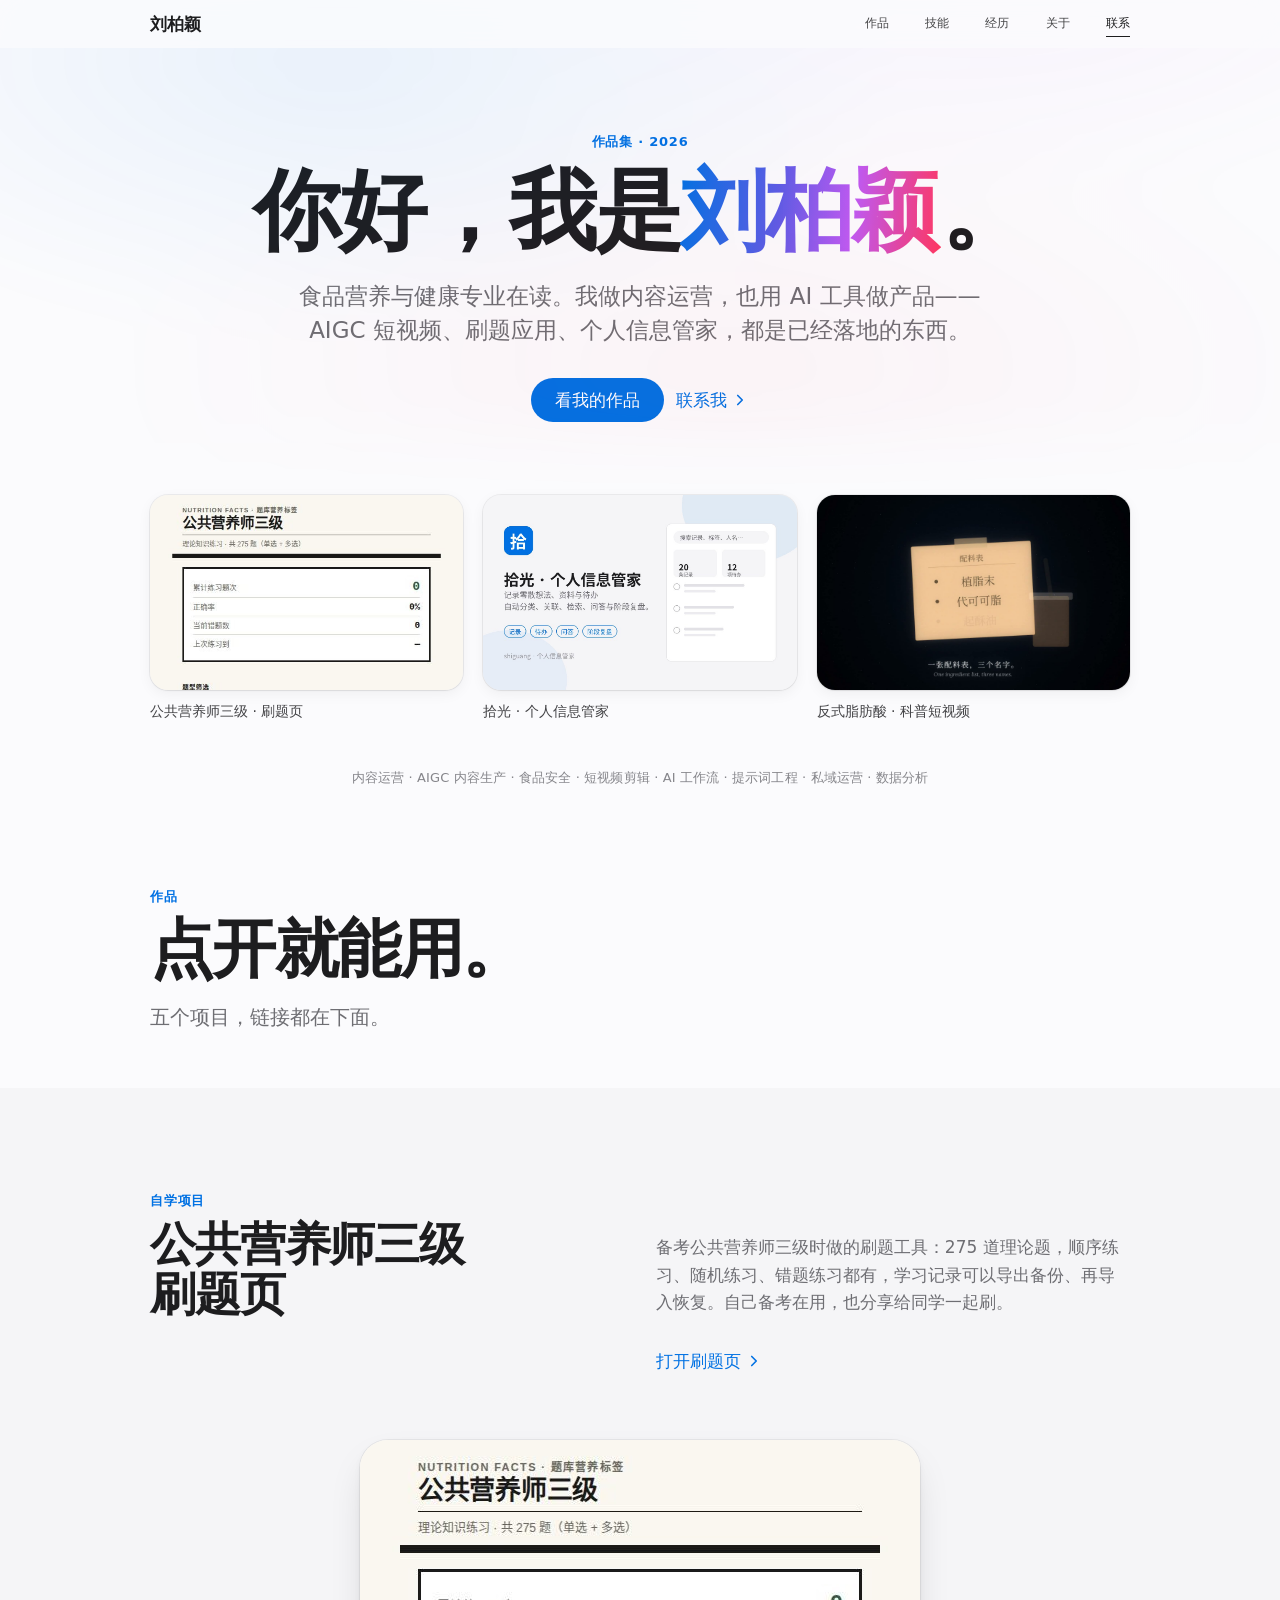
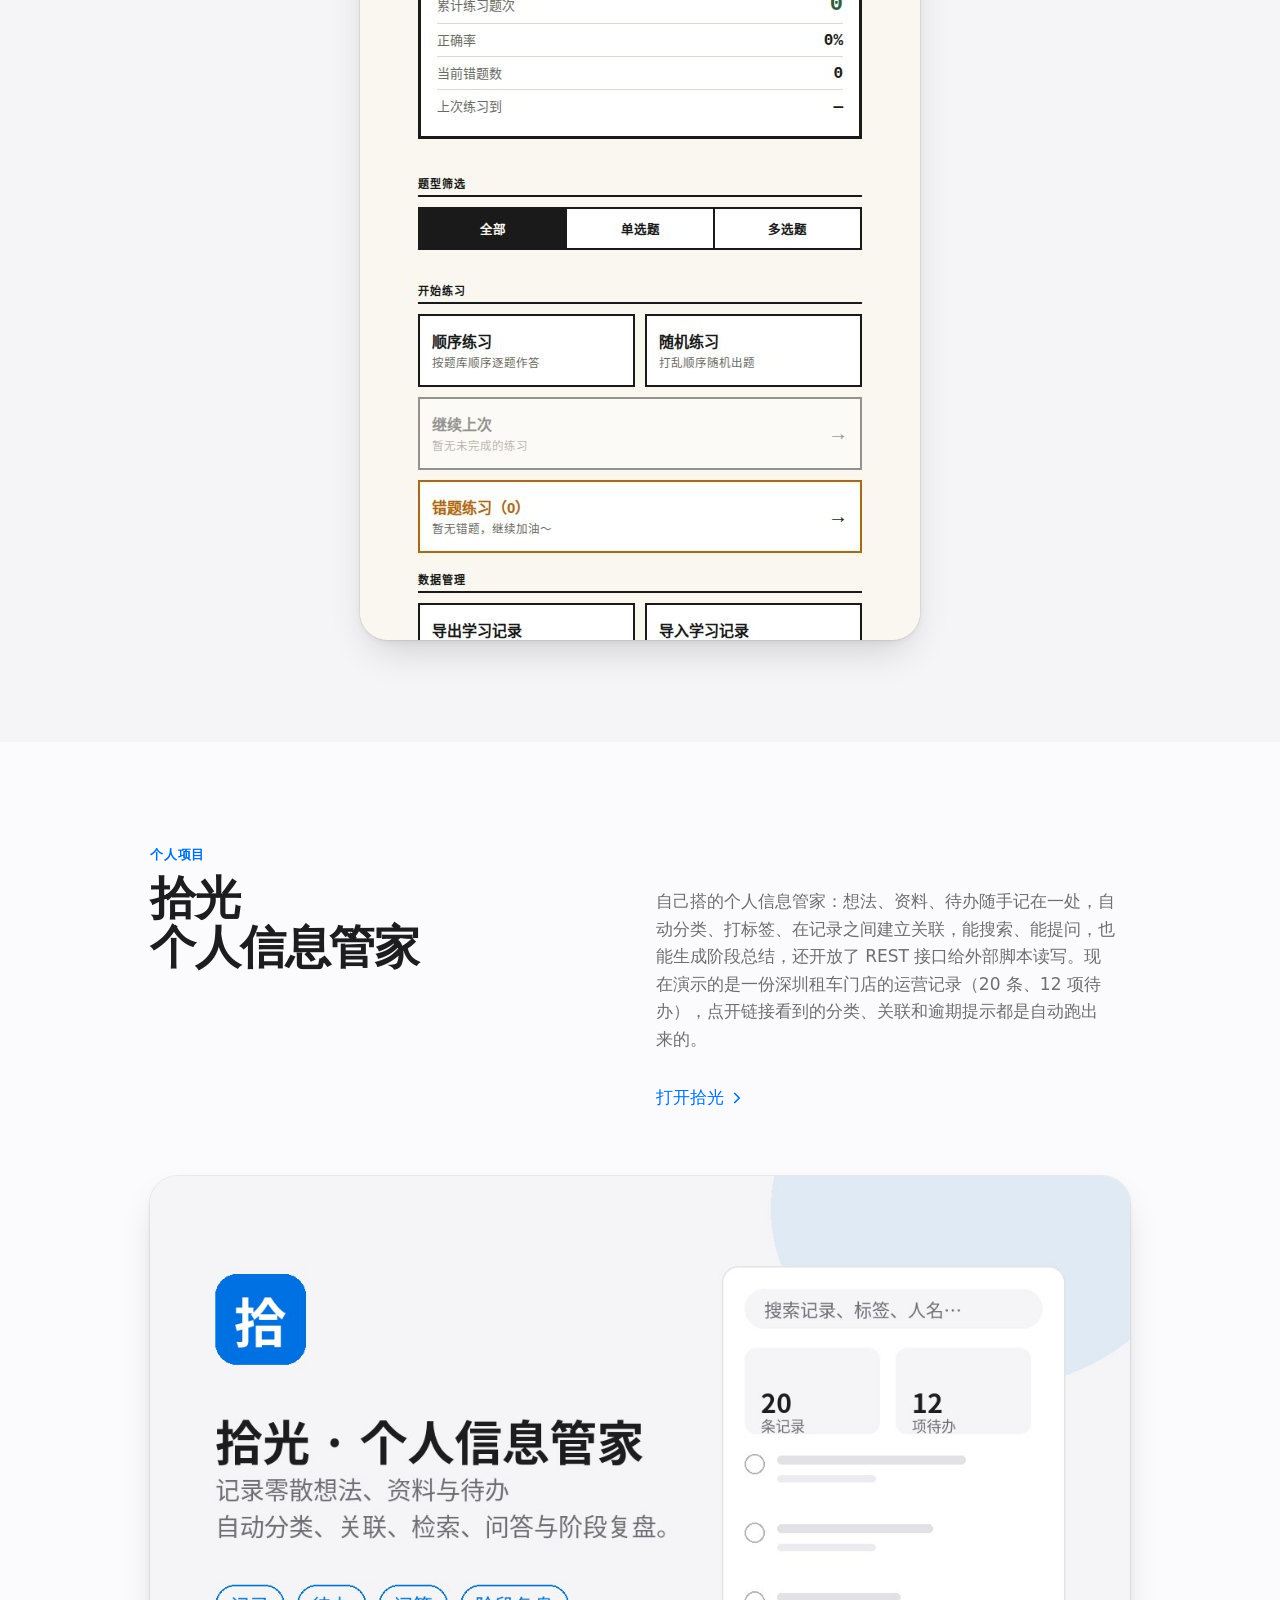
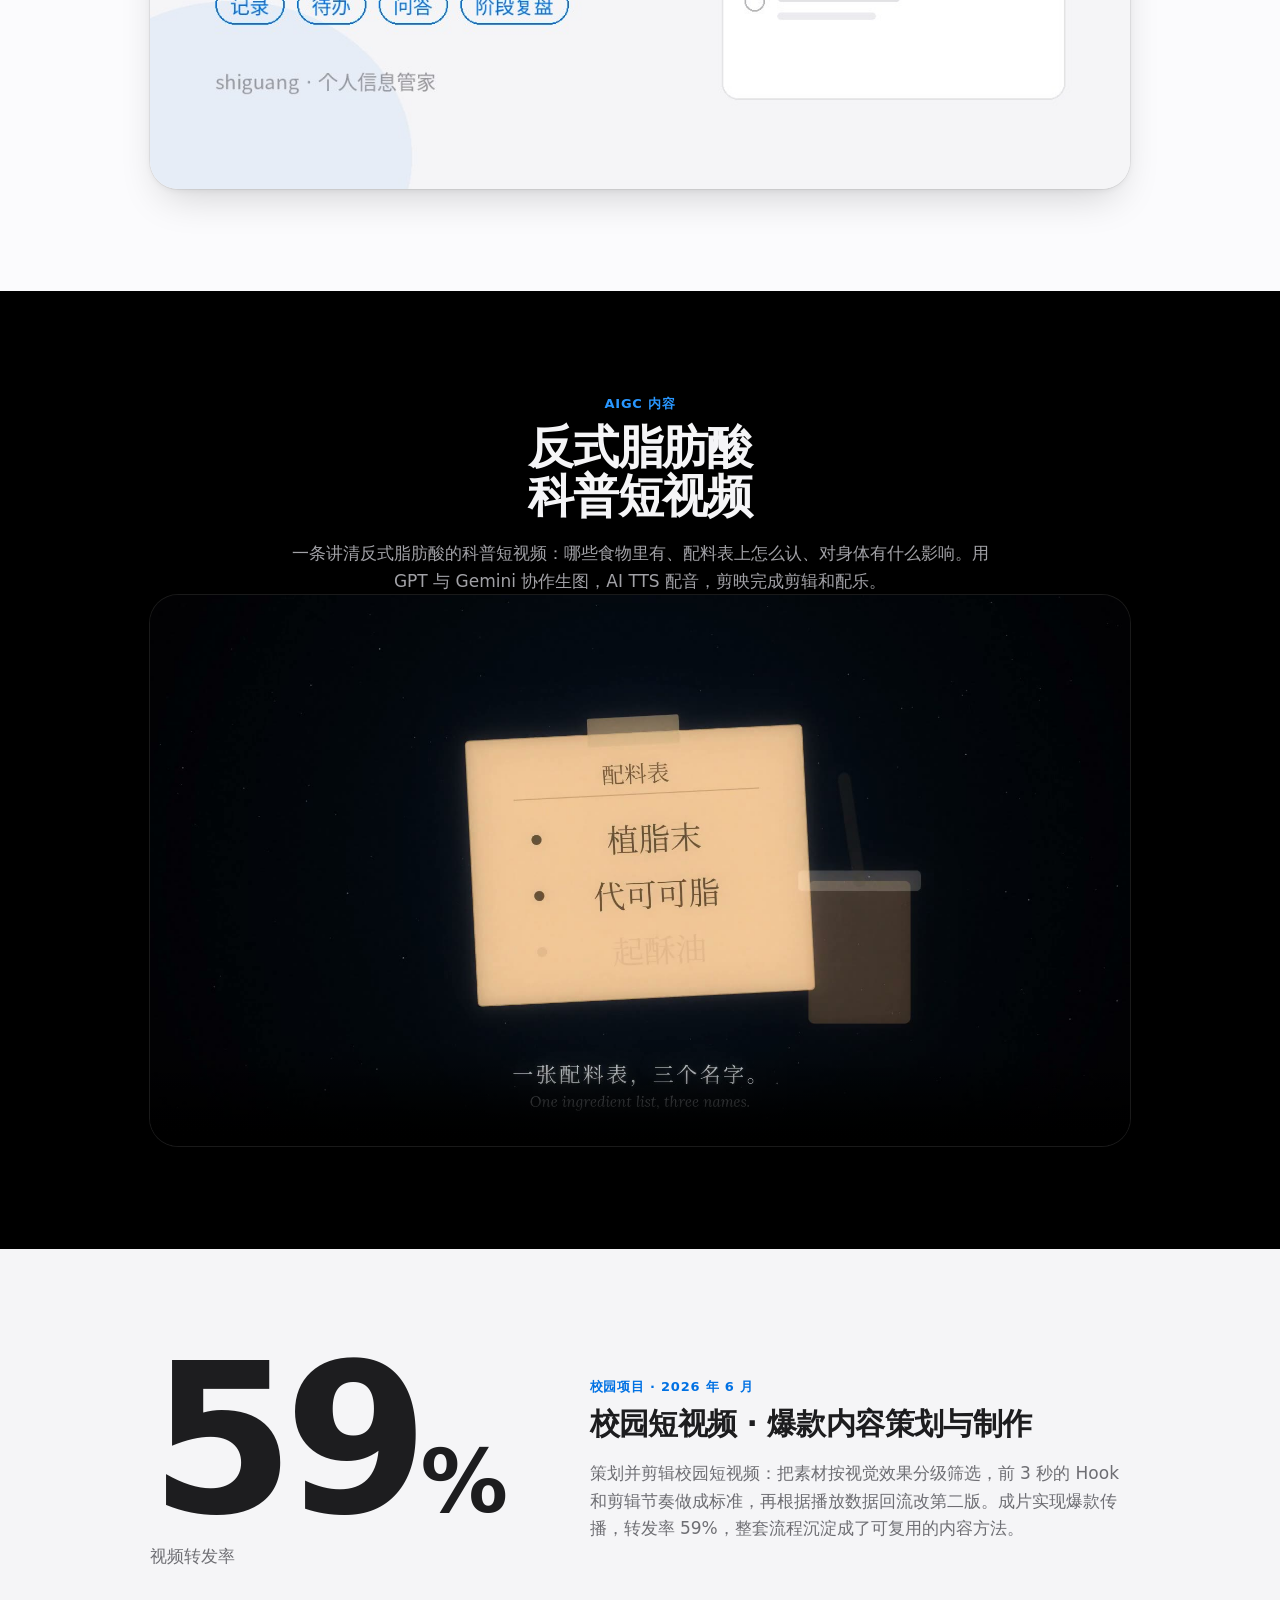
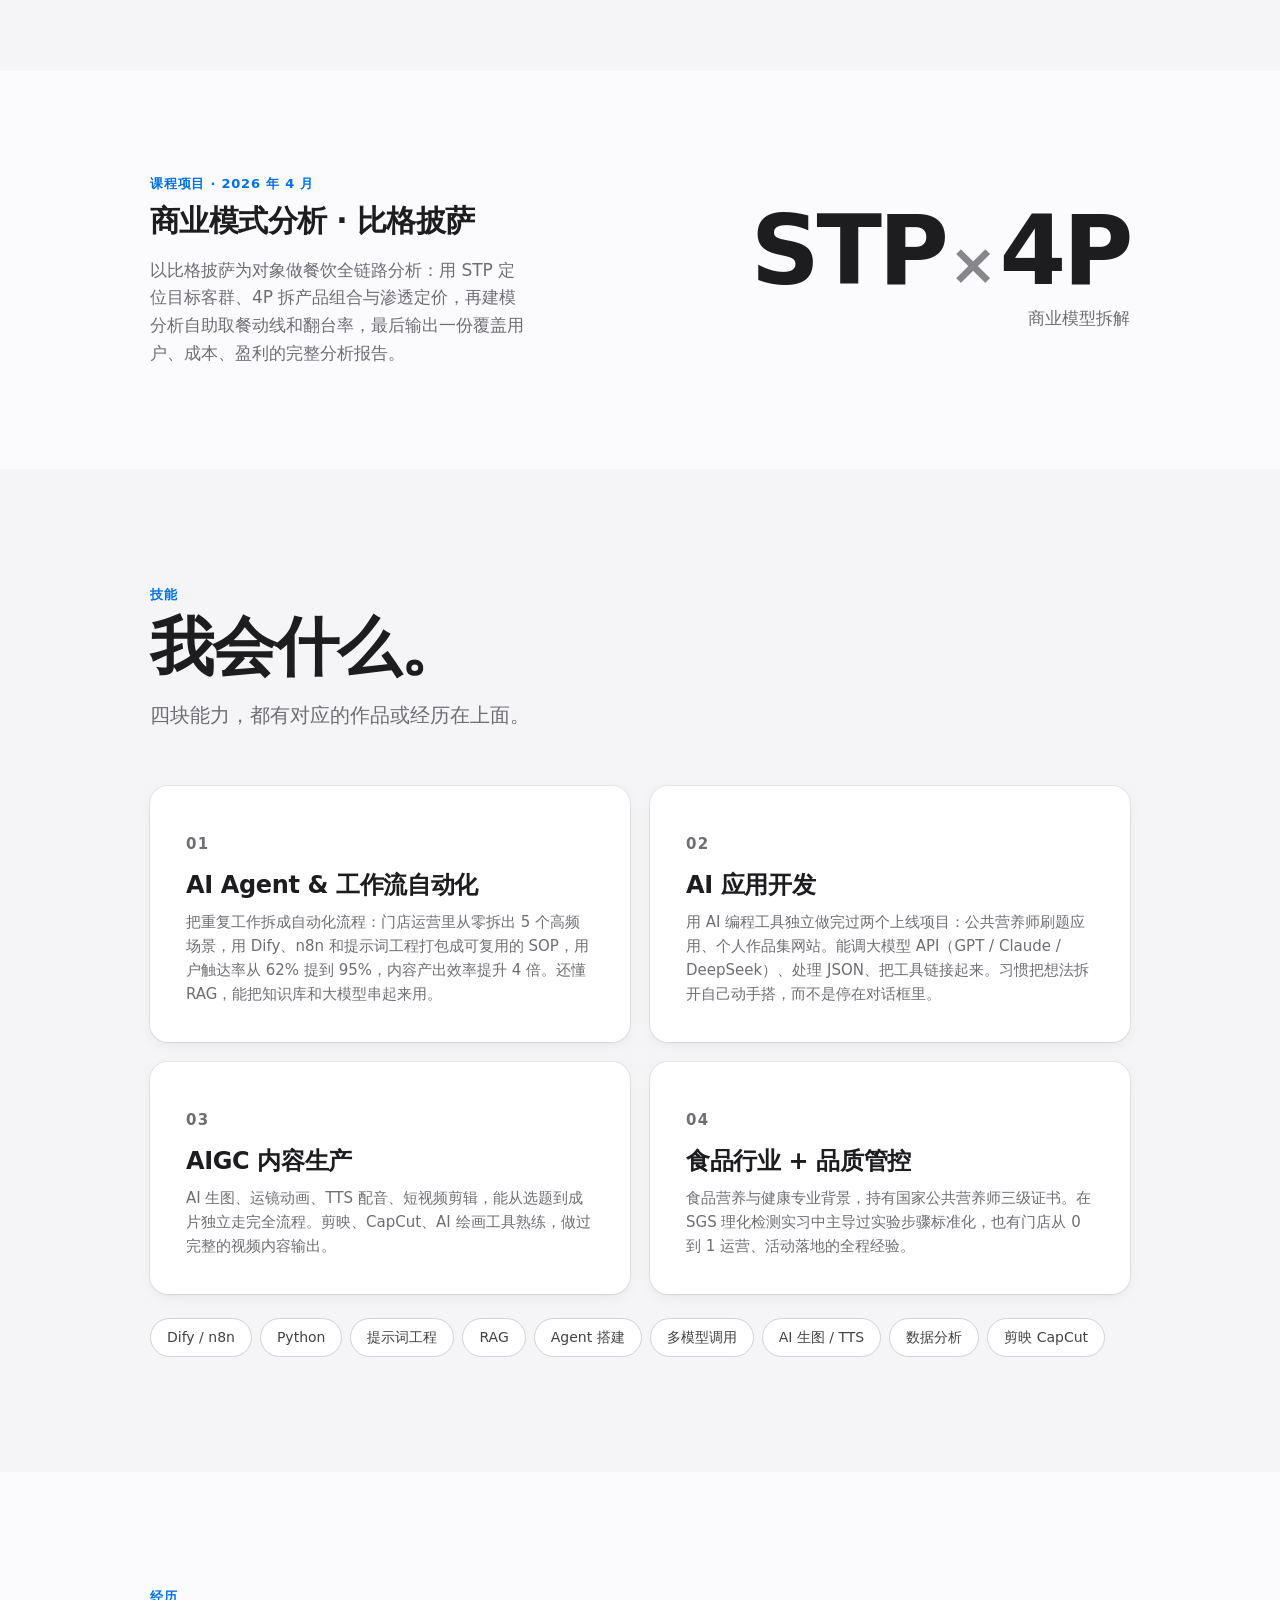
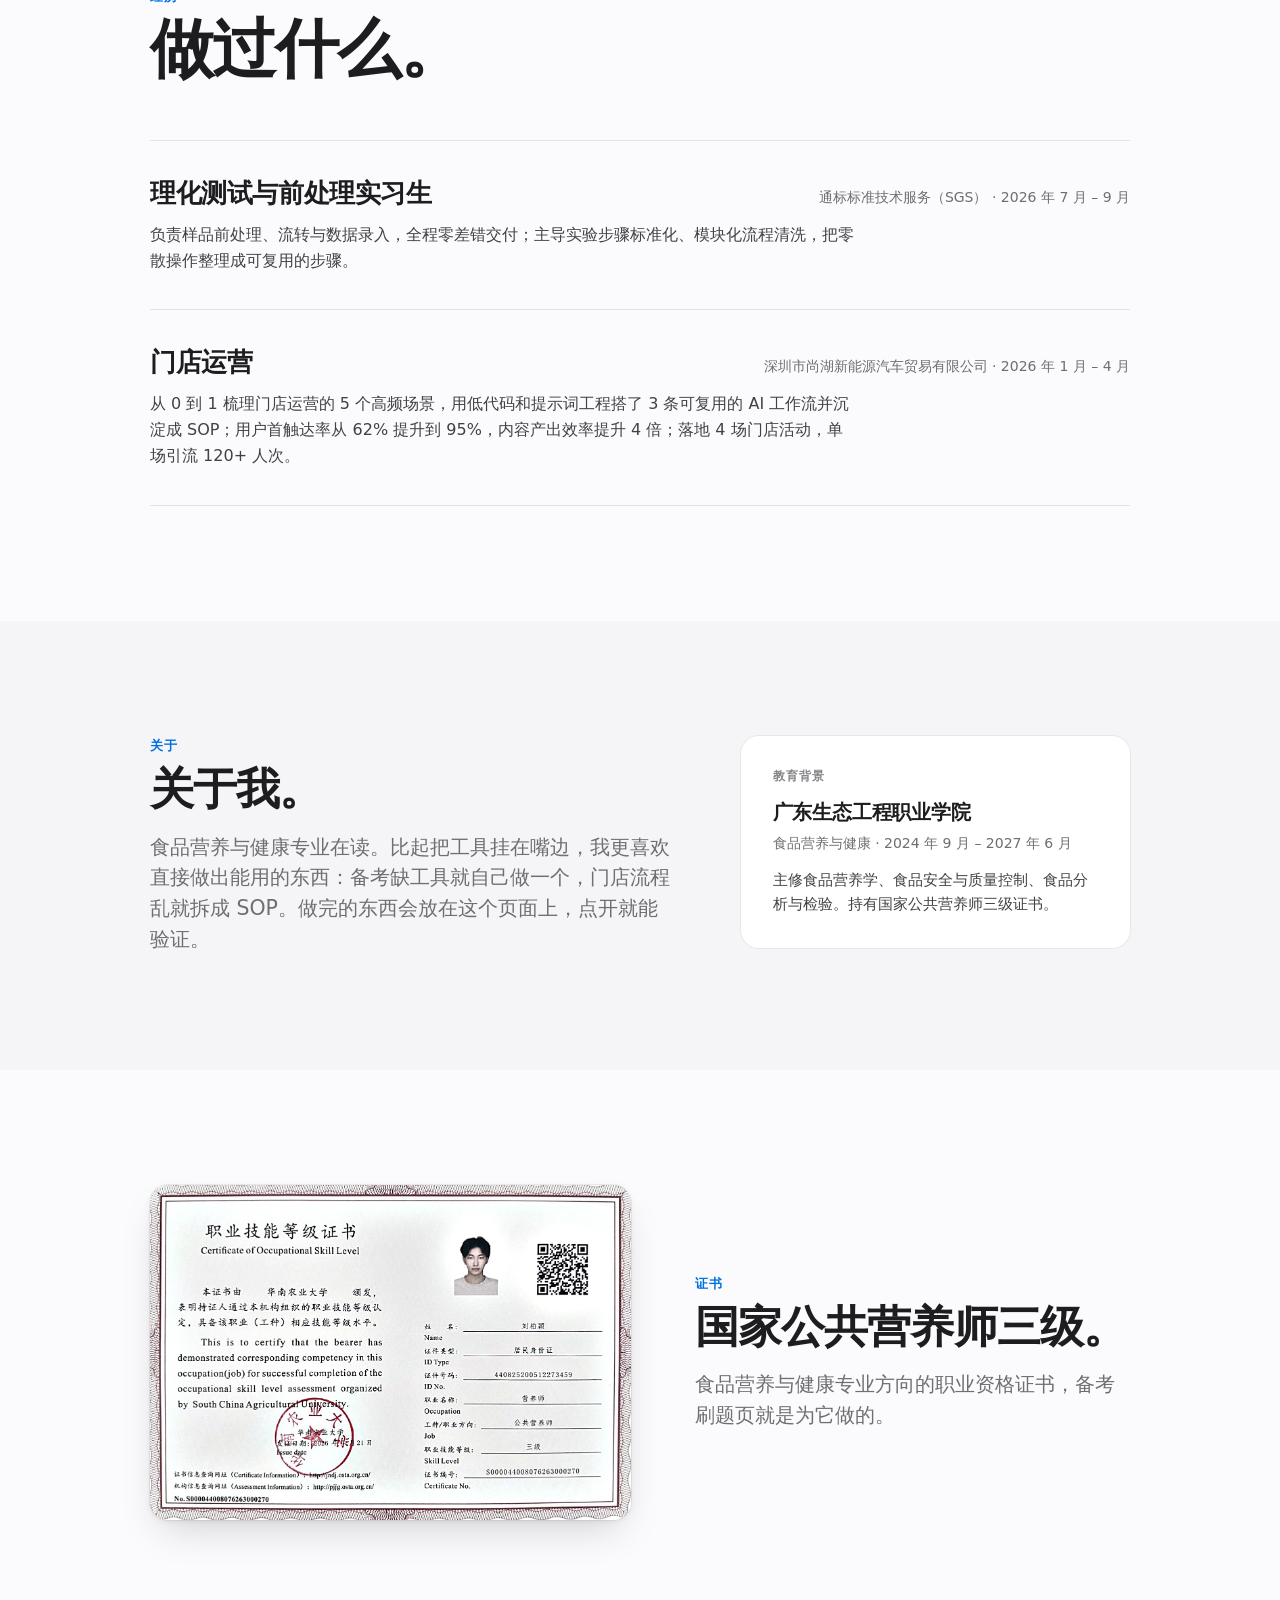
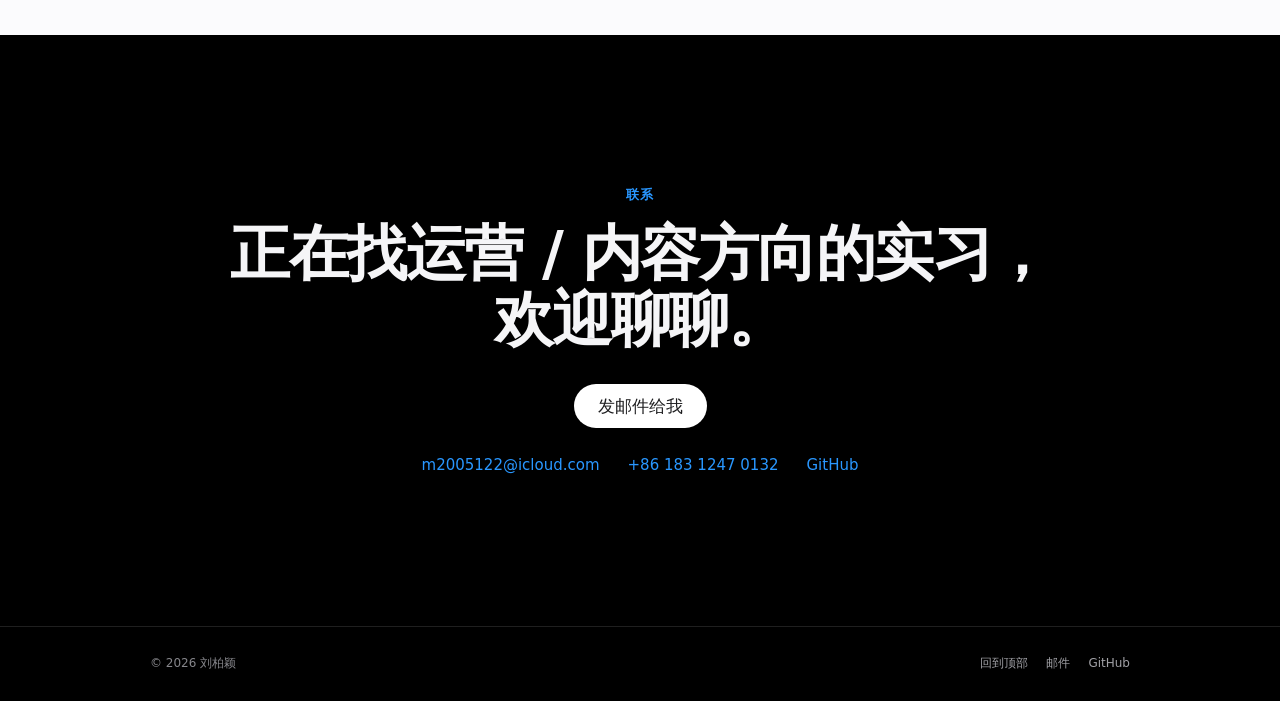
<file: index.html>
<!doctype html>
<html lang="zh-CN" class="no-js">
<head>
<meta charset="utf-8">
<meta name="viewport" content="width=device-width, initial-scale=1, viewport-fit=cover">
<title>刘柏颖 · 作品集</title>
<meta name="description" content="刘柏颖，食品营养与健康专业在读。内容运营 / AIGC 内容生产方向的实习作品集：公共营养师刷题页、拾光个人信息管家、科普短视频与商业分析。点开就能用。">
<meta name="author" content="刘柏颖">
<meta name="keywords" content="刘柏颖, 内容运营, AIGC, 食品安全, 作品集, 实习">
<meta name="color-scheme" content="light">
<meta name="theme-color" media="(prefers-color-scheme: light)" content="#fbfbfd">
<meta name="theme-color" media="(prefers-color-scheme: dark)" content="#fbfbfd">
<link rel="icon" href="favicon.ico">
<link rel="apple-touch-icon" href="apple-touch-icon.png">

<meta property="og:type" content="website">
<meta property="og:site_name" content="刘柏颖 · 作品集">
<meta property="og:title" content="刘柏颖 · 作品集">
<meta property="og:description" content="食品营养与健康专业在读，做内容运营和 AI 工具应用：AIGC 短视频、刷题应用、个人信息管家，点开就能用。">
<meta property="og:locale" content="zh_CN">
<meta name="twitter:card" content="summary">
<meta name="twitter:title" content="刘柏颖 · 作品集">
<meta name="twitter:description" content="食品营养与健康专业在读，做内容运营和 AI 工具应用：AIGC 短视频、刷题应用、个人信息管家。">

<script type="application/ld+json">
{"@context":"https://schema.org","@type":"Person","name":"刘柏颖","jobTitle":"内容运营 / AIGC 内容生产",
"alumniOf":{"@type":"CollegeOrUniversity","name":"广东生态工程职业学院"},
"knowsAbout":["内容运营","AIGC 内容生产","短视频剪辑","食品安全","AI 工作流","提示词工程","数据分析"],
"email":"m2005122@icloud.com","url":"https://wodejbhen.github.io/","sameAs":["https://github.com/wodejbhen"]}
</script>

<script>document.documentElement.classList.replace('no-js','js');/* If the behaviour layer never runs, nothing may stay hidden. */setTimeout(function(){if(!document.querySelector('.reveal.is-in'))document.documentElement.classList.remove('js')},2600)</script>
<link rel="stylesheet" href="site.css">
</head>
<body>
<a class="skip" href="#main">跳到主要内容</a>

<header class="nav" id="nav">
  <div class="nav__inner wrap">
    <a class="nav__brand" href="#top">刘柏颖</a>
    <nav class="nav__links" aria-label="主导航">
      <a href="#work">作品</a>
      <a href="#skills">技能</a>
      <a href="#experience">经历</a>
      <a href="#about">关于</a>
      <a href="#contact">联系</a>
    </nav>
    <button class="nav__menu" id="menuBtn" type="button" aria-expanded="false" aria-controls="menu" aria-label="打开菜单">
      <span></span><span></span>
    </button>
  </div>
</header>

<div class="menu" id="menu" hidden>
  <nav class="menu__links" aria-label="移动端导航">
    <a href="#work">作品</a>
    <a href="#skills">技能</a>
    <a href="#experience">经历</a>
    <a href="#about">关于</a>
    <a href="#contact">联系</a>
  </nav>
  <a class="menu__mail" href="mailto:m2005122@icloud.com">m2005122@icloud.com</a>
</div>

<main id="main">

  <!-- Hero -->
  <section class="hero" id="top">
    <div class="wrap hero__inner">
      <p class="eyebrow reveal">作品集 · 2026</p>
      <h1 class="hero__title reveal" style="--d:60ms">你好，我是<span class="grad">刘柏颖</span>。</h1>
      <p class="hero__sub reveal" style="--d:120ms">食品营养与健康专业在读。我做内容运营，也用 AI 工具做产品——AIGC 短视频、刷题应用、个人信息管家，都是已经落地的东西。</p>
      <p class="hero__cta reveal" style="--d:180ms">
        <a class="btn btn--primary" href="#work">看我的作品</a>
        <a class="link" href="#contact">联系我<svg viewBox="0 0 24 24" aria-hidden="true"><polyline points="9 18 15 12 9 6"/></svg></a>
      </p>

      <div class="lineup reveal" style="--d:240ms">
        <a class="lineup__item" href="#p-quiz">
          <span class="lineup__media" aria-hidden="true"><img src="quiz-page.jpg" width="560" height="800" alt="公共营养师三级刷题页截图" fetchpriority="high"></span>
          <span class="lineup__cap">公共营养师三级 · 刷题页</span>
        </a>
        <a class="lineup__item" href="#p-shiguang">
          <span class="lineup__media" aria-hidden="true"><img src="shiguang.jpg" width="1200" height="750" alt="拾光 · 个人信息管家封面" fetchpriority="high"></span>
          <span class="lineup__cap">拾光 · 个人信息管家</span>
        </a>
        <a class="lineup__item" href="#p-video">
          <span class="lineup__media" aria-hidden="true"><img src="video-poster.jpg" width="1920" height="1080" alt="反式脂肪酸科普短视频画面" fetchpriority="high"></span>
          <span class="lineup__cap">反式脂肪酸 · 科普短视频</span>
        </a>
      </div>

      <p class="hero__specs reveal" style="--d:300ms">内容运营 · AIGC 内容生产 · 食品安全 · 短视频剪辑 · AI 工作流 · 提示词工程 · 私域运营 · 数据分析</p>
    </div>
  </section>

  <!-- 作品 -->
  <section class="work" id="work">
    <div class="wrap section-head reveal">
      <p class="eyebrow">作品</p>
      <h2 class="display">点开就能用。</h2>
      <p class="lede">五个项目，链接都在下面。</p>
    </div>

    <article class="chapter chapter--gray" id="p-quiz">
      <div class="wrap">
        <div class="chapter__intro reveal">
          <div>
            <p class="eyebrow">自学项目</p>
            <h3 class="chapter__title">公共营养师三级<br>刷题页</h3>
          </div>
          <div class="chapter__detail">
            <p class="chapter__body">备考公共营养师三级时做的刷题工具：275 道理论题，顺序练习、随机练习、错题练习都有，学习记录可以导出备份、再导入恢复。自己备考在用，也分享给同学一起刷。</p>
            <p class="chapter__links"><a class="link" href="quiz.html" target="_blank" rel="noopener">打开刷题页<svg viewBox="0 0 24 24" aria-hidden="true"><polyline points="9 18 15 12 9 6"/></svg></a></p>
          </div>
        </div>
        <figure class="shot shot--page reveal" style="--d:100ms">
          <img src="quiz-page.jpg" width="560" height="800" alt="刷题页首页：题库概览、题型筛选与练习入口" loading="lazy" decoding="async">
        </figure>
      </div>
    </article>

    <article class="chapter" id="p-shiguang">
      <div class="wrap">
        <div class="chapter__intro reveal">
          <div>
            <p class="eyebrow">个人项目</p>
            <h3 class="chapter__title">拾光<br>个人信息管家</h3>
          </div>
          <div class="chapter__detail">
            <p class="chapter__body">自己搭的个人信息管家：想法、资料、待办随手记在一处，自动分类、打标签、在记录之间建立关联，能搜索、能提问，也能生成阶段总结，还开放了 REST 接口给外部脚本读写。现在演示的是一份深圳租车门店的运营记录（20 条、12 项待办），点开链接看到的分类、关联和逾期提示都是自动跑出来的。</p>
            <p class="chapter__links"><a class="link" href="https://shiguang-31231.app.workbuddy.host/?sharecode=F2BNRLCKPN" target="_blank" rel="noopener">打开拾光<svg viewBox="0 0 24 24" aria-hidden="true"><polyline points="9 18 15 12 9 6"/></svg></a></p>
          </div>
        </div>
        <figure class="shot shot--wide reveal" style="--d:100ms">
          <img src="shiguang.jpg" width="1200" height="750" alt="拾光首页：20 条记录、12 项待办的搜索与筛选界面" loading="lazy" decoding="async">
        </figure>
      </div>
    </article>

    <article class="chapter chapter--dark" id="p-video">
      <div class="wrap">
        <div class="chapter__text chapter__text--center reveal">
          <p class="eyebrow eyebrow--light">AIGC 内容</p>
          <h3 class="chapter__title">反式脂肪酸<br>科普短视频</h3>
          <p class="chapter__body">一条讲清反式脂肪酸的科普短视频：哪些食物里有、配料表上怎么认、对身体有什么影响。用 GPT 与 Gemini 协作生图，AI TTS 配音，剪映完成剪辑和配乐。</p>
        </div>
        <figure class="shot shot--dark reveal" style="--d:80ms">
          <video controls preload="none" poster="video-poster.jpg" playsinline>
            <source src="fanzhizhifang.mp4" type="video/mp4">
            你的浏览器不支持视频播放。<a href="fanzhizhifang.mp4">下载视频</a>
          </video>
        </figure>
      </div>
    </article>

    <article class="chapter chapter--gray" id="p-campus">
      <div class="wrap stat-grid">
        <div class="stat-block reveal">
          <p class="stat">59<span>%</span></p>
          <p class="stat__label">视频转发率</p>
        </div>
        <div class="chapter__text reveal" style="--d:80ms">
          <p class="eyebrow">校园项目 · 2026 年 6 月</p>
          <h3 class="chapter__title chapter__title--sm">校园短视频 · 爆款内容策划与制作</h3>
          <p class="chapter__body">策划并剪辑校园短视频：把素材按视觉效果分级筛选，前 3 秒的 Hook 和剪辑节奏做成标准，再根据播放数据回流改第二版。成片实现爆款传播，转发率 59%，整套流程沉淀成了可复用的内容方法。</p>
        </div>
      </div>
    </article>

    <article class="chapter" id="p-biz">
      <div class="wrap stat-grid stat-grid--rev">
        <div class="chapter__text reveal">
          <p class="eyebrow">课程项目 · 2026 年 4 月</p>
          <h3 class="chapter__title chapter__title--sm">商业模式分析 · 比格披萨</h3>
          <p class="chapter__body">以比格披萨为对象做餐饮全链路分析：用 STP 定位目标客群、4P 拆产品组合与渗透定价，再建模分析自助取餐动线和翻台率，最后输出一份覆盖用户、成本、盈利的完整分析报告。</p>
        </div>
        <div class="stat-block stat-block--right reveal" style="--d:80ms">
          <p class="stat stat--sm">STP<span>×</span>4P</p>
          <p class="stat__label">商业模型拆解</p>
        </div>
      </div>
    </article>
  </section>

  <!-- 技能 -->
  <section class="skills" id="skills">
    <div class="wrap">
      <div class="section-head reveal">
        <p class="eyebrow">技能</p>
        <h2 class="display">我会什么。</h2>
        <p class="lede">四块能力，都有对应的作品或经历在上面。</p>
      </div>

      <div class="cards">
        <div class="card reveal">
          <p class="card__idx">01</p>
          <h3>AI Agent &amp; 工作流自动化</h3>
          <p>把重复工作拆成自动化流程：门店运营里从零拆出 5 个高频场景，用 Dify、n8n 和提示词工程打包成可复用的 SOP，用户触达率从 62% 提到 95%，内容产出效率提升 4 倍。还懂 RAG，能把知识库和大模型串起来用。</p>
        </div>
        <div class="card reveal" style="--d:60ms">
          <p class="card__idx">02</p>
          <h3>AI 应用开发</h3>
          <p>用 AI 编程工具独立做完过两个上线项目：公共营养师刷题应用、个人作品集网站。能调大模型 API（GPT / Claude / DeepSeek）、处理 JSON、把工具链接起来。习惯把想法拆开自己动手搭，而不是停在对话框里。</p>
        </div>
        <div class="card reveal" style="--d:120ms">
          <p class="card__idx">03</p>
          <h3>AIGC 内容生产</h3>
          <p>AI 生图、运镜动画、TTS 配音、短视频剪辑，能从选题到成片独立走完全流程。剪映、CapCut、AI 绘画工具熟练，做过完整的视频内容输出。</p>
        </div>
        <div class="card reveal" style="--d:180ms">
          <p class="card__idx">04</p>
          <h3>食品行业 + 品质管控</h3>
          <p>食品营养与健康专业背景，持有国家公共营养师三级证书。在 SGS 理化检测实习中主导过实验步骤标准化，也有门店从 0 到 1 运营、活动落地的全程经验。</p>
        </div>
      </div>

      <ul class="tags reveal">
        <li>Dify / n8n</li><li>Python</li><li>提示词工程</li><li>RAG</li><li>Agent 搭建</li>
        <li>多模型调用</li><li>AI 生图 / TTS</li><li>数据分析</li><li>剪映 CapCut</li>
      </ul>
    </div>
  </section>

  <!-- 经历 -->
  <section class="experience" id="experience">
    <div class="wrap">
      <div class="section-head reveal">
        <p class="eyebrow">经历</p>
        <h2 class="display">做过什么。</h2>
      </div>

      <div class="rows">
        <div class="row reveal">
          <div class="row__head">
            <h3>理化测试与前处理实习生</h3>
            <p class="row__meta">通标标准技术服务（SGS） · 2026 年 7 月 – 9 月</p>
          </div>
          <p class="row__body">负责样品前处理、流转与数据录入，全程零差错交付；主导实验步骤标准化、模块化流程清洗，把零散操作整理成可复用的步骤。</p>
        </div>
        <div class="row reveal" style="--d:60ms">
          <div class="row__head">
            <h3>门店运营</h3>
            <p class="row__meta">深圳市尚湖新能源汽车贸易有限公司 · 2026 年 1 月 – 4 月</p>
          </div>
          <p class="row__body">从 0 到 1 梳理门店运营的 5 个高频场景，用低代码和提示词工程搭了 3 条可复用的 AI 工作流并沉淀成 SOP；用户首触达率从 62% 提升到 95%，内容产出效率提升 4 倍；落地 4 场门店活动，单场引流 120+ 人次。</p>
        </div>
      </div>
    </div>
  </section>

  <!-- 关于 -->
  <section class="about" id="about">
    <div class="wrap about__grid">
      <div class="about__text reveal">
        <p class="eyebrow">关于</p>
        <h2 class="display display--sm">关于我。</h2>
        <p class="lede">食品营养与健康专业在读。比起把工具挂在嘴边，我更喜欢直接做出能用的东西：备考缺工具就自己做一个，门店流程乱就拆成 SOP。做完的东西会放在这个页面上，点开就能验证。</p>
      </div>
      <div class="edu reveal" style="--d:80ms">
        <p class="edu__label">教育背景</p>
        <h3>广东生态工程职业学院</h3>
        <p class="edu__meta">食品营养与健康 · 2024 年 9 月 – 2027 年 6 月</p>
        <p class="edu__body">主修食品营养学、食品安全与质量控制、食品分析与检验。持有国家公共营养师三级证书。</p>
      </div>
    </div>
  </section>

  <!-- 证书 -->
  <section class="proof" id="certificate">
    <div class="wrap proof__grid">
      <figure class="proof__media reveal">
        <img src="certificate.jpg" width="1421" height="989" alt="国家公共营养师三级证书" loading="lazy" decoding="async">
      </figure>
      <div class="proof__text reveal" style="--d:80ms">
        <p class="eyebrow">证书</p>
        <h2 class="display display--sm">国家公共营养师三级。</h2>
        <p class="lede">食品营养与健康专业方向的职业资格证书，备考刷题页就是为它做的。</p>
      </div>
    </div>
  </section>

  <!-- 联系 -->
  <section class="contact" id="contact">
    <div class="wrap contact__inner">
      <p class="eyebrow eyebrow--light reveal">联系</p>
      <h2 class="contact__title reveal" style="--d:60ms">正在找运营 / 内容方向的实习，<br class="br">欢迎聊聊。</h2>
      <p class="contact__cta reveal" style="--d:120ms">
        <a class="btn btn--light" href="mailto:m2005122@icloud.com">发邮件给我</a>
      </p>
      <div class="contact__links reveal" style="--d:180ms">
        <a href="mailto:m2005122@icloud.com">m2005122@icloud.com</a>
        <a href="tel:+8618312470132">+86 183 1247 0132</a>
        <a href="https://github.com/wodejbhen" target="_blank" rel="noopener">GitHub</a>
      </div>
    </div>
  </section>
</main>

<footer class="footer">
  <div class="wrap footer__inner">
    <p>© 2026 刘柏颖</p>
    <p class="footer__links">
      <a href="#top">回到顶部</a>
      <a href="mailto:m2005122@icloud.com">邮件</a>
      <a href="https://github.com/wodejbhen" target="_blank" rel="noopener">GitHub</a>
    </p>
  </div>
</footer>

<script src="site.js" defer></script>
</body>
</html>
</file>
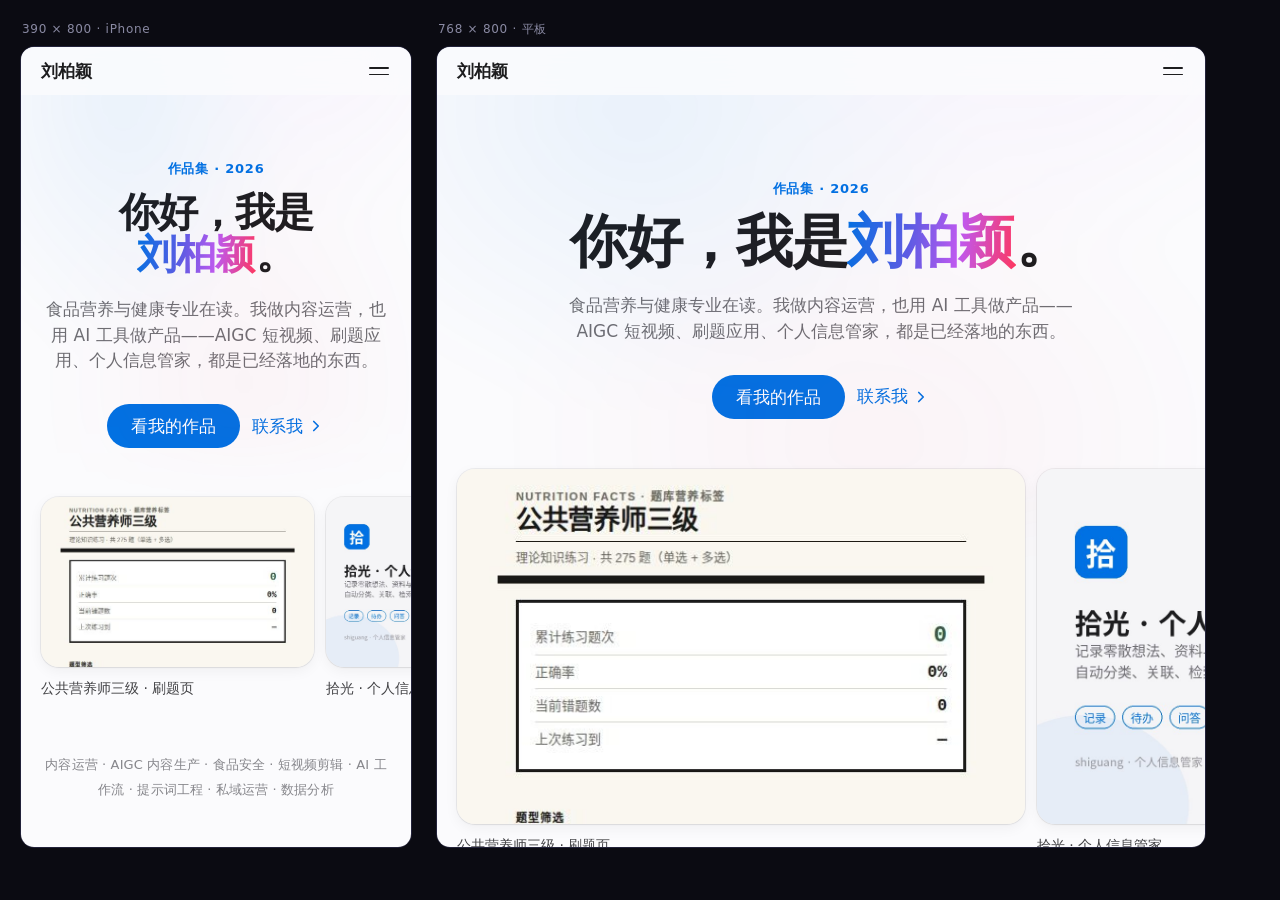
<file: mobile-check.html>
<!doctype html>
<html lang="zh-CN">
<head>
<meta charset="utf-8">
<meta name="viewport" content="width=device-width, initial-scale=1">
<title>预览：移动端检查</title>
<style>
  html { background: #0b0b12; }
  body { margin: 0; padding: 20px; display: flex; gap: 24px; align-items: flex-start;
         font: 12px/1.5 -apple-system, "PingFang SC", system-ui, sans-serif; color: #8a8aa3; }
  figure { margin: 0; }
  figcaption { padding: 0 2px 8px; letter-spacing: .06em; }
  iframe { display: block; border: 1px solid #22223a; border-radius: 14px; background: #05050d; }
</style>
</head>
<body>
  <figure>
    <figcaption>390 × 800 · iPhone</figcaption>
    <iframe src="index.html" width="390" height="800" title="390 宽预览"></iframe>
  </figure>
  <figure>
    <figcaption>768 × 800 · 平板</figcaption>
    <iframe src="index.html" width="768" height="800" title="768 宽预览"></iframe>
  </figure>
</body>
</html>
</file>
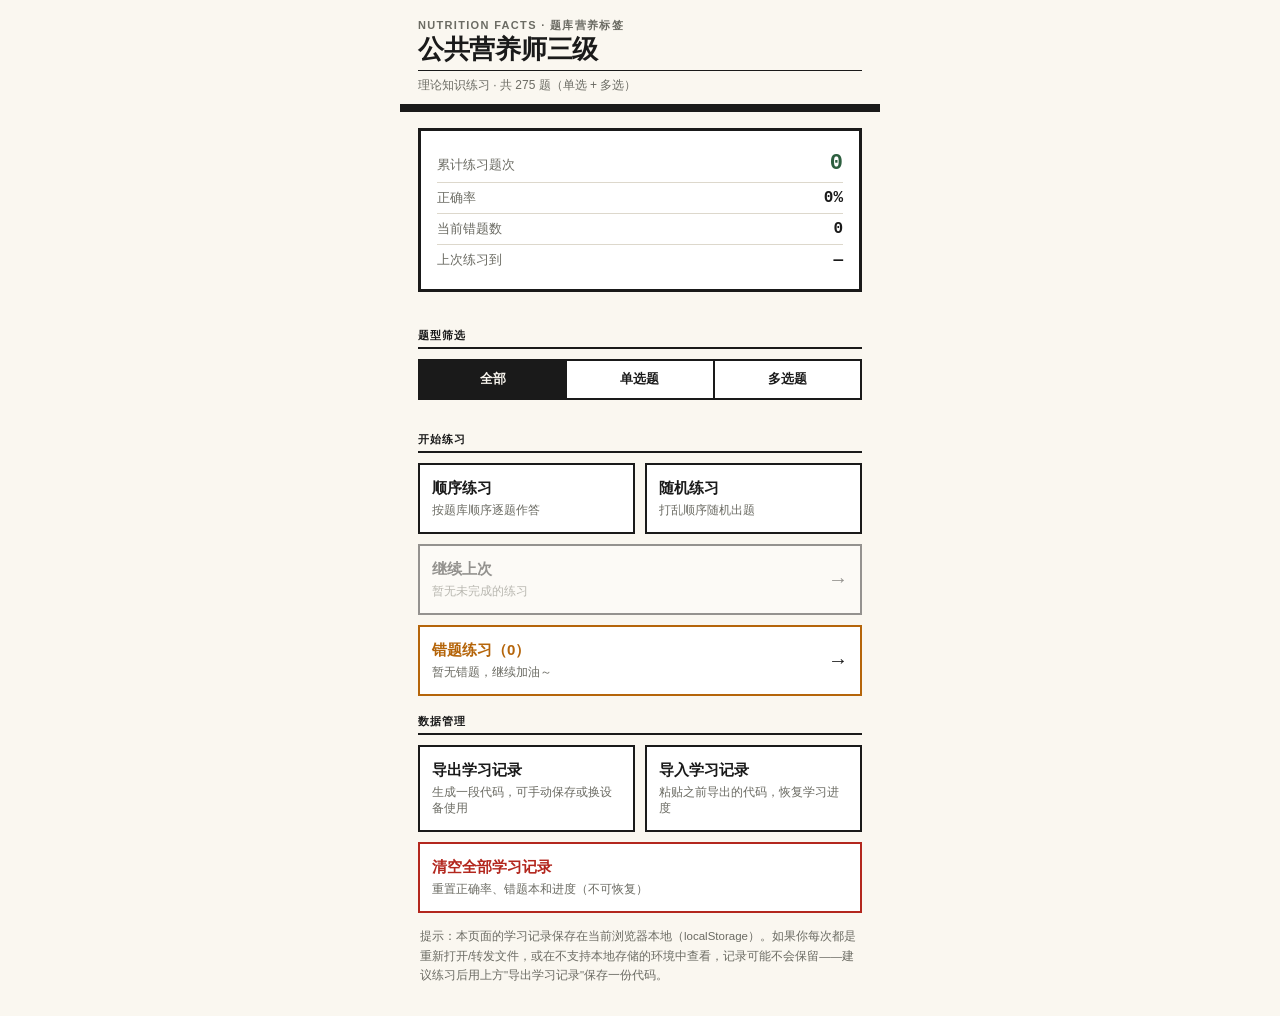
<file: quiz.html>
<!DOCTYPE html>
<html lang="zh-CN">
<head>
<meta charset="UTF-8">
<meta name="viewport" content="width=device-width, initial-scale=1.0, maximum-scale=1.0, user-scalable=no">
<title>公共营养师三级 · 题库练习</title>
<style>
  :root{
    --ink:#1a1a1a;
    --paper:#faf7f0;
    --card:#ffffff;
    --green:#2d5f3f;
    --green-light:#e7f0e9;
    --amber:#b5650a;
    --amber-light:#fbeede;
    --red:#b3271e;
    --red-light:#fbe9e7;
    --line:#1a1a1a;
    --muted:#6b6b63;
  }
  *{box-sizing:border-box;}
  html,body{margin:0;padding:0;}
  body{
    background:var(--paper);
    color:var(--ink);
    font-family:-apple-system,BlinkMacSystemFont,"PingFang SC","Helvetica Neue",Arial,sans-serif;
    -webkit-tap-highlight-color: transparent;
    min-height:100vh;
    display:flex;
    flex-direction:column;
    align-items:center;
  }
  .app{
    width:100%;
    max-width:480px;
    min-height:100vh;
    background:var(--paper);
    display:flex;
    flex-direction:column;
    position:relative;
  }
  /* ---------- Nutrition-label inspired header ---------- */
  .label-header{
    border-bottom:8px solid var(--ink);
    padding:18px 18px 10px;
  }
  .label-header .eyebrow{
    font-size:11px;
    letter-spacing:.12em;
    text-transform:uppercase;
    color:var(--muted);
    font-weight:700;
  }
  .label-header h1{
    margin:2px 0 6px;
    font-size:26px;
    font-weight:900;
    letter-spacing:-0.01em;
    font-stretch:condensed;
    font-family:"Arial Narrow",Arial,sans-serif;
    line-height:1.1;
  }
  .label-header .sub{
    font-size:12px;
    color:var(--muted);
    border-top:1px solid var(--ink);
    padding-top:6px;
  }

  /* ---------- generic screen container ---------- */
  .screen{
    flex:1;
    display:flex;
    flex-direction:column;
    padding:16px 18px 100px;
  }
  .hidden{display:none !important;}

  /* ---------- Home screen ---------- */
  .stat-panel{
    border:3px solid var(--ink);
    background:var(--card);
    padding:14px 16px;
    margin-bottom:18px;
  }
  .stat-panel .stat-row{
    display:flex;
    justify-content:space-between;
    align-items:baseline;
    padding:6px 0;
    border-bottom:1px solid #ddd8cc;
    font-size:13px;
  }
  .stat-panel .stat-row:last-child{border-bottom:none;}
  .stat-panel .stat-row .label{color:var(--muted);}
  .stat-panel .stat-row .value{
    font-family:"Courier New",monospace;
    font-weight:700;
    font-size:16px;
  }
  .stat-panel .stat-row.total .value{font-size:22px; color:var(--green);}

  .section-label{
    font-size:11px;
    font-weight:800;
    letter-spacing:.1em;
    text-transform:uppercase;
    color:var(--ink);
    margin:18px 0 10px;
    padding-bottom:4px;
    border-bottom:2px solid var(--ink);
  }

  .mode-grid{
    display:grid;
    grid-template-columns:1fr 1fr;
    gap:10px;
  }
  .mode-card{
    border:2px solid var(--ink);
    background:var(--card);
    padding:14px 12px;
    text-align:left;
    cursor:pointer;
    font-family:inherit;
    color:var(--ink);
  }
  .mode-card:active{ background:var(--green-light); }
  .mode-card .mc-title{
    font-weight:800;
    font-size:15px;
    margin-bottom:4px;
  }
  .mode-card .mc-desc{
    font-size:11.5px;
    color:var(--muted);
    line-height:1.4;
  }
  .mode-card.wide{grid-column:1 / -1; display:flex; align-items:center; justify-content:space-between;}
  .mode-card.danger{border-color:var(--red); }
  .mode-card.danger .mc-title{color:var(--red);}
  .mode-card.accent{border-color:var(--amber);}
  .mode-card.accent .mc-title{color:var(--amber);}

  .type-toggle{
    display:flex;
    border:2px solid var(--ink);
    margin-bottom:14px;
  }
  .type-toggle button{
    flex:1;
    border:none;
    background:var(--card);
    padding:10px 6px;
    font-size:12.5px;
    font-weight:700;
    font-family:inherit;
    color:var(--ink);
    border-right:2px solid var(--ink);
  }
  .type-toggle button:last-child{border-right:none;}
  .type-toggle button.active{background:var(--ink); color:var(--paper);}

  /* ---------- Quiz screen ---------- */
  .quiz-topbar{
    display:flex;
    align-items:center;
    justify-content:space-between;
    padding:14px 18px;
    border-bottom:3px solid var(--ink);
    background:var(--paper);
    position:sticky;
    top:0;
    z-index:5;
  }
  .quiz-topbar button.back{
    border:none;
    background:none;
    font-size:22px;
    line-height:1;
    color:var(--ink);
    padding:4px 6px;
    font-family:inherit;
  }
  .quiz-topbar .progress-text{
    font-family:"Courier New",monospace;
    font-weight:700;
    font-size:14px;
  }
  .progress-bar-outer{
    height:6px;
    background:#e6e1d3;
    border-bottom:2px solid var(--ink);
  }
  .progress-bar-inner{
    height:100%;
    background:var(--green);
    width:0%;
    transition:width .25s ease;
  }

  .qcard{
    border:3px solid var(--ink);
    background:var(--card);
    margin-top:16px;
    padding:0;
  }
  .qcard .qtype-bar{
    display:flex;
    justify-content:space-between;
    align-items:center;
    padding:8px 14px;
    border-bottom:2px solid var(--ink);
    background:var(--ink);
    color:var(--paper);
    font-size:11px;
    font-weight:800;
    letter-spacing:.06em;
  }
  .qcard .qtype-bar .qnum{font-family:"Courier New",monospace;}
  .qcard .qbody{
    padding:16px 16px 6px;
    font-size:16px;
    line-height:1.6;
    font-weight:600;
  }
  .qcard .uncertain-flag{
    margin:0 16px 10px;
    padding:8px 10px;
    background:var(--amber-light);
    border:1px solid var(--amber);
    color:var(--amber);
    font-size:11.5px;
    line-height:1.5;
  }

  .options{
    list-style:none;
    margin:0;
    padding:0 0 10px;
  }
  .options li{
    border-top:1px solid #e3ded0;
    margin:0 16px;
  }
  .opt-btn{
    width:100%;
    display:flex;
    align-items:flex-start;
    gap:10px;
    background:none;
    border:none;
    text-align:left;
    padding:12px 2px;
    font-family:inherit;
    font-size:14.5px;
    line-height:1.5;
    color:var(--ink);
    cursor:pointer;
  }
  .opt-letter{
    flex:0 0 auto;
    width:26px;
    height:26px;
    border:2px solid var(--ink);
    border-radius:50%;
    display:flex;
    align-items:center;
    justify-content:center;
    font-weight:800;
    font-size:13px;
  }
  .opt-btn.multi .opt-letter{border-radius:4px;}
  .opt-text{flex:1; padding-top:3px;}

  .opt-btn.selected .opt-letter{background:var(--ink); color:var(--paper);}
  .opt-btn.correct .opt-letter{background:var(--green); border-color:var(--green); color:#fff;}
  .opt-btn.correct .opt-text{color:var(--green); font-weight:700;}
  .opt-btn.wrong .opt-letter{background:var(--red); border-color:var(--red); color:#fff;}
  .opt-btn.wrong .opt-text{color:var(--red); font-weight:700; text-decoration:line-through;}
  .opt-btn.disabled{cursor:default;}

  .feedback-bar{
    margin:0 16px 14px;
    padding:10px 12px;
    border:2px solid var(--green);
    background:var(--green-light);
    color:var(--green);
    font-size:13px;
    font-weight:700;
    display:none;
  }
  .feedback-bar.show{display:block;}
  .feedback-bar.wrong{border-color:var(--red); background:var(--red-light); color:var(--red);}

  .quiz-actions{
    position:fixed;
    left:50%;
    transform:translateX(-50%);
    bottom:0;
    width:100%;
    max-width:480px;
    background:var(--paper);
    border-top:3px solid var(--ink);
    padding:12px 18px calc(12px + env(safe-area-inset-bottom));
    display:flex;
    gap:10px;
  }
  .btn{
    border:2px solid var(--ink);
    background:var(--ink);
    color:var(--paper);
    font-family:inherit;
    font-weight:800;
    font-size:14px;
    padding:13px 10px;
    flex:1;
    cursor:pointer;
  }
  .btn.secondary{
    background:var(--card);
    color:var(--ink);
  }
  .btn:disabled{opacity:.35; cursor:not-allowed;}
  .btn.full{flex:none; width:100%;}

  /* ---------- Result screen ---------- */
  .result-hero{
    border:3px solid var(--ink);
    background:var(--card);
    padding:24px 18px;
    text-align:center;
    margin-top:10px;
  }
  .result-hero .score{
    font-family:"Courier New",monospace;
    font-weight:900;
    font-size:48px;
    color:var(--green);
    line-height:1;
  }
  .result-hero .score-sub{
    font-size:12px;
    color:var(--muted);
    margin-top:6px;
    letter-spacing:.05em;
  }
  .result-grid{
    display:flex;
    border-top:2px solid var(--ink);
    margin-top:18px;
  }
  .result-grid .rg-item{
    flex:1;
    text-align:center;
    padding:12px 4px;
    border-right:1px solid #ddd8cc;
  }
  .result-grid .rg-item:last-child{border-right:none;}
  .result-grid .rg-item .rg-val{font-family:"Courier New",monospace; font-weight:800; font-size:20px;}
  .result-grid .rg-item.correct .rg-val{color:var(--green);}
  .result-grid .rg-item.wrong .rg-val{color:var(--red);}
  .result-grid .rg-item .rg-label{font-size:10.5px; color:var(--muted); margin-top:2px;}

  /* ---------- Modal ---------- */
  .modal-mask{
    position:fixed; inset:0;
    background:rgba(26,26,26,.55);
    display:flex; align-items:center; justify-content:center;
    z-index:50;
    padding:24px;
  }
  .modal-mask.hidden{display:none;}
  .modal-box{
    background:var(--card);
    border:3px solid var(--ink);
    max-width:340px;
    width:100%;
    padding:20px;
  }
  .modal-box h3{margin:0 0 10px; font-size:16px;}
  .modal-box p{margin:0 0 18px; font-size:13.5px; color:#444; line-height:1.6;}
  .modal-actions{display:flex; gap:10px;}

  .toast{
    position:fixed;
    bottom:90px;
    left:50%;
    transform:translateX(-50%);
    background:var(--ink);
    color:var(--paper);
    padding:10px 18px;
    font-size:13px;
    font-weight:700;
    z-index:60;
    opacity:0;
    pointer-events:none;
    transition:opacity .2s ease;
    max-width:80%;
    text-align:center;
  }
  .toast.show{opacity:1;}

  .empty-state{
    text-align:center;
    padding:40px 20px;
    color:var(--muted);
    font-size:13.5px;
    line-height:1.7;
  }
</style>
</head>
<body>
<div class="app" id="app">

  <!-- ===================== HOME SCREEN ===================== -->
  <div id="screen-home">
    <div class="label-header">
      <div class="eyebrow">Nutrition Facts · 题库营养标签</div>
      <h1>公共营养师三级</h1>
      <div class="sub">理论知识练习 · 共 <span id="home-total-count">0</span> 题（单选 + 多选）</div>
    </div>

    <div class="screen" style="padding-bottom:30px;">
      <div class="stat-panel">
        <div class="stat-row total">
          <span class="label">累计练习题次</span>
          <span class="value" id="stat-attempted">0</span>
        </div>
        <div class="stat-row">
          <span class="label">正确率</span>
          <span class="value" id="stat-accuracy">0%</span>
        </div>
        <div class="stat-row">
          <span class="label">当前错题数</span>
          <span class="value" id="stat-wrong">0</span>
        </div>
        <div class="stat-row">
          <span class="label">上次练习到</span>
          <span class="value" id="stat-resume">—</span>
        </div>
      </div>

      <div class="section-label">题型筛选</div>
      <div class="type-toggle" id="type-toggle">
        <button data-type="all" class="active">全部</button>
        <button data-type="single">单选题</button>
        <button data-type="multi">多选题</button>
      </div>

      <div class="section-label">开始练习</div>
      <div class="mode-grid">
        <button class="mode-card" id="mode-sequential">
          <div class="mc-title">顺序练习</div>
          <div class="mc-desc">按题库顺序逐题作答</div>
        </button>
        <button class="mode-card" id="mode-random">
          <div class="mc-title">随机练习</div>
          <div class="mc-desc">打乱顺序随机出题</div>
        </button>
        <button class="mode-card wide" id="mode-resume">
          <div>
            <div class="mc-title">继续上次</div>
            <div class="mc-desc" id="resume-desc">从上次中断的位置继续</div>
          </div>
          <div style="font-size:20px;">→</div>
        </button>
        <button class="mode-card wide accent" id="mode-wrong">
          <div>
            <div class="mc-title">错题练习</div>
            <div class="mc-desc" id="wrong-desc">只练习答错过的题目</div>
          </div>
          <div style="font-size:20px;">→</div>
        </button>
      </div>

      <div class="section-label">数据管理</div>
      <div class="mode-grid">
        <button class="mode-card" id="btn-export">
          <div class="mc-title">导出学习记录</div>
          <div class="mc-desc">生成一段代码，可手动保存或换设备使用</div>
        </button>
        <button class="mode-card" id="btn-import">
          <div class="mc-title">导入学习记录</div>
          <div class="mc-desc">粘贴之前导出的代码，恢复学习进度</div>
        </button>
        <button class="mode-card danger wide" id="btn-reset">
          <div>
            <div class="mc-title">清空全部学习记录</div>
            <div class="mc-desc">重置正确率、错题本和进度（不可恢复）</div>
          </div>
        </button>
      </div>
      <div class="empty-state" style="padding:14px 2px 0; text-align:left; font-size:11.5px;">
        提示：本页面的学习记录保存在当前浏览器本地（localStorage）。如果你每次都是重新打开/转发文件，或在不支持本地存储的环境中查看，记录可能不会保留——建议练习后用上方"导出学习记录"保存一份代码。
      </div>
    </div>
  </div>

  <!-- ===================== QUIZ SCREEN ===================== -->
  <div id="screen-quiz" class="hidden">
    <div class="quiz-topbar">
      <button class="back" id="quiz-back">←</button>
      <div class="progress-text"><span id="quiz-pos">1</span> / <span id="quiz-total">1</span></div>
      <div style="width:30px;"></div>
    </div>
    <div class="progress-bar-outer"><div class="progress-bar-inner" id="progress-bar"></div></div>

    <div class="screen" id="quiz-screen-inner">
      <div class="qcard" id="qcard">
        <div class="qtype-bar">
          <span id="q-type-label">单选题</span>
          <span class="qnum" id="q-id-label">#0001</span>
        </div>
        <div class="qbody" id="q-body"></div>
        <div class="uncertain-flag hidden" id="q-uncertain">
          ⚠️ 该题在原始题库中存在两个版本的不同答案，已采用其中一版本，建议自行核实标准答案。
        </div>
        <ul class="options" id="q-options"></ul>
        <div class="feedback-bar" id="feedback-bar"></div>
      </div>
    </div>

    <div class="quiz-actions">
      <button class="btn secondary" id="btn-prev">上一题</button>
      <button class="btn" id="btn-submit" disabled>确认答案</button>
      <button class="btn hidden" id="btn-next">下一题</button>
    </div>
  </div>

  <!-- ===================== RESULT SCREEN ===================== -->
  <div id="screen-result" class="hidden">
    <div class="label-header">
      <div class="eyebrow">Nutrition Facts · 本次练习结果</div>
      <h1 id="result-title">练习完成</h1>
    </div>
    <div class="screen">
      <div class="result-hero">
        <div class="score" id="result-score">0%</div>
        <div class="score-sub">正确率 ACCURACY</div>
        <div class="result-grid">
          <div class="rg-item correct"><div class="rg-val" id="result-correct">0</div><div class="rg-label">答对</div></div>
          <div class="rg-item wrong"><div class="rg-val" id="result-wrong">0</div><div class="rg-label">答错</div></div>
          <div class="rg-item"><div class="rg-val" id="result-total">0</div><div class="rg-label">总题数</div></div>
        </div>
      </div>
      <div style="margin-top:20px; display:flex; flex-direction:column; gap:10px;">
        <button class="btn full" id="result-review-wrong">查看本轮错题</button>
        <button class="btn secondary full" id="result-home">返回首页</button>
      </div>
    </div>
  </div>

  <!-- ===================== MODAL ===================== -->
  <div class="modal-mask hidden" id="modal-mask">
    <div class="modal-box">
      <h3 id="modal-title">提示</h3>
      <p id="modal-body"></p>
      <div class="modal-actions">
        <button class="btn secondary" id="modal-cancel">取消</button>
        <button class="btn" id="modal-confirm">确定</button>
      </div>
    </div>
  </div>

  <!-- ===================== EXPORT / IMPORT MODAL ===================== -->
  <div class="modal-mask hidden" id="data-modal-mask">
    <div class="modal-box">
      <h3 id="data-modal-title">导出学习记录</h3>
      <p id="data-modal-desc" style="margin-bottom:10px;"></p>
      <textarea id="data-modal-textarea" rows="6"
        style="width:100%;font-family:'Courier New',monospace;font-size:11px;line-height:1.5;border:2px solid var(--ink);padding:8px;resize:none;background:var(--paper);color:var(--ink);"
        placeholder="将之前导出的代码粘贴到这里"></textarea>
      <p id="data-modal-error" class="hidden" style="margin:8px 0 0; color:var(--red); font-size:12px;"></p>
      <div class="modal-actions" style="margin-top:16px;">
        <button class="btn secondary" id="data-modal-cancel">关闭</button>
        <button class="btn" id="data-modal-action">复制代码</button>
      </div>
    </div>
  </div>

  <div class="toast" id="toast"></div>

</div>

<script id="question-data" type="application/json">[{"id": 1, "type": "single", "content": "足月新生儿平均身长为(    )。", "options": {"A": "45cm", "B": "50cm", "C": "55cm", "D": "60cm"}, "answer": "B", "uncertain": false}, {"id": 2, "type": "single", "content": "膳食纤维摄入过少易导致 (    )。", "options": {"A": "肥胖症和胆石症", "B": "便秘和憩室病", "C": "大肠癌", "D": "以上都包括"}, "answer": "D", "uncertain": false}, {"id": 3, "type": "single", "content": "社区高血压人群营养改善项目中对健康人群开展健康促进活动，每年至少（    ）次。", "options": {"A": "1", "B": "2", "C": "3", "D": "4"}, "answer": "B", "uncertain": false}, {"id": 4, "type": "single", "content": "记账法（    ）计算出平均每人每日的食物消费量。", "options": {"A": "需要", "B": "不需要", "C": "都可以", "D": "无法判断"}, "answer": "A", "uncertain": false}, {"id": 5, "type": "single", "content": "生长发育时期的儿童、孕妇和乳母很容易出现维生素A缺乏，最主要的原因可能是（    ）。", "options": {"A": "维生素A的需要量较高", "B": "维生素A的吸收率不高", "C": "膳食不均衡", "D": "饮食不规律"}, "answer": "A", "uncertain": false}, {"id": 6, "type": "single", "content": "以能量供给不足引起的蛋白质 - 能量营养不良，病人的体重常低于其标准体重的（    ）。", "options": {"A": "0.4", "B": "0.5", "C": "0.6", "D": "0.7"}, "answer": "C", "uncertain": false}, {"id": 7, "type": "single", "content": "从总体上看，以下不属于综合信息的收集方法的是（　　）。", "options": {"A": "实验法", "B": "调查法", "C": "访问法", "D": "二手资料法"}, "answer": "B", "uncertain": false}, {"id": 8, "type": "single", "content": "胃底腺中分泌盐酸的细胞是(    )。", "options": {"A": "主细胞", "B": "壁细胞", "C": "黏液细胞", "D": "杯状细胞"}, "answer": "B", "uncertain": false}, {"id": 9, "type": "single", "content": "出现骨软化病的病因不包括（    ）。", "options": {"A": "维生素D的缺乏", "B": "钙的缺乏", "C": "磷的缺乏", "D": "维生素A的缺乏"}, "answer": "D", "uncertain": false}, {"id": 10, "type": "single", "content": "在制作食品营养标签时，通常会涉及营养声称，而营养声称主要包括含量声称和比较声称，那么以下属于比较声称的是（    ）。", "options": {"A": "高", "B": "零", "C": "富含", "D": "增加"}, "answer": "D", "uncertain": false}, {"id": 11, "type": "single", "content": "社区营养教育程序的第一步是（     ）。", "options": {"A": "设计营养教育计划", "B": "选择教育途径", "C": "选择教育资料", "D": "预试验"}, "answer": "A", "uncertain": false}, {"id": 12, "type": "single", "content": "营养学科普文章中应重点传播内容是（　　）。", "options": {"A": "最新研究", "B": "基本营养知识", "C": "饮食文化", "D": "营养争议"}, "answer": "B", "uncertain": false}, {"id": 13, "type": "single", "content": "食品中检出(    )，表示食品曾受到人和动物的粪便污染。", "options": {"A": "布鲁杆菌属", "B": "伤寒杆菌", "C": "大肠杆菌", "D": "副溶血弧菌"}, "answer": "C", "uncertain": false}, {"id": 14, "type": "single", "content": "T淋巴细胞分化成熟的场所是(    )。", "options": {"A": "脾脏", "B": "脊髓", "C": "骨髓", "D": "胸腺"}, "answer": "D", "uncertain": false}, {"id": 15, "type": "single", "content": "大学生标准人蛋白质的参考摄入量占总能量的（   ）。", "options": {"A": "0.1", "B": "0.2", "C": "0.3", "D": "0.4"}, "answer": "A", "uncertain": false}, {"id": 16, "type": "single", "content": "集体主义最高标准是(    )。", "options": {"A": "人民群众至上", "B": "个人利益服从国家利益", "C": "个人利益服从民族利益", "D": "一切言论和行动符合人民群众的集体主义要求"}, "answer": "D", "uncertain": false}, {"id": 17, "type": "single", "content": "孕妇补铁的主要目的是(    )。", "options": {"A": "红细胞增加", "B": "预防贫血", "C": "脾脏储留", "D": "增强胎儿免疫力"}, "answer": "B", "uncertain": false}, {"id": 18, "type": "single", "content": "传播营养学知识信息的策略中不包括（　　）。", "options": {"A": "无知阶段", "B": "知晓阶段", "C": "决策与采纳阶段", "D": "收集阶段"}, "answer": "D", "uncertain": false}, {"id": 19, "type": "single", "content": "肉类中蛋白质组成适合人体的需要，营养价值较高，但脂肪组成中（　　）比例较高，对患有心血管疾病、血脂过高的人不利。", "options": {"A": "单不饱和脂肪酸", "B": "长链脂肪酸", "C": "饱和脂肪酸", "D": "多不饱和脂肪酸"}, "answer": "C", "uncertain": false}, {"id": 20, "type": "single", "content": "在进行学生餐食谱设计时，可以直接根据（     ）中推荐的每天午餐食物种类及数量设计食谱。", "options": {"A": "《学生餐营养指南》", "B": "《中国食物成分表》", "C": "《中国居民膳食宝塔》", "D": "《中国居民膳食营养素参考摄入量》"}, "answer": "A", "uncertain": false}, {"id": 21, "type": "single", "content": "早产儿和低出生体重儿容易发生（   ）缺乏，引起溶血性贫血、血小板增加及硬肿症。", "options": {"A": "维生素E", "B": "维生素K", "C": "锌", "D": "维生素D"}, "answer": "A", "uncertain": false}, {"id": 22, "type": "single", "content": "在大米中，（　　）的累积可能导致肾脏疾病。", "options": {"A": "铅", "B": "镍", "C": "镉", "D": "铁"}, "answer": "C", "uncertain": false}, {"id": 23, "type": "single", "content": "营养教育效果评价近期效果指（     ）。", "options": {"A": "人们营养健康状况和生活质量的变化", "B": "人们身高、体重的变化", "C": "目标人群的知识、态度、信息、服务的变化", "D": "行为和相关危险因素的变化"}, "answer": "C", "uncertain": false}, {"id": 24, "type": "single", "content": "性发育障碍是青少年缺乏（  ）的一个主要表现。", "options": {"A": "铁", "B": "维生素C", "C": "维生素D", "D": "锌"}, "answer": "D", "uncertain": false}, {"id": 25, "type": "single", "content": "参与式营养教育培训的形式不包括（　　）。", "options": {"A": "小组活动", "B": "互动式讲座", "C": "技术分析", "D": "面对面咨询"}, "answer": "C", "uncertain": false}, {"id": 26, "type": "single", "content": "最容易导致维生素C的大量损失烹饪方法是（　　）。", "options": {"A": "蒸煮", "B": "烤制", "C": "水煮", "D": "微波"}, "answer": "C", "uncertain": false}, {"id": 27, "type": "single", "content": "可以在（    ）添加酪蛋白磷酸肽。", "options": {"A": "原粮", "B": "焙烤食品", "C": "饮用天然矿泉水", "D": "风味发酵乳"}, "answer": "D", "uncertain": false}, {"id": 28, "type": "single", "content": "与其他方法比较，记账法适合进行（    ）的调查。", "options": {"A": "短期", "B": "中期", "C": "长期", "D": "无法判断"}, "answer": "C", "uncertain": false}, {"id": 29, "type": "single", "content": "男孩约在(    )身高停止增长。", "options": {"A": "15岁~17岁", "B": "16岁~18岁", "C": "18岁~20岁", "D": "20岁~22岁"}, "answer": "D", "uncertain": false}, {"id": 30, "type": "single", "content": "《预包装食品营养标签通则》是从（    ）年正式实施的。", "options": {"A": "2011", "B": "2013", "C": "2010", "D": "2007"}, "answer": "B", "uncertain": false}, {"id": 31, "type": "single", "content": "在设计膳食调查表方面建议用（    ）的方法，即利用以前从目标人群中收集到的资料来设计食物种类表和食物份额。", "options": {"A": "记账", "B": "称重", "C": "数据库", "D": "排序"}, "answer": "C", "uncertain": false}, {"id": 32, "type": "single", "content": "营养与健康信息调查表编制的基本原则不包括（　　）。", "options": {"A": "适宜性", "B": "合理性", "C": "主观性", "D": "相关性"}, "answer": "C", "uncertain": false}, {"id": 33, "type": "single", "content": "营养指导师在进行饮食行为与健康的宣讲过程中，不能采用以下（     ）方法", "options": {"A": "讲授", "B": "演示", "C": "以促销为目的赠送保健品", "D": "参观实验"}, "answer": "C", "uncertain": false}, {"id": 34, "type": "single", "content": "维生素B2主要在（    ）被吸收，如果该部位发生病变，则可能会造成维生素B2缺乏的情况。", "options": {"A": "胃部", "B": "食道", "C": "大肠", "D": "小肠"}, "answer": "D", "uncertain": false}, {"id": 35, "type": "single", "content": "日常活动中，属于中等活动水平的是（　　）。", "options": {"A": "游泳30min", "B": "步行15min", "C": "踢足球1h", "D": "睡觉6h"}, "answer": "B", "uncertain": false}, {"id": 36, "type": "single", "content": "患者全身消瘦、贫血、咳嗽、呼吸音粗糙有啰音。颌下、乳房和其他体表淋巴结肿大变硬。局部病灶有大小不一样的结节，呈半透明或白色，也可呈干酪样钙化或化脓等。可能是感染（    ）。", "options": {"A": "结核杆菌", "B": "炭疽", "C": "鼻疽", "D": "口蹄疫"}, "answer": "A", "uncertain": false}, {"id": 37, "type": "single", "content": "人体内能量的储存形式是（    ）。", "options": {"A": "蛋白质", "B": "碳水化合物", "C": "维生素", "D": "脂肪"}, "answer": "D", "uncertain": false}, {"id": 38, "type": "single", "content": "下列说法正确的是（   ）。", "options": {"A": "加工过程中，所用原料变成其他成分，仍可以使用“配料”或“配料表”作为引导词。", "B": "未获批的某种添加剂，在该类食品中使用时，可以使用“不添加”的说法。", "C": "致敏物质的标示形式，由食品生产经营企业自行选择。", "D": "生产加工过程用到的加工助剂也需要标示在配料表中。"}, "answer": "C", "uncertain": false}, {"id": 39, "type": "single", "content": "膳食中有利于钙吸收的有（    ）。", "options": {"A": "草酸", "B": "碱性磷酸盐", "C": "脂肪", "D": "维生素D"}, "answer": "D", "uncertain": false}, {"id": 40, "type": "single", "content": "儿童脂肪提供的能量占总能量的百分比在(    )时接近成人推荐值。", "options": {"A": "3岁~4岁", "B": "4岁~6岁", "C": "5岁~7岁", "D": "7岁~8岁"}, "answer": "B", "uncertain": false}, {"id": 41, "type": "single", "content": "在无菌条件下进行尿培养，应用无菌容器收集（   ）尿液。", "options": {"A": "前段", "B": "中段", "C": "后段", "D": "以上均可以"}, "answer": "B", "uncertain": false}, {"id": 42, "type": "single", "content": "在经济不发达地区，部分农民收入偏低，营养摄入不足导致的（    ）发病率高于城市区域。", "options": {"A": "高血压", "B": "缺铁性贫血", "C": "冠心病", "D": "糖尿病"}, "answer": "B", "uncertain": false}, {"id": 43, "type": "single", "content": "知信行理论模式认为行为改变的是三个关键步骤是（    ）。", "options": {"A": "接受理论、确立信念和改变行为", "B": "接受知识、确立信念和改变行为", "C": "接受知识、确立行为和改变行为", "D": "接受知识、确立信念和改变态度"}, "answer": "B", "uncertain": false}, {"id": 44, "type": "single", "content": "下列血液抗凝剂中最常用的是（　　）。", "options": {"A": "肝素", "B": "草酸钾", "C": "EDTA钠盐", "D": "枸橼酸钾"}, "answer": "B", "uncertain": false}, {"id": 45, "type": "single", "content": "食物中某营养素含量等于（    ）。", "options": {"A": "食物量/100*可食部分比例*每百克食物中营养素含量", "B": "食物量*可食部分比例*每百克食物中营养素含量", "C": "食物量*可食部分比例/每百克食物中营养素含量", "D": "食物量/可食部分比例*每百克食物中营养素含量"}, "answer": "A", "uncertain": false}, {"id": 46, "type": "single", "content": "中枢神经系统中调节躯体平衡的主要部位是(    )。", "options": {"A": "脑干", "B": "间脑", "C": "小脑", "D": "端脑"}, "answer": "C", "uncertain": false}, {"id": 47, "type": "single", "content": "个人健康档案中的临床资料不包括（　　）。", "options": {"A": "现病史", "B": "既往史", "C": "家族史", "D": "血型"}, "answer": "D", "uncertain": false}, {"id": 48, "type": "single", "content": "收集（ ）时，应将24小时内排出的所有粪便收集于同一容器中送检。", "options": {"A": "常规粪便标本", "B": "水样粪便标本", "C": "成形粪便标本", "D": "浓缩粪便标本"}, "answer": "D", "uncertain": false}, {"id": 49, "type": "single", "content": "营养素钙的补充除来源有规定外，其（ ）含量也有规定。", "options": {"A": "最高", "B": "最低", "C": "最高和最低", "D": "最高或最低"}, "answer": "C", "uncertain": false}, {"id": 50, "type": "single", "content": "皮褶厚度测量点一般在皮褶提起点（　　）处。", "options": {"A": "下方1cm", "B": "下方２cm", "C": "上方２cm", "D": "上方1cm"}, "answer": "A", "uncertain": false}, {"id": 51, "type": "single", "content": "常见的社区营养问题有（　　）。", "options": {"A": "超重和肥胖", "B": "营养不良", "C": "铁缺乏和缺铁性贫血", "D": "以上都是"}, "answer": "D", "uncertain": false}, {"id": 52, "type": "single", "content": "社区营养干预方案必须考虑（ ）。", "options": {"A": "社区的历史", "B": "社区的大小", "C": "社区在该地区中的重要性", "D": "所要干预营养问题的重要程度"}, "answer": "D", "uncertain": false}, {"id": 53, "type": "single", "content": "学龄前儿童三餐餐次比建议按（ ）分配。", "options": {"A": "30%，40%，30%", "B": "20%，40%，40%", "C": "30%，30%，40%", "D": "40%，40%，20%"}, "answer": "A", "uncertain": false}, {"id": 54, "type": "single", "content": "下列方法被认为是一种比较精确的膳食调查方法的是（ ）。", "options": {"A": "膳食史法", "B": "称重法", "C": "24小时回顾法", "D": "食物摄入频率法"}, "answer": "B", "uncertain": false}, {"id": 55, "type": "single", "content": "24小时回顾法是目前获得（ ）膳食摄入量最常用的一种调查方法。", "options": {"A": "家庭", "B": "集体食堂", "C": "个人", "D": "部队"}, "answer": "C", "uncertain": false}, {"id": 56, "type": "single", "content": "饮食要有合理的膳食能量分布，一般两餐时间间隔为（ ）。", "options": {"A": "4~5h", "B": "3~4h", "C": "5~6h", "D": "6~7h"}, "answer": "A", "uncertain": false}, {"id": 57, "type": "single", "content": "按照生物富集作用，以下食物理论上应优先选择（ ）。", "options": {"A": "虾米", "B": "小鱼", "C": "大鱼", "D": "水鸟"}, "answer": "A", "uncertain": false}, {"id": 58, "type": "single", "content": "河豚毒素含量最多的器官是 ( )。", "options": {"A": "鱼肉和血液", "B": "鱼头和鱼尾", "C": "肝脏和卵巢", "D": "鱼鳃和眼睛"}, "answer": "C", "uncertain": false}, {"id": 59, "type": "single", "content": "依据膳食调查建立的数据库应该包括的内容有（ ）：①调查对象编码；②食物编码；③食物重量；④进餐时间；⑤进餐地点", "options": {"A": "②③④", "B": "①②③④", "C": "②③④⑤", "D": "①②③④⑤"}, "answer": "D", "uncertain": false}, {"id": 60, "type": "single", "content": "关于道德评价，正确的说法是( )。", "options": {"A": "每个人都能对他人进行道德评价，但不能做自我道德评价", "B": "道德评价是一种纯粹的主观判断，没有客观依据和标准", "C": "领导的道德评价具有权威性", "D": "对一种行为进行道德评价，关键看其是否符合社会道德规范"}, "answer": "D", "uncertain": false}, {"id": 61, "type": "single", "content": "消化管最狭窄的部位是( )。", "options": {"A": "咽", "B": "食管", "C": "十二指肠", "D": "空肠"}, "answer": "B", "uncertain": false}, {"id": 63, "type": "single", "content": "铁缺乏的原因不包括（ ）。", "options": {"A": "体内铁酶的活性降低", "B": "铁的需要量增加", "C": "膳食铁摄入不足", "D": "基础代谢低"}, "answer": "D", "uncertain": false}, {"id": 64, "type": "single", "content": "在科普文章信息表达形式的设计中，能给人以精确的数据和度量分寸感，行为的可操作性强而具体的信息是（ ）", "options": {"A": "质化信息", "B": "量化信息", "C": "同化信息", "D": "分层信息"}, "answer": "B", "uncertain": false}, {"id": 65, "type": "single", "content": "秋季节海产鱼、虾中检出率较高的致病菌是（ ）。", "options": {"A": "沙门菌", "B": "副溶血弧菌", "C": "肉毒梭菌", "D": "葡萄球菌"}, "answer": "B", "uncertain": false}, {"id": 66, "type": "single", "content": "动物在宰前过度疲劳，糖原含量（ ），宰后放置时间过长，乳酸相应（ ）。", "options": {"A": "下降；增高", "B": "下降；降低", "C": "上升；降低", "D": "上升；增高"}, "answer": "A", "uncertain": false}, {"id": 67, "type": "single", "content": "社区动员的主要对象是（ ）。", "options": {"A": "社区的基层组织", "B": "家庭", "C": "基层社区卫生人员", "D": "营养工作人员"}, "answer": "A", "uncertain": false}, {"id": 68, "type": "single", "content": "在保存尿液时，每升尿液中应加入（ ）福尔马林，以达到防腐作用。", "options": {"A": "2 mL", "B": "5 mL", "C": "8 mL", "D": "11mL"}, "answer": "B", "uncertain": false}, {"id": 69, "type": "single", "content": "学龄儿童膳食原则为充足的能量，足量的动物性食品、果蔬、谷类及 ( )。", "options": {"A": "平衡膳食，多运动", "B": "防止肥胖", "C": "适当节食", "D": "不宜控制高能量食品"}, "answer": "A", "uncertain": false}, {"id": 70, "type": "single", "content": "为准确定量每日从尿液中排出物质的量，必须收集的尿液是（　　）。", "options": {"A": "24h尿", "B": "任意尿", "C": "餐后尿", "D": "晨尿"}, "answer": "A", "uncertain": false}, {"id": 71, "type": "single", "content": "在进行24小时回顾法调查时（    ）调查在外就餐的食物及摄入量。", "options": {"A": "不需要", "B": "需要", "C": "都可以", "D": "视被调查者的记忆情况而定"}, "answer": "B", "uncertain": false}, {"id": 72, "type": "single", "content": "下列不属于青少年选择食品的要点的是（ ）。", "options": {"A": "多吃谷类，供给充足能量", "B": "保证优质蛋白质的供给", "C": "保证蔬菜水果的供给", "D": "多吃油炸食品"}, "answer": "D", "uncertain": false}, {"id": 73, "type": "single", "content": "在食品检验中，菌落总数超标通常表示（　　）。", "options": {"A": "营养丰富", "B": "微生物过度生长", "C": "适宜长期存储", "D": "包装破损"}, "answer": "B", "uncertain": false}, {"id": 74, "type": "single", "content": "膳食食法是调查调查对象在过去一段时间内的日常膳食模式和摄入量，因此对那些每天饮食有（ ）变化的个体是不适宜的，且对调查对象要求（ ）。", "options": {"A": "较大、较低", "B": "较小、较高", "C": "较大，较高", "D": "较小、较低"}, "answer": "C", "uncertain": false}, {"id": 75, "type": "single", "content": "大众传播的营养学信息是公开的，面向（　　）。", "options": {"A": "全社会人群", "B": "学生人群", "C": "孕妇人群", "D": "老年人群"}, "answer": "A", "uncertain": false}, {"id": 76, "type": "single", "content": "日本神通川流域的“骨痛病”（痛痛病）就是由于（ ）污染造成的一种典型的公害病。", "options": {"A": "镉", "B": "铅", "C": "砷", "D": "汞"}, "answer": "A", "uncertain": false}, {"id": 77, "type": "single", "content": "公共营养师的职业道德是( )", "options": {"A": "一种理想", "B": "工作的类型", "C": "一项具体的工作", "D": "本行业对社会所承担的道德责任"}, "answer": "D", "uncertain": false}, {"id": 78, "type": "single", "content": "国际上以( )为主要千预手段的健康教育及作为采用综合策略的健康促进项目的一个部分而开展的传播活动被称为健康传播活动或项目。", "options": {"A": "媒体传播", "B": "平面传播", "C": "宣教传播", "D": "信息传播"}, "answer": "D", "uncertain": false}, {"id": 79, "type": "single", "content": "目前广为应用的一种食物蛋白质营养价值评价方法是（　　），其不仅适用于单一食物蛋白质的评价，而且可用于混合食物蛋白质的评价。", "options": {"A": "食物氨基酸直接比较法", "B": "经消化率校正后的氨基酸评分法", "C": "氨基酸评分法", "D": "蛋白质功效比值"}, "answer": "C", "uncertain": false}, {"id": 80, "type": "single", "content": "敌百虫属于（ ）。", "options": {"A": "有机氯农药", "B": "有机磷农药", "C": "氨基甲酸脂类", "D": "拟除虫菊醋类"}, "answer": "B", "uncertain": false}, {"id": 81, "type": "single", "content": "坚果类食物的蛋白质含量为（ ）。", "options": {"A": "10％~15％", "B": "15％~30％", "C": "20％~30％", "D": "30％~40％"}, "answer": "B", "uncertain": false}, {"id": 82, "type": "single", "content": "测量（ ）部位的皮褶厚度可以代表个体躯干部分的皮下脂肪堆积情况。", "options": {"A": "上臂肱三头肌", "B": "肩胛下角", "C": "躯干", "D": "腰腹"}, "answer": "B", "uncertain": false}, {"id": 83, "type": "single", "content": "膳食营养管理的主要内容不包括（ ）。", "options": {"A": "计划膳食", "B": "膳食评价", "C": "膳食改善", "D": "降低患相关疾病的风险"}, "answer": "D", "uncertain": false}, {"id": 84, "type": "single", "content": "一般要求加热食品的中心温度至少应达到( )。", "options": {"A": "50℃", "B": "60℃", "C": "70℃", "D": "80℃"}, "answer": "C", "uncertain": false}, {"id": 85, "type": "single", "content": "在进行上臂围测量时，被测试者不应（ ）。", "options": {"A": "肌肉应处于紧张状态，以方便测量。", "B": "充分裸露左上肢，手臂自然下垂，两眼平视前方。", "C": "自然站立，体重平均落在两腿上。", "D": "听从测试人员的口令，以利于工作的进行。"}, "answer": "A", "uncertain": false}, {"id": 86, "type": "single", "content": "接受预防接种属于（ ）。", "options": {"A": "预防性行为", "B": "保健行为", "C": "日常健康行为", "D": "改变危害健康的行为"}, "answer": "B", "uncertain": false}, {"id": 87, "type": "single", "content": "记账法（ ）计算出平均每人每日的食物消费量。", "options": {"A": "需要", "B": "不需要", "C": "都可以", "D": "无法判断"}, "answer": "A", "uncertain": false}, {"id": 88, "type": "single", "content": "男性生殖系统中产生精子的部位是( )。", "options": {"A": "睾丸", "B": "附睾", "C": "输精管", "D": "射精管"}, "answer": "A", "uncertain": false}, {"id": 89, "type": "single", "content": "小红食用富含维生素A及维生素A原的食物一段时间，但是仍存在维生素A缺乏的现象，最有可能的原因是（ ）。", "options": {"A": "食道功能障碍", "B": "胃功能障碍", "C": "肠道功能障碍", "D": "肝脏功能障碍"}, "answer": "C", "uncertain": false}, {"id": 90, "type": "single", "content": "以下都属于微量元素的是 ( )。", "options": {"A": "铁、碘、镁", "B": "钙、锌、钼", "C": "氟、钴、钾", "D": "铁、铜、硒"}, "answer": "D", "uncertain": false}, {"id": 91, "type": "single", "content": "学龄前儿童蛋白质来源中动物性蛋白质应占总量的( )。", "options": {"A": "30.0%", "B": "40.0%", "C": "50.0%", "D": "60.0%"}, "answer": "C", "uncertain": false}, {"id": 92, "type": "single", "content": "称重记账法调查对象的基本内容不包括下列（ ）。", "options": {"A": "个人家庭基本情况", "B": "住址", "C": "联系方式", "D": "身高"}, "answer": "D", "uncertain": false}, {"id": 93, "type": "single", "content": "维持机体能量的摄入与消耗的（ ）的状态是健康的基础。", "options": {"A": "摄入量＞消耗量", "B": "摄入量＜消耗量", "C": "摄入量＝消耗量的动态平衡", "D": "摄入量＝消耗量的静态平衡"}, "answer": "C", "uncertain": false}, {"id": 94, "type": "single", "content": "（ ）是脑卒中最主要的危险因素。", "options": {"A": "冠心病", "B": "高血压", "C": "糖尿病", "D": "吸烟"}, "answer": "B", "uncertain": false}, {"id": 95, "type": "single", "content": "少年期或青春期一般指( )。", "options": {"A": "6岁~12岁", "B": "13岁~17岁", "C": "10岁~15岁", "D": "15岁~17岁"}, "answer": "B", "uncertain": false}, {"id": 96, "type": "single", "content": "营养干预的步骤是（　　）。", "options": {"A": "社区诊断，制定目标，营养干预计划和选择，确定目标人群", "B": "制定目标，社区诊断，确定目标人群，营养干预计划和选择", "C": "社区诊断，制定目标，确定目标人群，营养干预计划和选择", "D": "确定目标人群，制定目标，社区诊断，营养干预计划和选择"}, "answer": "C", "uncertain": false}, {"id": 97, "type": "single", "content": "维生素C（ ）。", "options": {"A": "增加尿钙排出", "B": "促进钙吸收和增加骨钙储存", "C": "减少尿钙排除", "D": "保证骨正常生长和重建"}, "answer": "B", "uncertain": false}, {"id": 98, "type": "single", "content": "下列不属于数据库包含的变量的是（ ）。", "options": {"A": "调查对象编码", "B": "食物编码", "C": "食物颜色", "D": "食物重量"}, "answer": "C", "uncertain": false}, {"id": 99, "type": "single", "content": "首次推出营养素供给量的是（ ）。", "options": {"A": "英国学者", "B": "美国学者", "C": "加拿大学者", "D": "日本学者"}, "answer": "B", "uncertain": false}, {"id": 100, "type": "single", "content": "在进行婴幼儿坐高测量时，应（ ）。", "options": {"A": "使用软尺直接测量婴幼儿坐在椅子上时上身的长度。", "B": "使婴儿站立于身高测量仪上测量。", "C": "使婴幼儿仰卧于标准量床地板中线上进行测量。", "D": "让婴幼儿安定地位于体重秤中央。"}, "answer": "C", "uncertain": false}, {"id": 101, "type": "single", "content": "食品容器和包装材料的主要作用不包括（　　）。", "options": {"A": "保护食品免遭污染、延长食品的货架寿命", "B": "有利于食品运输、储存和销售", "C": "改善营养成分，促进膳食健康", "D": "美化食品、促进食欲"}, "answer": "C", "uncertain": false}, {"id": 102, "type": "single", "content": "下列属于餐次、能量比例不绝对的是（ ）。", "options": {"A": "固定饮食习惯的成年人", "B": "固定饮食习惯的老年人", "C": "3~6岁儿童", "D": "青少年"}, "answer": "C", "uncertain": false}, {"id": 103, "type": "single", "content": "关于道德的说法中，正确的是 ( )。", "options": {"A": "人类道德是主观思考的产物，没有客观依据", "B": "每个人各有各的道德观念，以共同道德要求他人是不正确的", "C": "道德是调节人与人之间关系的特殊行为规范", "D": "道德同法律一样，必须在外在规范的约束下才能发挥作用"}, "answer": "C", "uncertain": false}, {"id": 104, "type": "single", "content": "营养教育效果评价近期效果指（ ）。", "options": {"A": "人们营养健康状况和生活质量的变化", "B": "人们身高、体重的变化", "C": "目标人群的知识、态度、信息、服务的变化", "D": "行为和相关危险因素的变化"}, "answer": "C", "uncertain": false}, {"id": 105, "type": "single", "content": "眼球壁的纤维膜分为角膜和( )。", "options": {"A": "巩膜", "B": "结膜", "C": "虹膜", "D": "视网膜"}, "answer": "A", "uncertain": false}, {"id": 106, "type": "single", "content": "蔗糖摄入过多的危害主要是 ( )。", "options": {"A": "冠心病", "B": "糖尿病", "C": "龋齿", "D": "三者都包括"}, "answer": "D", "uncertain": false}, {"id": 107, "type": "single", "content": "造成食物中毒的细菌中，具有嗜盐性的是（　　）。", "options": {"A": "变形杆菌", "B": "副溶血性弧菌", "C": "沙门菌", "D": "葡萄球菌"}, "answer": "B", "uncertain": false}, {"id": 108, "type": "single", "content": "孕妇严重锌缺乏可出现胚胎畸形，出生时小样儿，出生后锌缺乏可导致（ ）的发生。", "options": {"A": "骨软化病", "B": "佝偻病", "C": "侏儒症", "D": "坏血病"}, "answer": "C", "uncertain": false}, {"id": 109, "type": "single", "content": "真值是指（ ）。", "options": {"A": "以最小的差异重复测定一个个体的能力。", "B": "尽可能使所测值代表真实值的能力。", "C": "最能反映被测个体体格的值。", "D": "多人测量值的平均数。"}, "answer": "C", "uncertain": false}, {"id": 110, "type": "single", "content": "膳食调查结果分析（ ）计算蛋白质的食物来源分配。", "options": {"A": "需要", "B": "不需要", "C": "都可以", "D": "无法判断"}, "answer": "A", "uncertain": false}, {"id": 111, "type": "single", "content": "植物蛋白质中，赖氨酸、蛋氨酸、苏氨酸和（ ）含量相对较低，所以营养价值也相对较低。", "options": {"A": "异亮氨酸", "B": "亮氨酸", "C": "色氨酸", "D": "缬氨酸"}, "answer": "C", "uncertain": false}, {"id": 112, "type": "single", "content": "空腹血糖调节受损的诊断标准（ ）。", "options": {"A": "空腹静脉血糖6.1~7.0 mmol/L", "B": "空腹静脉血糖<6.1 mmol/L", "C": "空腹静脉血糖≥7.0 mmol/L", "D": "空腹静脉血糖<7.0 mmol/L"}, "answer": "A", "uncertain": false}, {"id": 113, "type": "single", "content": "汞是强蓄积性毒物，在人体内可长期存在，汞以（　　）形式存在食物中是，对人体危害最大。", "options": {"A": "有机汞", "B": "无机汞", "C": "金属汞", "D": "以上所有"}, "answer": "A", "uncertain": false}, {"id": 114, "type": "single", "content": "职业道德，就是从事一定职业的人，在工作和劳动过程中，所遵守的，与职业活动紧密相关的是( )", "options": {"A": "道德情操", "B": "道德品质", "C": "道德原则和规范的总和", "D": "以上都是"}, "answer": "D", "uncertain": false}, {"id": 115, "type": "single", "content": "硒缺乏可导致（ ）。", "options": {"A": "克山病", "B": "贫血", "C": "克汀病", "D": "奶碱综合征"}, "answer": "A", "uncertain": false}, {"id": 116, "type": "single", "content": "维生素A含量丰富的食物是（ ）。", "options": {"A": "鸡肝", "B": "猪肉", "C": "玉米", "D": "山药"}, "answer": "A", "uncertain": false}, {"id": 117, "type": "single", "content": "下列选项中老年人一般会升高的指标是( )。", "options": {"A": "代谢功能", "B": "消化系统功能", "C": "心率", "D": "高血压患病率"}, "answer": "D", "uncertain": false}, {"id": 118, "type": "single", "content": "如果一幼儿园群体能量需要目标为1300kcal，则早餐和早点能量目标为（ ）Kcal。", "options": {"A": "260", "B": "390", "C": "585", "D": "650"}, "answer": "B", "uncertain": false}, {"id": 119, "type": "single", "content": "B淋巴细胞分化成熟的场所是( )。", "options": {"A": "脾脏", "B": "脊髓", "C": "骨髓", "D": "胸腺"}, "answer": "C", "uncertain": false}, {"id": 120, "type": "single", "content": "在进行食品产品宣传时，幻灯片的优点不包括（　　）。", "options": {"A": "形象直观", "B": "信息量小", "C": "清晰准确", "D": "重点突出"}, "answer": "B", "uncertain": false}, {"id": 122, "type": "single", "content": "由于蛋白质缺乏引起的凹陷性水肿，出现病征最明显的部位是（ ）。", "options": {"A": "腹部", "B": "面部", "C": "全身", "D": "下肢"}, "answer": "D", "uncertain": false}, {"id": 123, "type": "single", "content": "目前获得个体膳食摄入量资料最常用的一种调查方法是( )。", "options": {"A": "24小时回顾法", "B": "称重法", "C": "记账法", "D": "食物频率问卷法"}, "answer": "A", "uncertain": false}, {"id": 124, "type": "single", "content": "新鲜奶在低温真空条件下浓缩，除去约（ ）的水分，再经灭菌而成，称为（ ）。", "options": {"A": "2/3;甜炼乳", "B": "1/3;甜炼乳", "C": "1/3;淡炼乳", "D": "2/3;淡炼乳"}, "answer": "D", "uncertain": false}, {"id": 125, "type": "single", "content": "下列叙述正确的是（ ）。", "options": {"A": "传统的24小时回顾法调查不统计调味品的摄入量", "B": "膳食史法被广泛用于营养与慢性病的流行病学调查", "C": "24小时回顾法只需要调查被调查者1天的膳食摄入就可以了", "D": "记账法适用于幼儿园、学校等集体单位的膳食调查，不适用于家庭"}, "answer": "B", "uncertain": false}, {"id": 126, "type": "single", "content": "食物中某营养素含量=摄入的食物量（g）×（ ）。", "options": {"A": "可食部分比例×100g食物中某营养素含量÷100", "B": "可食部分比例×100g食物中某营养素含量", "C": "100g食物中某营养素含量÷100", "D": "100g食物中某营养素含量"}, "answer": "A", "uncertain": false}, {"id": 127, "type": "single", "content": "综合信息调查表中，女性不同于男性的健康状况信息是（　　）。", "options": {"A": "家族疾病史", "B": "近期体检信息", "C": "生化指标", "D": "生育史"}, "answer": "D", "uncertain": false}, {"id": 128, "type": "single", "content": "下列膳食调查方法比较适用于营养门诊的是（ ）", "options": {"A": "查账法", "B": "称重法", "C": "24小时回顾法", "D": "食物摄入频率法"}, "answer": "C", "uncertain": false}, {"id": 129, "type": "single", "content": "RNI是能满足人群中（ ）的个体需要的摄入水平（假定人群的需要量呈正态分布），如果用RNI作为切点，把摄入量低于RNI的个体判断为摄入不足，结果必然严重的（ ）了摄入不足的比例。", "options": {"A": "30%~40%；低估", "B": "40%~55%；高估", "C": "80%~90%；低估", "D": "97%~98%；高估"}, "answer": "D", "uncertain": false}, {"id": 130, "type": "single", "content": "孕期尿中葡萄糖、氨基酸和水溶性维生素代谢终产物排出量增加，其中，（ ）的排出量可增加10倍以上。", "options": {"A": "葡萄糖", "B": "氨基酸", "C": "烟酸", "D": "吡哆醛"}, "answer": "A", "uncertain": false}, {"id": 131, "type": "single", "content": "为了避免食品在加工过程中受到污染，下列选项中不应采取的措施是( )。", "options": {"A": "用于食品原料、半成品、 成品的容器和工具分开放置和使用", "B": "不在食品处理区内从事可能污染食品的活动", "C": "不在食品处理区内从事食品加工、 餐用具清洗消毒活动", "D": "接触食品的容器和工具不应直接放置在地面上或者接触不洁物"}, "answer": "C", "uncertain": false}, {"id": 132, "type": "single", "content": "鱼、禽、肉、蛋、奶及豆类是饮食蛋白质的主要来源，每天供给奶类不低于300ml，其他（ ）。", "options": {"A": "100~150g", "B": "150~200g", "C": "200~250g", "D": "250~300g"}, "answer": "C", "uncertain": false}, {"id": 133, "type": "single", "content": "为确保饼干的生产质量，在饼干生产过程进行抽样分析，对于每次分析的采样量，需遵循（　　）原则。", "options": {"A": "系统抽样", "B": "分层抽样", "C": "随机抽样", "D": "整群抽样"}, "answer": "C", "uncertain": false}, {"id": 134, "type": "single", "content": "GI在（ ）范围内为中GI食物", "options": {"A": "55~70", "B": "45~60", "C": "65~80", "D": "45~55"}, "answer": "A", "uncertain": false}, {"id": 135, "type": "single", "content": "理论上，（ ）不应用于个体配餐。", "options": {"A": "EAR", "B": "RNI", "C": "AI", "D": "UL"}, "answer": "A", "uncertain": false}, {"id": 136, "type": "single", "content": "实施营养改善项的步骤是（ ）。", "options": {"A": "制定计划、分析营养问题、执行计划、项目评价", "B": "确定项目目标、分析营养问题、制定计划、执行计划、项目评价", "C": "分析营养问题、确定项目目标、制定计划、执行计划、项目评价", "D": "分析营养问题、确定项目目标、制定计划、执行计划、项目评价"}, "answer": "C", "uncertain": false}, {"id": 140, "type": "single", "content": "营养指导师在进行饮食行为与健康的宣讲过程中，不能采用以下（ ）方法", "options": {"A": "讲授", "B": "演示", "C": "以促销为目的赠送保健品", "D": "参观实验"}, "answer": "C", "uncertain": false}, {"id": 141, "type": "single", "content": "社区常见的营养问题不包括（　　）。", "options": {"A": "意外伤害", "B": "缺铁性贫血", "C": "营养不良", "D": "肥胖"}, "answer": "A", "uncertain": false}, {"id": 142, "type": "single", "content": "营养质量指数值（INQ）的大小可以反映食物能量与营养素间的关系，营养质量指数的计算公式为（　　）。", "options": {"A": "食物营养质量指数＝营养素密度/能量密度", "B": "食物营养质量指数＝能量密度/营养素密度", "C": "食物营养质量指数＝营养素含量/能量密度", "D": "食物营养质量指数＝能量密度/营养素含量"}, "answer": "A", "uncertain": false}, {"id": 144, "type": "single", "content": "盛装尿液的容器需要放置在（ ）。", "options": {"A": "4℃冰箱中", "B": "-20℃冰箱中", "C": "-40℃冰柜中", "D": "-80℃冰柜中"}, "answer": "A", "uncertain": false}, {"id": 145, "type": "single", "content": "构成人体的基本单位是( )。", "options": {"A": "细胞", "B": "组织", "C": "器官", "D": "系统"}, "answer": "A", "uncertain": false}, {"id": 146, "type": "single", "content": "大肠菌群最可能数主要用于指示（　　）。", "options": {"A": "食品营养价值", "B": "食品中毒潜在风险", "C": "食品保质期", "D": "食品微生物污染"}, "answer": "C", "uncertain": false}, {"id": 147, "type": "single", "content": "做细菌学检查的粪便标本应采集于（ ）中。", "options": {"A": "灭菌有盖的容器", "B": "有盖的容器", "C": "灭菌无盖的容器", "D": "灭菌开口的容器"}, "answer": "A", "uncertain": false}, {"id": 148, "type": "single", "content": "传播是人类通过( )交流信息，以期发生相应变化的活动。", "options": {"A": "符号和示意", "B": "语言和媒介", "C": "语言和符号", "D": "符号和媒介"}, "answer": "D", "uncertain": false}, {"id": 150, "type": "single", "content": "我国食物成分表的数值通常是每100g（ ）食物的营养素含量。", "options": {"A": "全部", "B": "可食部", "C": "净重", "D": "毛重"}, "answer": "B", "uncertain": false}, {"id": 151, "type": "single", "content": "早、中、晚三餐的所有食物提供的能量占比应尽量接近（　　）。", "options": {"A": "早餐20%,午餐50%,晚餐30%", "B": "早餐30%,午餐50%,晚餐20%", "C": "早餐30%,午餐30%,晚餐40%", "D": "早餐30%,午餐40%,晚餐30%"}, "answer": "D", "uncertain": false}, {"id": 152, "type": "single", "content": "能量密度可用于评估食物供给能量的多少，能量密度的计算公式为（　　）。", "options": {"A": "能量密度＝能量推荐摄入量/一定量食物提供的能量值", "B": "能量密度＝一定量食物提供的能量值/能量推荐摄入量", "C": "能量密度＝食物提供的能量值/能量推荐摄入量", "D": "能量密度＝一定量食物提供的能量值/食物摄入量"}, "answer": "B", "uncertain": false}, {"id": 153, "type": "single", "content": "职业道德是从事一定职业的人们在职业活动所应遵循的职业（ ）的总称。", "options": {"A": "道德规范", "B": "行为规范", "C": "准则规范", "D": "行为准则"}, "answer": "B", "uncertain": false}, {"id": 154, "type": "single", "content": "鱼油多含（ ）；椰子和棕榈油（ ）高。", "options": {"A": "不饱和脂肪酸；不饱和脂肪酸", "B": "饱和脂肪酸；饱和脂肪酸", "C": "不饱和脂肪酸；饱和脂肪酸", "D": "饱和脂肪酸；不饱和脂肪酸"}, "answer": "C", "uncertain": false}, {"id": 156, "type": "single", "content": "如果一幼儿园群体能量需要目标为1300kcal，则其儿童膳食碳水化合物摄入量目标为（ ）g。", "options": {"A": "190", "B": "195", "C": "185", "D": "180"}, "answer": "B", "uncertain": false}, {"id": 157, "type": "single", "content": "在使用弹簧刺血针取血时，刺入深度一般为（ ）左右,视皮肤厚薄而定。", "options": {"A": "1 mm", "B": "2 mm", "C": "3 mm", "D": "4 mm"}, "answer": "B", "uncertain": false}, {"id": 158, "type": "single", "content": "儿童的身高是指（ ）。", "options": {"A": "头顶至双肩长", "B": "从双侧眉弓上缘至腿长", "C": "头顶至臀长", "D": "头顶至足底的距离"}, "answer": "D", "uncertain": false}, {"id": 159, "type": "single", "content": "动物性食物以（ ）的脂肪含量最丰富。", "options": {"A": "鱼肉类", "B": "贝类", "C": "禽肉类", "D": "畜肉类"}, "answer": "D", "uncertain": false}, {"id": 160, "type": "single", "content": "食品中检出( )，表示食品曾受到人和动物的粪便污染。", "options": {"A": "布鲁杆菌属", "B": "伤寒杆菌", "C": "大肠杆菌", "D": "副溶血弧菌"}, "answer": "C", "uncertain": false}, {"id": 161, "type": "single", "content": "儿童脂肪提供的能量占总能来的百分比在( )时接近成人推荐值。", "options": {"A": "3岁~4岁", "B": "4岁~6岁", "C": "5岁~7岁", "D": "7岁~8岁"}, "answer": "B", "uncertain": false}, {"id": 162, "type": "single", "content": "女性围绝经期（更年期）一般始于( )。", "options": {"A": "40岁", "B": "45岁", "C": "50岁", "D": "55岁"}, "answer": "B", "uncertain": false}, {"id": 163, "type": "single", "content": "乳母膳食摄入量对乳汁中( )的影响不明显", "options": {"A": "钙", "B": "乳糖", "C": "维生素A", "D": "维生素B1"}, "answer": "B", "uncertain": false}, {"id": 164, "type": "single", "content": "我国现行的《食品安全法》自（ ）起正式实施。", "options": {"A": "2009-02-28 00:00:00", "B": "2015-04-24 00:00:00", "C": "2018-12-29 00:00:00", "D": "2015-10-01 00:00:00"}, "answer": "D", "uncertain": false}, {"id": 165, "type": "single", "content": "健康传播诞生于( )。", "options": {"A": "20世纪60年代", "B": "20世纪70年代", "C": "20世纪80年代", "D": "20世纪90年代"}, "answer": "B", "uncertain": false}, {"id": 166, "type": "single", "content": "体重是指（ ）。", "options": {"A": "身体各部分的重量总和。", "B": "头顶至臀部的重量。", "C": "头顶至腹部的重量。", "D": "身体核心区域的重量。"}, "answer": "A", "uncertain": false}, {"id": 168, "type": "single", "content": "职业道德要求从业者要保证产品质量和( )质量，注重信誉，树立行业形象、信用和声誉。", "options": {"A": "生产", "B": "服务", "C": "环境", "D": "品牌"}, "answer": "B", "uncertain": false}, {"id": 169, "type": "single", "content": "中枢免疫器官包括胸腺和( )。", "options": {"A": "脾脏", "B": "脊髓", "C": "骨髓", "D": "淋巴结"}, "answer": "C", "uncertain": false}, {"id": 170, "type": "single", "content": "如果膳食计划提供的营养素仅达到EAR水平，那将有（　　）的概率不能满足个体的营养需要。", "options": {"A": "0.3", "B": "0.4", "C": "0.5", "D": "0.6"}, "answer": "C", "uncertain": false}, {"id": 171, "type": "single", "content": "人体内硒主要参与构成的酶不包括( )。", "options": {"A": "硫氧还蛋白还原酶", "B": "谷胱甘肽过氧化物酶", "C": "碘甲腺原氨酸脱碘酶", "D": "超氧化物歧化酶"}, "answer": "D", "uncertain": false}, {"id": 172, "type": "single", "content": "在缺铁性贫血的几个阶段中的（ ）仍没有表现出临床症状。", "options": {"A": "巨幼红细胞病变期", "B": "铁减少期", "C": "红细胞生成缺铁期", "D": "缺铁性贫血期"}, "answer": "B", "uncertain": false}, {"id": 173, "type": "single", "content": "蛋白质供能比等于（ ）。", "options": {"A": "蛋白质摄入量*4/总能量摄入量*100％", "B": "蛋白质摄入量/总能量摄入量*100％", "C": "蛋白质摄入量*9/总能量摄入量*100％", "D": "蛋白质摄入量*8/总能量摄入量*100％"}, "answer": "A", "uncertain": false}, {"id": 175, "type": "single", "content": "目前确定的必需脂肪酸是( )。", "options": {"A": "亚油酸、花生四烯酸、a - 亚麻酸", "B": "亚油酸、a - 亚麻酸", "C": "亚油酸、花生四酸", "D": "a - 亚麻酸、花生四烯酸"}, "answer": "B", "uncertain": false}, {"id": 176, "type": "single", "content": "称重记账法调查中（ ）对食物的名称及主要原料进行详细登记。", "options": {"A": "不需要", "B": "需要", "C": "都可以", "D": "无法判断"}, "answer": "B", "uncertain": false}, {"id": 177, "type": "single", "content": "《食品营养标签管理规范》是从哪一年开始实施的", "options": {"A": "2011", "B": "2008", "C": "2010", "D": "2007"}, "answer": "B", "uncertain": false}, {"id": 178, "type": "single", "content": "幼儿期是指( )。", "options": {"A": "0~1岁", "B": "1~2岁", "C": "1~3岁", "D": "1~4岁"}, "answer": "C", "uncertain": false}, {"id": 179, "type": "single", "content": "我国常用的雾化技术不包括（ ）。", "options": {"A": "气流喷嘴式雾化", "B": "压力式喷嘴雾化", "C": "旋转式雾化", "D": "过热蒸汽喷雾干燥"}, "answer": "D", "uncertain": false}, {"id": 180, "type": "single", "content": "下列属于自填式调查的特点的是（ ）。", "options": {"A": "节省时间", "B": "回收率高", "C": "内容准确", "D": "浪费人力物力"}, "answer": "A", "uncertain": false}, {"id": 181, "type": "single", "content": "公共营养师应当以（ ）为己任。", "options": {"A": "改善我国居民营养状况及身体素质", "B": "改善我国居民营养状况", "C": "改善我国居民身体素质", "D": "改善我国居民身心素质"}, "answer": "A", "uncertain": false}, {"id": 182, "type": "single", "content": "家庭每种食物实际消费量等于（ ）。", "options": {"A": "结存量+食物总量-废弃总量", "B": "结存量+废弃总量-食物总量", "C": "结存量+食物总量-废弃总量-剩余总量", "D": "结存量-废弃总量-食物总量-剩余总量"}, "answer": "C", "uncertain": false}, {"id": 183, "type": "single", "content": "下列属于信函调查的特点的是（ ）。", "options": {"A": "覆盖面窄", "B": "内容准确", "C": "回收率低", "D": "节省成本"}, "answer": "C", "uncertain": false}, {"id": 185, "type": "single", "content": "准备制定职工食堂一周食谱时，将职工活动强度分为3级，机关工作人员、司机、建筑工作人员分布属于（　　）。", "options": {"A": "中身体活动者；轻身体活动者；重身体活动者", "B": "轻身体活动者；中身体活动者；重身体活动者", "C": "重身体活动者；轻身体活动者；中身体活动者", "D": "轻身体活动者；重身体活动者；中身体活动者"}, "answer": "B", "uncertain": false}, {"id": 186, "type": "single", "content": "蛋白质经（ ）的消化，分解成可吸收氨基酸和小肽才容易被吸收。", "options": {"A": "大肠", "B": "小肠", "C": "胃", "D": "口腔"}, "answer": "B", "uncertain": false}, {"id": 187, "type": "single", "content": "黄曲毒素污染最重的食品是( )；黄曲霉毒素主要损害的部位是 ( )。", "options": {"A": "奶类；神经", "B": "畜禽肉类；肾脏", "C": "粮油及制品；肝脏", "D": "水产品；膀胱"}, "answer": "C", "uncertain": false}, {"id": 188, "type": "single", "content": "膳食纤维主要存在于（　　）类食物中。", "options": {"A": "肉类", "B": "奶制品", "C": "谷物", "D": "水果"}, "answer": "C", "uncertain": false}, {"id": 189, "type": "single", "content": "食品容器和包装材料的主要卫生问题不包括（　　）。", "options": {"A": "搪瓷、陶瓷、玻璃中的有害金属（铅、镉等）可能溶出到盛装的食品中", "B": "食品原料在销售、储存、加工等过程中遭受外部污染物污染", "C": "竹、木、纸、布等传统材料渗水性强，容易吸水和被微生物污染", "D": "高分子化合物中添加剂或加工助剂残留、低分子降解产物污染食物"}, "answer": "B", "uncertain": false}, {"id": 190, "type": "single", "content": "下列食品及其制品可能导致过敏反应的是（ ），在制作标签时应加以标示。①甲壳类动物及其制品②蛋类及其制品③花生及其制品④坚果及其果仁类制品", "options": {"A": "①②③④", "B": "①②③", "C": "①③④", "D": "②③④"}, "answer": "A", "uncertain": false}, {"id": 191, "type": "single", "content": "在进行24小时回顾法调查时（ ）知道调查对象调查时刻以前24h内摄入的所有食物的数量及种类。", "options": {"A": "不需要", "B": "需要", "C": "都可以", "D": "视被调查者的记忆情况而定"}, "answer": "B", "uncertain": false}, {"id": 192, "type": "single", "content": "开展社区营养干预措施需遵循的基本原则有（　　）。", "options": {"A": "考虑对解决营养问题的作用大小", "B": "考虑营养问题的重要程度", "C": "考虑实施干预的难易程度等", "D": "以上均是"}, "answer": "D", "uncertain": false}, {"id": 193, "type": "single", "content": "健康的生活方式不包括（　　）。", "options": {"A": "适量运动", "B": "快节奏生活", "C": "定期体检", "D": "足够睡眠"}, "answer": "B", "uncertain": false}, {"id": 194, "type": "single", "content": "幼儿园儿童食谱设计中宏量营养素的供给比例中碳水化合物一般设为（ ）。", "options": {"A": "0.3", "B": "0.4", "C": "0.5", "D": "0.6"}, "answer": "D", "uncertain": false}, {"id": 195, "type": "single", "content": "膳食调查结果分析（ ）计算各种食物来源。", "options": {"A": "需要", "B": "不需要", "C": "都可以", "D": "无法判断"}, "answer": "A", "uncertain": false}, {"id": 196, "type": "single", "content": "每日200~250g的大米可以为儿童提供（ ）的能量。", "options": {"A": "50％~65％", "B": "40％~55％", "C": "30％~45％", "D": "60％~75％"}, "answer": "A", "uncertain": false}, {"id": 198, "type": "single", "content": "维生素B2缺乏的典型症状为( )。", "options": {"A": "皮肤和牙龈出血", "B": "皮肤干燥", "C": "唇炎和口角炎", "D": "腹泻"}, "answer": "C", "uncertain": false}, {"id": 199, "type": "single", "content": "( )是社区营养工作的具体执行者。", "options": {"A": "家庭", "B": "领导部门", "C": "基层社区卫生人员", "D": "非政府组织"}, "answer": "C", "uncertain": false}, {"id": 200, "type": "single", "content": "准确度是指（ ）。", "options": {"A": "以最小的差异重复测定一个个体的能力。", "B": "尽可能使所测值代表真实值的能力。", "C": "最能反映被测个体体格的值。", "D": "多人测量值的平均数。"}, "answer": "B", "uncertain": false}, {"id": 201, "type": "single", "content": "下列哪种情况可能与营养缺乏有关（ ）", "options": {"A": "肥胖", "B": "高血压", "C": "糖尿病", "D": "消瘦"}, "answer": "D", "uncertain": false}, {"id": 202, "type": "single", "content": "哺乳期乳母的各种营养需求比妊娠期孕妇（ ）。", "options": {"A": "低", "B": "高", "C": "一样", "D": "妊娠早期高，妊娠晚期低"}, "answer": "B", "uncertain": false}, {"id": 203, "type": "single", "content": "关于《中国食物成分表》中给出的数据说法正确的是（ ）。", "options": {"A": "每克食物营养素的含量", "B": "每100克生的食物中营养素的含量", "C": "每克熟的食物中营养素的含量", "D": "每100克生的食物可食部分中营养素的含量"}, "answer": "D", "uncertain": false}, {"id": 205, "type": "single", "content": "对婴幼儿进行体重测量时，采用（ ）进行测量。", "options": {"A": "成人体重计", "B": "地秤", "C": "婴幼儿体重秤", "D": "以上都可以"}, "answer": "C", "uncertain": false}, {"id": 207, "type": "single", "content": "菌落总数主要用于评估（　　）。", "options": {"A": "食品营养价值", "B": "食品微生物污染", "C": "食品中毒潜在风险", "D": "食品保质期"}, "answer": "B", "uncertain": false}, {"id": 208, "type": "single", "content": "做粪胆原定量时，应连续收集粪便的天数和粪便混匀送检的克数分别是（ ）。", "options": {"A": "3天和20g", "B": "4天和30g", "C": "3天和30g", "D": "4天和20g"}, "answer": "A", "uncertain": false}, {"id": 211, "type": "single", "content": "分析社区卫生基本资料时，对数值变量进行统计分析时最常用的指标是（　　）。", "options": {"A": "相对数", "B": "标准差", "C": "卡方检验", "D": "秩"}, "answer": "B", "uncertain": false}, {"id": 212, "type": "single", "content": "一般产后( )的乳汁称为过渡乳。", "options": {"A": "5天~10天", "B": "6天~12天", "C": "7天~15天", "D": "10天~20天"}, "answer": "A", "uncertain": false}, {"id": 213, "type": "single", "content": "肱三头肌皮褶厚度测量时，在标记点（ ）处，垂直方向用左手拇指和食指、中指将皮肤和皮下组织夹提起来。", "options": {"A": "上方约1cm", "B": "上方约2cm", "C": "下方约1cm", "D": "下方约2cm"}, "answer": "B", "uncertain": false}, {"id": 214, "type": "single", "content": "某60岁妇女，近年经常出现腰背痛。走路感觉腿无力。特别是上楼梯时吃力，骨盆有明显压痛，考虑是( )缺乏。", "options": {"A": "维生素C", "B": "锌", "C": "维生素A", "D": "维生素D"}, "answer": "D", "uncertain": false}, {"id": 216, "type": "single", "content": "对公共营养师而言，综合信息中有两点必须调查，这两点是（ ）。", "options": {"A": "膳食和行为相关信息", "B": "膳食和遗传相关信息", "C": "遗传和行为相关信息", "D": "膳食和疾病相关信息"}, "answer": "A", "uncertain": false}, {"id": 217, "type": "single", "content": "肥胖体型舞蹈演员能量需要量参考值（ ）kcal/kg•d。", "options": {"A": "50", "B": "45", "C": "40", "D": "35"}, "answer": "D", "uncertain": false}, {"id": 218, "type": "single", "content": "古希腊名医西伯克拉底用海藻治疗甲状腺肿主要是因为海藻（ ）。", "options": {"A": "富含蛋白质", "B": "富含锌", "C": "富含碘", "D": "富含铁"}, "answer": "C", "uncertain": false}, {"id": 219, "type": "single", "content": "用称量法进行膳食调查时，食物重量的记录应精确到（ ）。", "options": {"A": "微克", "B": "毫克", "C": "克", "D": "千克"}, "answer": "C", "uncertain": false}, {"id": 220, "type": "single", "content": "下列关于构成比的叙述，错误的是（　　）。", "options": {"A": "构成比的分子包含在分母部分", "B": "构成比能够说明某事件发生的频率", "C": "构成比分母包含了分子", "D": "构成比说明各个组分所占的比重"}, "answer": "B", "uncertain": false}, {"id": 221, "type": "single", "content": "有机磷农药的主要急性毒性是（ ）。", "options": {"A": "抑制胆碱脂酶的活性", "B": "血液系统障碍", "C": "致癌性", "D": "肝脏损害"}, "answer": "A", "uncertain": false}, {"id": 222, "type": "single", "content": "是葡萄糖耐量因子的重要组成成分的矿物质是( )。", "options": {"A": "铬", "B": "铁", "C": "钙", "D": "锰"}, "answer": "A", "uncertain": false}, {"id": 223, "type": "single", "content": "中等运动强度的能量消耗为（　　）kcal/min。", "options": {"A": "4~7", "B": "5~10", "C": "3~7", "D": "10~20"}, "answer": "A", "uncertain": false}, {"id": 224, "type": "single", "content": "下列属于可以补碘的食物的是（ ）。", "options": {"A": "鱼肉", "B": "海带", "C": "鸡肉", "D": "豆腐泡"}, "answer": "B", "uncertain": false}, {"id": 225, "type": "single", "content": "儿童脂肪提供的能量占总能量的百分比在( )时接近成人推荐值。", "options": {"A": "3岁~4岁", "B": "4岁~6岁", "C": "5岁~7岁", "D": "7岁~8岁"}, "answer": "B", "uncertain": false}, {"id": 226, "type": "single", "content": "二十二碳六烯酸DHA在体内具有降血脂改善血液循环等功效，它是由食物中的 ( )衍生来。", "options": {"A": "花生四烯酸", "B": "亚油酸", "C": "a-亚麻酸", "D": "二十碳五烯酸"}, "answer": "C", "uncertain": false}, {"id": 229, "type": "single", "content": "食物氨基酸直接比较法是以含量最少的（　　）为1，计算出其他氨基酸的相应比值，以此来判断食物的氨基酸比例是否适合人体需要。", "options": {"A": "亮氨酸", "B": "色氨酸", "C": "蛋氨酸", "D": "苏氨酸"}, "answer": "B", "uncertain": false}, {"id": 230, "type": "single", "content": "已知一儿童一日蛋白质摄入量为30g，其中动物蛋白质为10g，则动物蛋白质占全日总蛋白质的( )。", "options": {"A": "0.2", "B": "0.25", "C": "0.3", "D": "0.35"}, "answer": "C", "uncertain": false}, {"id": 231, "type": "single", "content": "《食品安全法》四十五条:食品添加剂应当在（ ）上有必要且经过风险评估证明安全可靠，方可列入允许使用的范围", "options": {"A": "技术", "B": "安全", "C": "生产", "D": "管理"}, "answer": "A", "uncertain": false}, {"id": 232, "type": "single", "content": "可以用于建立数据库和进行数据管理的软件有（ ）：①SQL ；②Excel； ③SPSS； ④EPI； ⑤CSpro", "options": {"A": "①②③④⑤", "B": "①②③④", "C": "②③④⑤", "D": "②③④"}, "answer": "A", "uncertain": false}, {"id": 234, "type": "single", "content": "公共营养师科学求实、精益求精的具体表现为( )", "options": {"A": "时刻为别人着想", "B": "对待工作一丝不苟", "C": "注重自我为中心", "D": "以多做工作为目的"}, "answer": "B", "uncertain": false}, {"id": 235, "type": "single", "content": "市场调查问卷中的性别、学历、满意程度等资料属于（　　）。", "options": {"A": "计量资料", "B": "计数资料", "C": "实验材料", "D": "统计材料"}, "answer": "B", "uncertain": false}, {"id": 237, "type": "single", "content": "按照化学组成分类，蛋白质可以分为单纯蛋白质和（　　）。", "options": {"A": "结合蛋白质", "B": "球状蛋白质", "C": "纤维类蛋白质", "D": "组合蛋白质"}, "answer": "A", "uncertain": false}, {"id": 238, "type": "single", "content": "膳食调查结果计算中，实际消耗的食物生重=（ ）。", "options": {"A": "总食物生重 - 剩余食物熟重", "B": "实际消耗食物熟重 - 剩余食物生重", "C": "总食物生重×食物生/熟比值", "D": "实际消耗食物熟重×食物生/熟比值"}, "answer": "D", "uncertain": false}, {"id": 240, "type": "single", "content": "一行五人相聚为一朋友庆祝生日，他们吃了生日蛋糕后几小时内相继恶心，剧烈而频繁的呕吐，腹部疼痛，同时有腹泻，呈水样便。该食物中毒可能为（ ）。", "options": {"A": "葡萄球菌食物中毒", "B": "副溶血弧菌食物中毒", "C": "肉毒梭菌毒素中毒", "D": "沙门菌食物中毒"}, "answer": "A", "uncertain": false}, {"id": 241, "type": "multi", "content": "下列属于高蛋白质食物的是（ ）。", "options": {"A": "海产品", "B": "畜禽肉类", "C": "大豆及其制品", "D": "蔬菜", "E": "水果"}, "answer": ["A", "B", "C"], "uncertain": false}, {"id": 242, "type": "multi", "content": "世界蒸馏酒一般分为六大类（ ）。", "options": {"A": "白兰地、威士忌、伏特加", "B": "白兰地、黄酒、白酒", "C": "金酒、威士忌、黄酒", "D": "金酒、朗姆酒、白酒", "E": "朗姆酒、黄酒、金酒"}, "answer": ["A", "D"], "uncertain": false}, {"id": 243, "type": "multi", "content": "人类通过摄取动物性、植物性食物获得所需的能量，动物性、植物性食物中所含的营养素可分为（ ）。", "options": {"A": "碳水化合物", "B": "脂肪", "C": "蛋白质", "D": "维生素", "E": "水"}, "answer": ["A", "B", "C", "D", "E"], "uncertain": false}, {"id": 244, "type": "multi", "content": "职业道德是社会道德体系的重要组成部分，它一方面具有社会道德的一般作用，另一方面它又具有自身的特殊作用，具体表现在( )。", "options": {"A": "调节职业交往中从业人员内部以及从业人员与服务对象间的关系", "B": "有助于维护和提高本行业的信誉", "C": "促进本行业的发展", "D": "有助于提高全社会的道德水平", "E": "有得于提高工作效率"}, "answer": ["A", "B", "C", "D"], "uncertain": false}, {"id": 245, "type": "multi", "content": "膳食结构分析需要根据调查对象24h膳食调查结果，计算下列（ ）的摄入量。", "options": {"A": "谷类", "B": "蔬菜和水果类", "C": "奶类", "D": "鱼、禽、肉、蛋类", "E": "豆类"}, "answer": ["A", "B", "C", "D", "E"], "uncertain": false}, {"id": 246, "type": "multi", "content": "下列属于食谱的综合评价内容的是（ ）。", "options": {"A": "食谱的能量和营养素含量评价", "B": "食物的种类和比例", "C": "三种产能营养素的供能比例是否适宜", "D": "三餐能量摄入分配是否合理", "E": "蛋白质来源分布或优质蛋白占总蛋白质的比例是否恰当"}, "answer": ["A", "B", "C", "D", "E"], "uncertain": false}, {"id": 247, "type": "multi", "content": "膳食营养素计算与评价需要的参考标准和计算依据来源（ ）。", "options": {"A": "《中国居民膳食营养素参考摄入量》", "B": "《食品安全国家标准 食品添加剂使用标准》", "C": "《中国食物成分表》", "D": "《食品营养强化剂使用标准》", "E": "《预包装食品营养标签通则》"}, "answer": ["A", "C"], "uncertain": false}, {"id": 248, "type": "multi", "content": "小肠内的消化酶包括( )。", "options": {"A": "胰淀粉酶", "B": "胰脂肪酶", "C": "胰蛋白酶", "D": "糜蛋白酶", "E": "小肠淀粉酶"}, "answer": ["A", "B", "C", "D", "E"], "uncertain": false}, {"id": 249, "type": "multi", "content": "下列属于必需氨基酸的选项包括( )。", "options": {"A": "赖氨酸", "B": "苏氨酸", "C": "亮氨酸", "D": "精氨酸", "E": "异亮氨酸"}, "answer": ["A", "B", "C", "E"], "uncertain": false}, {"id": 250, "type": "multi", "content": "脂肪酸败的指标有（ ）。", "options": {"A": "过氧化值", "B": "K值", "C": "酸价", "D": "三甲胺", "E": "挥发性盐基总氮"}, "answer": ["A", "C"], "uncertain": false}, {"id": 251, "type": "multi", "content": "视网膜上的感光细胞包括( )。", "options": {"A": "视锥细胞", "B": "视杆细胞", "C": "视球细胞", "D": "膜细胞", "E": "结膜细胞"}, "answer": ["A", "B"], "uncertain": false}, {"id": 252, "type": "multi", "content": "乳母最主要的生理特征包括( )。", "options": {"A": "补偿妊娠时所损耗的营养素储备", "B": "促进各器官、系统功能的恢复", "C": "分泌乳汁", "D": "哺育婴儿", "E": "补偿分娩时所损耗的营养素储备"}, "answer": ["A", "B", "C", "D", "E"], "uncertain": false}, {"id": 253, "type": "multi", "content": "不健康生活方式主要有？", "options": {"A": "心理失衡", "B": "吸烟", "C": "生活无规律", "D": "酗酒", "E": "不良饮食习惯"}, "answer": ["A", "B", "C", "D", "E"], "uncertain": false}, {"id": 254, "type": "multi", "content": "维生素A缺乏可出现的症状包括（ ）。", "options": {"A": "干眼病", "B": "口角炎", "C": "皮肤粗糙.", "D": "夜盲", "E": "脚气病"}, "answer": ["A", "C", "D"], "uncertain": false}, {"id": 255, "type": "multi", "content": "设计社区营养干预方案时，需要考虑（　　）。", "options": {"A": "干预的营养问题的重要程度", "B": "干预的难度和可行性", "C": "干预的经济效益", "D": "干预的社区在区域中的地位", "E": "干预的对象"}, "answer": ["A", "B", "C"], "uncertain": false}, {"id": 256, "type": "multi", "content": "维生素B1缺乏原因包括（ ）。", "options": {"A": "摄入不足", "B": "吸收、利用障碍", "C": "需要量增加或消耗过多", "D": "抗硫胺素因子", "E": "慢性乙醇中毒"}, "answer": ["A", "B", "C", "D", "E"], "uncertain": false}, {"id": 257, "type": "multi", "content": "以下不属于目前中国食品药品管理局（SFDA）公布受理的保健食品功能的有（ ）。", "options": {"A": "缓解视疲劳功能", "B": "辅助抑制肿瘤，防癌", "C": "辅助改善认知功能", "D": "促进泌乳功能", "E": "提高缺氧耐受力功能"}, "answer": ["B", "C"], "uncertain": false}, {"id": 258, "type": "multi", "content": "维生素B2缺乏可能会出现（ ）。", "options": {"A": "“地图舌”", "B": "唇炎", "C": "脂溢性皮炎", "D": "阴囊湿疹样皮炎", "E": "暗适应力降低"}, "answer": ["A", "B", "C", "D"], "uncertain": false}, {"id": 259, "type": "multi", "content": "产品分析主要包括（ ）。", "options": {"A": "感官分析和评价", "B": "卫生学检验", "C": "营养成分分析", "D": "功效成分分析", "E": "添加剂分析"}, "answer": ["A", "B", "C", "D", "E"], "uncertain": false}, {"id": 260, "type": "multi", "content": "下列选项中属于脑干组成的是( )。", "options": {"A": "延髓", "B": "脑桥", "C": "小脑", "D": "中脑", "E": "端脑"}, "answer": ["A", "B", "D"], "uncertain": false}, {"id": 261, "type": "multi", "content": "粪便的保存方法包括（　　）。", "options": {"A": "冷藏保存", "B": "冷冻保存", "C": "固定保存", "D": "运送培养基保存", "E": "0.05mol/L盐酸保存"}, "answer": ["A", "B", "C", "D"], "uncertain": false}, {"id": 262, "type": "multi", "content": "下列属于脂类的是（ )。", "options": {"A": "磷脂", "B": "类固醇", "C": "糖脂", "D": "固醇", "E": "乳糖"}, "answer": ["A", "B", "C", "D"], "uncertain": false}, {"id": 263, "type": "multi", "content": "血细胞包括( )。", "options": {"A": "红细胞", "B": "血小板", "C": "单核细胞", "D": "淋巴细胞", "E": "白细胞"}, "answer": ["A", "B", "C", "D", "E"], "uncertain": false}, {"id": 264, "type": "multi", "content": "社区营养教育程序包括（ ）。", "options": {"A": "设计", "B": "选择教育途径和资料", "C": "准备资料和进行预试验", "D": "社区营养教育实施", "E": "社区营养教育评价"}, "answer": ["A", "B", "C", "D", "E"], "uncertain": false}, {"id": 265, "type": "multi", "content": "下列属于低脂肪食物的是（ ）。", "options": {"A": "淀粉", "B": "谷类", "C": "水果", "D": "菌藻类食物", "E": "畜肉类食物"}, "answer": ["A", "B", "C", "D"], "uncertain": false}, {"id": 266, "type": "multi", "content": "综合信息调查表的问题设计时应当避免 （　　）。", "options": {"A": "使用引导性或强制性问题", "B": "提供足够的选项供选择", "C": "使用复杂或不明确的表述", "D": "设置过长或过多的问题", "E": "使用专业术语"}, "answer": ["A", "C", "D", "E"], "uncertain": false}, {"id": 267, "type": "multi", "content": "营养质量指数值（INQ）可直观反映食物能量与营养素间的关系，关于INQ正确的有（　　）。", "options": {"A": "食物营养质量指数（INQ）＝能量密度/营养素密度", "B": "食物营养质量指数（INQ）＝营养素密度/能量密度", "C": "NQ=1，表示食物提供营养素的能力与提供能量的能力相当", "D": "INQ<1，表示该食物提供营养素的能力小于提供能量的能力", "E": "INQ>1，表示该食物提供营养素的能力大于提供能量的能力，为“营养质量合格食物"}, "answer": ["B", "C", "D", "E"], "uncertain": false}, {"id": 268, "type": "multi", "content": "影响GI的因素有（　　）。", "options": {"A": "食物烹调方式", "B": "胃排空率", "C": "胰岛素反应强度", "D": "咀嚼程度", "E": "食物其他成分的含量"}, "answer": ["A", "B", "C", "D", "E"], "uncertain": false}, {"id": 269, "type": "multi", "content": "记账法适合于（ ）。", "options": {"A": "个人", "B": "家庭调查", "C": "幼儿园", "D": "中小学校", "E": "部队"}, "answer": ["B", "C", "D", "E"], "uncertain": false}, {"id": 270, "type": "multi", "content": "影响泌乳量的因素包括( )。", "options": {"A": "催乳素", "B": "环境因素", "C": "心理因素", "D": "乳母营养状况", "E": "乳房大小"}, "answer": ["A", "B", "C", "D"], "uncertain": false}, {"id": 271, "type": "multi", "content": "常见食物中，可作为膳食纤维的良好来源有（　　）。", "options": {"A": "精白面包", "B": "糙米", "C": "牛奶", "D": "西兰花", "E": "红薯"}, "answer": ["B", "D", "E"], "uncertain": false}, {"id": 272, "type": "multi", "content": "单端孢霉烯族类化合物毒性作用的共同特点是有较强的( )。", "options": {"A": "细胞毒性", "B": "免疫抑制作用", "C": "致畸作用", "D": "致癌作用", "E": "抑制胆碱醋酶活性"}, "answer": ["A", "B", "C", "D"], "uncertain": false}, {"id": 273, "type": "multi", "content": "脂肪摄入过多，有导致（ ）发病率升高的风险。", "options": {"A": "肥胖", "B": "心血管疾病", "C": "某些癌症", "D": "结石", "E": "癫痫"}, "answer": ["A", "B", "C"], "uncertain": false}, {"id": 274, "type": "multi", "content": "大肠中的细菌利用大肠的内容物合成人体的必需维生素有( )。", "options": {"A": "硫胺素", "B": "核黄素", "C": "叶酸", "D": "维生素K", "E": "维生素PP"}, "answer": ["A", "B", "C", "D"], "uncertain": false}, {"id": 275, "type": "multi", "content": "维生素A缺乏对人体健康的影响有（ ）。", "options": {"A": "缺乏维生素A可能会致盲", "B": "缺乏维生素A可能会患毛囊性丘疹", "C": "缺乏维生素A牙齿可能会出现裂纹和龋齿", "D": "缺乏维生素A可能会出现生殖功能障碍", "E": "缺乏维生素A可能会使机体免疫功能降低"}, "answer": ["A", "B", "C", "D", "E"], "uncertain": false}, {"id": 276, "type": "multi", "content": "煎、炸、炒的烹调方法对营养素的影响包括（　　）。", "options": {"A": "油脂热聚合物含量升高", "B": "对所有营养素都有不同程度的破坏", "C": "过氧化脂质含量升高", "D": "蛋白质因高温而严重变性", "E": "可能产生丙烯醛"}, "answer": ["A", "B", "C", "D", "E"], "uncertain": false}, {"id": 277, "type": "multi", "content": "锌缺乏的主要表现有（ ）。", "options": {"A": "生长缓慢", "B": "性成熟迟缓", "C": "食欲退减", "D": "伤口不易愈合", "E": "味觉异常"}, "answer": ["A", "B", "C", "D", "E"], "uncertain": false}, {"id": 278, "type": "multi", "content": "从业人员践行职业纪律的要求包括( )", "options": {"A": "学习岗位规则", "B": "执行操作规程", "C": "遵守行业规范", "D": "严守法律法规"}, "answer": ["A", "B", "C", "D"], "uncertain": false}, {"id": 279, "type": "multi", "content": "学龄前儿童生理特点包括( )。", "options": {"A": "生长发育仍保持稳步增长", "B": "消化能力依然有限", "C": "饮食行为上表现为自我做主", "D": "模仿能力极强", "E": "消化能力已基本接近成年人"}, "answer": ["A", "B", "C", "D"], "uncertain": false}, {"id": 281, "type": "multi", "content": "24小时回顾法和膳食史法都是开放式的调查，可以容纳调查对象所提到的任何一种食物或食物组合，并对有关食物的（ ）等反应食物特性的信息没有限定。", "options": {"A": "种类", "B": "来源", "C": "加工", "D": "处理方法", "E": "食物量"}, "answer": ["A", "B", "C", "D", "E"], "uncertain": false}, {"id": 282, "type": "multi", "content": "下列属于动物性食物提供的是（ ）。", "options": {"A": "优质蛋白质", "B": "脂肪", "C": "脂溶性维生素", "D": "矿物质", "E": "碳水化合物"}, "answer": ["A", "B", "C", "D"], "uncertain": false}, {"id": 283, "type": "multi", "content": "蛋白质的消耗分解说法正确的是（ ）。", "options": {"A": "蛋白质可以直接被分解释放出能量。", "B": "蛋白质经三羧酸循环氧化分解，释放能量。", "C": "蛋白质只有被分解成游离氨基酸才能被吸收。", "D": "蛋白质主要在胃里面被消化。", "E": "蛋白质是主要供能物质。"}, "answer": ["A", "B"], "uncertain": false}, {"id": 284, "type": "multi", "content": "在制作食品标签时，除了强制要求标示的内容外，推荐标示的内容有（ ）。", "options": {"A": "批号", "B": "食用方法", "C": "致敏物质", "D": "贮存条件", "E": "规格"}, "answer": ["A", "B", "C"], "uncertain": false}, {"id": 285, "type": "multi", "content": "儿童佝偻病的临床表现为（ ）。", "options": {"A": "出现多汗、夜惊、易激怒等神经精神症状。", "B": "出现发育不良、神情呆滞。", "C": "一岁以下患儿出现赫氏沟。", "D": "腕部形似“手足镯”。", "E": "两岁以上患儿可见有鸡胸等胸部畸形。"}, "answer": ["A", "B", "C", "D", "E"], "uncertain": false}, {"id": 286, "type": "multi", "content": "社会主义职业道德之所以要以集体主义为原则，是因为( )。", "options": {"A": "集体主义集中反映了广大劳动者的根本利益", "B": "集体主义是正确处理个人、集体、国家利益之间关系的原则", "C": "集体主义职业道德原则是社会主义职业道德区别于其他社会形态职业道德特征之一", "D": "集体主义能够化解个人之间的矛盾", "E": "集体主义能够保护每个人的利益"}, "answer": ["A", "B", "C"], "uncertain": false}, {"id": 287, "type": "multi", "content": "营养改善项目评价主要围绕哪几个方面进行（ ）。", "options": {"A": "投入", "B": "产出", "C": "效益", "D": "效果", "E": "居民接受度"}, "answer": ["A", "B", "C", "D"], "uncertain": false}, {"id": 288, "type": "multi", "content": "健康信息表格的设计原则有（ ）。", "options": {"A": "真实可靠原则", "B": "不断更新原则", "C": "发现问题及时处理原则", "D": "保密原则", "E": "模糊原则"}, "answer": ["A", "B", "C"], "uncertain": false}, {"id": 289, "type": "multi", "content": "职业道德的特征包括（ ）。", "options": {"A": "约束性", "B": "继承性", "C": "多样性", "D": "普遍性", "E": "实践性"}, "answer": ["A", "B", "C", "D", "E"], "uncertain": false}, {"id": 290, "type": "multi", "content": "7~24月龄幼儿喂养应遵循( )。", "options": {"A": "不再需要母乳喂养，配方奶也不需要", "B": "最先添加富钙的高能量食物", "C": "辅食应保持原味", "D": "不食用整粒花生、坚果、果冻等", "E": "控制每餐时间不超过20min"}, "answer": ["C", "D", "E"], "uncertain": false}, {"id": 291, "type": "multi", "content": "我国偏远山区的居民的膳食结构主要为以植物性食物为主，动物性食物摄入较少，高碳水、高膳食纤维、低动物脂肪，长期以往，可能会出现（ ）。", "options": {"A": "维生素C缺乏", "B": "维生素B2缺乏", "C": "损伤后细胞再生缓慢", "D": "碳水化合物、脂肪酸等物质代谢变慢", "E": "色氨酸形成烟酸的过程变慢"}, "answer": ["B", "C", "D", "E"], "uncertain": false}, {"id": 293, "type": "multi", "content": "职业道德是在人们从事职业活动过程时形成的是一种 ( )的约束机制", "options": {"A": "内在的", "B": "强制执行", "C": "非强制执行的", "D": "法律要求的", "E": "外在的"}, "answer": ["A", "C"], "uncertain": false}, {"id": 294, "type": "multi", "content": "鱼类引起的组胺中毒特点是（ ）。", "options": {"A": "发病快", "B": "症状轻", "C": "恢复迅速", "D": "发病率可达50%左右", "E": "不致死亡"}, "answer": ["A", "B", "C", "D"], "uncertain": false}, {"id": 295, "type": "multi", "content": "人体内的铁可分为 ( )。", "options": {"A": "储存铁", "B": "功能性铁", "C": "纳米铁", "D": "小分子贴铁", "E": "大分子铁"}, "answer": ["A", "B"], "uncertain": false}, {"id": 296, "type": "multi", "content": "科普文章的主题提炼应注意的几个方面是（ ）", "options": {"A": "小", "B": "大", "C": "尖", "D": "新", "E": "宽"}, "answer": ["A", "C", "D"], "uncertain": false}, {"id": 297, "type": "multi", "content": "幼儿期生理特点包括( )。", "options": {"A": "体重增长速度减慢", "B": "身长增长的速度减慢", "C": "神经细胞间的联系逐渐复杂起来", "D": "容易发生消化不良", "E": "容易发生某些营养缺乏病"}, "answer": ["A", "B", "C", "D", "E"], "uncertain": false}, {"id": 299, "type": "multi", "content": "下列属于儿童需要培养的良好饮食习惯的是（ ）。", "options": {"A": "不挑食", "B": "不偏食", "C": "不暴饮暴食", "D": "细嚼慢咽", "E": "不乱吃零食"}, "answer": ["A", "B", "C", "D", "E"], "uncertain": false}, {"id": 300, "type": "multi", "content": "食品中需要重点关注的重金属类别有（　　）。", "options": {"A": "铅", "B": "铜", "C": "镉", "D": "砷", "E": "汞"}, "answer": ["A", "C", "D", "E"], "uncertain": false}]</script>
<script>
(function(){
  "use strict";

  /* ================== SAFE STORAGE WRAPPER ==================
     Wrap localStorage so a sandboxed / restricted environment
     (or a browser with storage disabled) never throws and breaks
     the app. Falls back to an in-memory object silently.
  ============================================================ */
  var memoryFallback = {};
  var storageWorks = true;
  try {
    var testKey = "__nutri_quiz_test__";
    window.localStorage.setItem(testKey, "1");
    window.localStorage.removeItem(testKey);
  } catch (e) {
    storageWorks = false;
  }
  var Store = {
    get: function(key, fallback){
      try{
        if(storageWorks){
          var v = window.localStorage.getItem(key);
          return v === null ? fallback : JSON.parse(v);
        }
        return (key in memoryFallback) ? memoryFallback[key] : fallback;
      }catch(e){
        return (key in memoryFallback) ? memoryFallback[key] : fallback;
      }
    },
    set: function(key, value){
      try{
        if(storageWorks){
          window.localStorage.setItem(key, JSON.stringify(value));
          return;
        }
        memoryFallback[key] = value;
      }catch(e){
        memoryFallback[key] = value;
      }
    },
    remove: function(key){
      try{
        if(storageWorks){ window.localStorage.removeItem(key); }
        delete memoryFallback[key];
      }catch(e){
        delete memoryFallback[key];
      }
    }
  };

  if(!storageWorks){
    // Inform the user once that progress will not persist between visits.
    setTimeout(function(){
      showToast("当前环境无法保存进度（本次练习记录仅在本页内有效）");
    }, 600);
  }

  var STORAGE_KEYS = {
    PROGRESS: "nutriQuiz_progress_v1",   // { type: 'all', mode:'sequential', order:[ids], cursor:N }
    STATS: "nutriQuiz_stats_v1",         // { attempted, correct }
    WRONG: "nutriQuiz_wrong_v1",         // { [questionId]: true }
    PER_Q: "nutriQuiz_perq_v1"           // { [questionId]: {attempted, correct} } - kept for future, not strictly required
  };

  /* ================== LOAD QUESTION BANK ================== */
  var ALL_QUESTIONS = [];
  try {
    var raw = document.getElementById("question-data").textContent;
    ALL_QUESTIONS = JSON.parse(raw);
  } catch(e){
    ALL_QUESTIONS = [];
  }
  var QUESTION_MAP = {};
  ALL_QUESTIONS.forEach(function(q){ QUESTION_MAP[q.id] = q; });

  /* ================== DOM SHORTCUTS ================== */
  function $(id){ return document.getElementById(id); }
  function qs(sel, root){ return (root||document).querySelector(sel); }
  function qsa(sel, root){ return Array.prototype.slice.call((root||document).querySelectorAll(sel)); }

  var screens = {
    home: $("screen-home"),
    quiz: $("screen-quiz"),
    result: $("screen-result")
  };
  function showScreen(name){
    Object.keys(screens).forEach(function(k){
      screens[k].classList.toggle("hidden", k !== name);
    });
    window.scrollTo(0,0);
  }

  /* ================== TOAST ================== */
  var toastTimer = null;
  function showToast(msg){
    var t = $("toast");
    t.textContent = msg;
    t.classList.add("show");
    if(toastTimer) clearTimeout(toastTimer);
    toastTimer = setTimeout(function(){ t.classList.remove("show"); }, 2200);
  }

  /* ================== MODAL (replaces confirm/alert) ================== */
  var modalMask = $("modal-mask");
  var modalConfirmHandler = null;
  function openModal(title, body, onConfirm, confirmLabel){
    $("modal-title").textContent = title;
    $("modal-body").textContent = body;
    $("modal-confirm").textContent = confirmLabel || "确定";
    modalConfirmHandler = onConfirm;
    modalMask.classList.remove("hidden");
  }
  function closeModal(){
    modalMask.classList.add("hidden");
    modalConfirmHandler = null;
  }
  $("modal-cancel").addEventListener("click", closeModal);
  $("modal-confirm").addEventListener("click", function(){
    var fn = modalConfirmHandler;
    closeModal();
    if(typeof fn === "function") fn();
  });
  modalMask.addEventListener("click", function(e){
    if(e.target === modalMask) closeModal();
  });

  /* ================== HELPERS ================== */
  function shuffle(arr){
    var a = arr.slice();
    for(var i = a.length - 1; i > 0; i--){
      var j = Math.floor(Math.random() * (i + 1));
      var tmp = a[i]; a[i] = a[j]; a[j] = tmp;
    }
    return a;
  }
  function filterByType(type){
    if(type === "all") return ALL_QUESTIONS.map(function(q){return q.id;});
    return ALL_QUESTIONS.filter(function(q){ return q.type === type; }).map(function(q){return q.id;});
  }
  function arraysEqualAsSets(a, b){
    if(a.length !== b.length) return false;
    var as = a.slice().sort();
    var bs = b.slice().sort();
    for(var i=0;i<as.length;i++){ if(as[i] !== bs[i]) return false; }
    return true;
  }
  function letters(){ return ["A","B","C","D","E"]; }

  /* ================== STATS ================== */
  function getStats(){
    return Store.get(STORAGE_KEYS.STATS, {attempted:0, correct:0});
  }
  function bumpStats(isCorrect){
    var s = getStats();
    s.attempted += 1;
    if(isCorrect) s.correct += 1;
    Store.set(STORAGE_KEYS.STATS, s);
  }
  function getWrongSet(){
    return Store.get(STORAGE_KEYS.WRONG, {});
  }
  function setWrong(id, isWrong){
    var w = getWrongSet();
    if(isWrong){ w[id] = true; }
    else { delete w[id]; }
    Store.set(STORAGE_KEYS.WRONG, w);
  }

  function refreshHomeStats(){
    var s = getStats();
    var acc = s.attempted > 0 ? Math.round((s.correct / s.attempted) * 100) : 0;
    $("stat-attempted").textContent = s.attempted;
    $("stat-accuracy").textContent = acc + "%";
    var wrongCount = Object.keys(getWrongSet()).length;
    $("stat-wrong").textContent = wrongCount;
    $("home-total-count").textContent = ALL_QUESTIONS.length;

    var wrongDesc = $("wrong-desc");
    var wrongBtn = $("mode-wrong");
    if(wrongCount === 0){
      wrongDesc.textContent = "暂无错题，继续加油～";
      wrongBtn.querySelector(".mc-title").textContent = "错题练习（0）";
    } else {
      wrongDesc.textContent = "共 " + wrongCount + " 道错题待巩固";
      wrongBtn.querySelector(".mc-title").textContent = "错题练习（" + wrongCount + "）";
    }

    var progress = Store.get(STORAGE_KEYS.PROGRESS, null);
    var resumeEl = $("stat-resume");
    var resumeBtn = $("mode-resume");
    if(progress && progress.order && progress.cursor < progress.order.length){
      resumeEl.textContent = (progress.cursor + 1) + " / " + progress.order.length;
      $("resume-desc").textContent = "从第 " + (progress.cursor + 1) + " 题继续";
      resumeBtn.style.opacity = "1";
      resumeBtn.disabled = false;
    } else {
      resumeEl.textContent = "—";
      $("resume-desc").textContent = "暂无未完成的练习";
      resumeBtn.style.opacity = ".45";
      resumeBtn.disabled = true;
    }
  }

  /* ================== QUIZ SESSION STATE ================== */
  var session = {
    order: [],        // array of question ids in play order
    cursor: 0,
    mode: "sequential", // sequential | random | resume | wrong
    answered: {},      // id -> {selected:[...], correct:bool}
    sessionCorrect: 0,
    sessionTotal: 0,
    persist: true       // whether to write resume progress (false for wrong-only quick drills, still fine to persist though)
  };

  var currentType = "all";
  qsa("#type-toggle button").forEach(function(btn){
    btn.addEventListener("click", function(){
      qsa("#type-toggle button").forEach(function(b){ b.classList.remove("active"); });
      btn.classList.add("active");
      currentType = btn.getAttribute("data-type");
    });
  });

  function startSession(ids, mode){
    if(ids.length === 0){
      showToast("没有可练习的题目");
      return;
    }
    session.order = ids;
    session.cursor = 0;
    session.mode = mode;
    session.answered = {};
    session.sessionCorrect = 0;
    session.sessionTotal = 0;
    saveProgress();
    showScreen("quiz");
    renderQuestion();
  }

  function saveProgress(){
    Store.set(STORAGE_KEYS.PROGRESS, {
      order: session.order,
      cursor: session.cursor,
      mode: session.mode,
      type: currentType
    });
  }

  $("mode-sequential").addEventListener("click", function(){
    var ids = filterByType(currentType);
    startSession(ids, "sequential");
  });
  $("mode-random").addEventListener("click", function(){
    var ids = shuffle(filterByType(currentType));
    startSession(ids, "random");
  });
  $("mode-resume").addEventListener("click", function(){
    var progress = Store.get(STORAGE_KEYS.PROGRESS, null);
    if(!progress || !progress.order || progress.cursor >= progress.order.length){
      showToast("暂无可继续的练习");
      return;
    }
    session.order = progress.order;
    session.cursor = progress.cursor;
    session.mode = progress.mode || "sequential";
    session.answered = {};
    session.sessionCorrect = 0;
    session.sessionTotal = 0;
    showScreen("quiz");
    renderQuestion();
  });
  $("mode-wrong").addEventListener("click", function(){
    var wrongIds = Object.keys(getWrongSet()).map(Number);
    if(currentType !== "all"){
      wrongIds = wrongIds.filter(function(id){
        var q = QUESTION_MAP[id];
        return q && q.type === currentType;
      });
    }
    if(wrongIds.length === 0){
      showToast("当前没有符合筛选条件的错题");
      return;
    }
    startSession(shuffle(wrongIds), "wrong");
  });

  $("btn-reset").addEventListener("click", function(){
    openModal(
      "清空全部学习记录？",
      "这将删除累计正确率、错题本和练习进度，且无法恢复。确定要继续吗？",
      function(){
        Store.remove(STORAGE_KEYS.PROGRESS);
        Store.remove(STORAGE_KEYS.STATS);
        Store.remove(STORAGE_KEYS.WRONG);
        Store.remove(STORAGE_KEYS.PER_Q);
        refreshHomeStats();
        showToast("学习记录已清空");
      },
      "清空"
    );
  });

  /* ================== EXPORT / IMPORT ==================
     Lets the user carry their progress across devices/browsers,
     or survive an environment where localStorage doesn't persist
     (e.g. a sandboxed preview). The "code" is just a versioned,
     base64-encoded JSON blob — no server round trip needed.
  ======================================================== */
  var CODE_PREFIX = "NQ1:"; // "Nutri Quiz, format v1"

  function buildExportCode(){
    var payload = {
      v: 1,
      exportedAt: new Date().toISOString(),
      stats: getStats(),
      wrong: getWrongSet(),
      progress: Store.get(STORAGE_KEYS.PROGRESS, null)
    };
    var json = JSON.stringify(payload);
    var b64;
    try{
      // encodeURIComponent/unescape pair keeps multi-byte (Chinese) text
      // safe to pass into btoa, which only accepts Latin1.
      b64 = btoa(unescape(encodeURIComponent(json)));
    }catch(e){
      return null;
    }
    return CODE_PREFIX + b64;
  }

  function parseImportCode(code){
    code = (code || "").trim();
    if(code.indexOf(CODE_PREFIX) !== 0){
      throw new Error("代码格式不正确，请确认完整复制了导出的内容。");
    }
    var b64 = code.slice(CODE_PREFIX.length).trim();
    var json;
    try{
      json = decodeURIComponent(escape(atob(b64)));
    }catch(e){
      throw new Error("代码无法解析，可能在复制时被截断或修改。");
    }
    var data;
    try{
      data = JSON.parse(json);
    }catch(e){
      throw new Error("代码内容已损坏，无法读取。");
    }
    if(!data || typeof data !== "object" || !data.stats || typeof data.wrong !== "object"){
      throw new Error("代码内容不完整，缺少必要的学习记录字段。");
    }
    return data;
  }

  function copyText(text){
    // execCommand works reliably on file:// pages (insecure context),
    // where the modern Clipboard API is often unavailable. Try it first,
    // then fall back to the Clipboard API if present.
    var ta = document.createElement("textarea");
    ta.value = text;
    ta.style.position = "fixed";
    ta.style.left = "-9999px";
    ta.style.top = "0";
    document.body.appendChild(ta);
    ta.focus();
    ta.select();
    var ok = false;
    try{ ok = document.execCommand("copy"); }catch(e){ ok = false; }
    document.body.removeChild(ta);
    if(ok) return true;
    if(navigator.clipboard && window.isSecureContext){
      try{
        navigator.clipboard.writeText(text);
        return true;
      }catch(e){ /* fall through */ }
    }
    return false;
  }

  var dataModalMask = $("data-modal-mask");
  var dataModalMode = "export"; // "export" | "import"

  function openExportModal(){
    var code = buildExportCode();
    dataModalMode = "export";
    $("data-modal-title").textContent = "导出学习记录";
    $("data-modal-desc").textContent =
      "复制下面这段代码并保存好（例如发到「文件传输助手」或备忘录里）。下次打开题库时，点击「导入学习记录」并粘贴这段代码，即可恢复进度、正确率和错题本。";
    var ta = $("data-modal-textarea");
    ta.value = code || "生成失败，请重试";
    ta.readOnly = true;
    $("data-modal-error").classList.add("hidden");
    $("data-modal-action").textContent = "复制代码";
    dataModalMask.classList.remove("hidden");
    ta.focus();
    ta.select();
  }

  function openImportModal(){
    dataModalMode = "import";
    $("data-modal-title").textContent = "导入学习记录";
    $("data-modal-desc").textContent =
      "粘贴之前导出的代码（以 " + CODE_PREFIX + " 开头）。导入会覆盖当前设备上已有的学习记录，请确认无误后再继续。";
    var ta = $("data-modal-textarea");
    ta.value = "";
    ta.readOnly = false;
    $("data-modal-error").classList.add("hidden");
    $("data-modal-action").textContent = "导入这段记录";
    dataModalMask.classList.remove("hidden");
    ta.focus();
  }

  $("btn-export").addEventListener("click", openExportModal);
  $("btn-import").addEventListener("click", openImportModal);

  $("data-modal-cancel").addEventListener("click", function(){
    dataModalMask.classList.add("hidden");
  });
  dataModalMask.addEventListener("click", function(e){
    if(e.target === dataModalMask) dataModalMask.classList.add("hidden");
  });

  $("data-modal-action").addEventListener("click", function(){
    var ta = $("data-modal-textarea");
    var errEl = $("data-modal-error");
    errEl.classList.add("hidden");

    if(dataModalMode === "export"){
      var success = copyText(ta.value);
      if(success){
        showToast("已复制到剪贴板，请妥善保存");
      } else {
        errEl.textContent = "自动复制失败，请长按文本框手动选择并复制。";
        errEl.classList.remove("hidden");
        ta.focus();
        ta.select();
      }
      return;
    }

    // import mode
    var parsed;
    try{
      parsed = parseImportCode(ta.value);
    }catch(e){
      errEl.textContent = e.message || "导入失败，请检查代码是否完整。";
      errEl.classList.remove("hidden");
      return;
    }

    dataModalMask.classList.add("hidden");
    openModal(
      "确认导入？",
      "这会覆盖当前设备上的正确率、错题本和练习进度。确定要用导入的数据替换吗？",
      function(){
        Store.set(STORAGE_KEYS.STATS, parsed.stats || {attempted:0, correct:0});
        Store.set(STORAGE_KEYS.WRONG, parsed.wrong || {});
        if(parsed.progress){
          Store.set(STORAGE_KEYS.PROGRESS, parsed.progress);
        } else {
          Store.remove(STORAGE_KEYS.PROGRESS);
        }
        refreshHomeStats();
        showToast("学习记录已导入");
      },
      "覆盖导入"
    );
  });

  /* ================== RENDER QUESTION ================== */
  var pendingSelection = []; // letters selected by the user, before submit
  var currentSubmitted = false;

  function renderQuestion(){
    var id = session.order[session.cursor];
    var q = QUESTION_MAP[id];
    if(!q){
      // Defensive: skip a missing id rather than crash the app.
      advanceCursorSkippingMissing();
      return;
    }

    pendingSelection = [];
    currentSubmitted = false;

    $("quiz-pos").textContent = session.cursor + 1;
    $("quiz-total").textContent = session.order.length;
    var pct = Math.round(((session.cursor) / session.order.length) * 100);
    $("progress-bar").style.width = pct + "%";

    $("q-type-label").textContent = q.type === "single" ? "单选题" : "多选题";
    $("q-id-label").textContent = "#" + String(q.id).padStart(4, "0");
    $("q-body").textContent = q.content;

    var uncertainEl = $("q-uncertain");
    uncertainEl.classList.toggle("hidden", !q.uncertain);

    var optsEl = $("q-options");
    optsEl.innerHTML = "";
    Object.keys(q.options).forEach(function(letter){
      var li = document.createElement("li");
      var btn = document.createElement("button");
      btn.className = "opt-btn" + (q.type === "multi" ? " multi" : "");
      btn.setAttribute("data-letter", letter);
      btn.innerHTML =
        '<span class="opt-letter">' + letter + '</span>' +
        '<span class="opt-text"></span>';
      btn.querySelector(".opt-text").textContent = q.options[letter];
      btn.addEventListener("click", function(){ onOptionClick(q, letter, btn); });
      li.appendChild(btn);
      optsEl.appendChild(li);
    });

    var fb = $("feedback-bar");
    fb.className = "feedback-bar";
    fb.textContent = "";

    $("btn-submit").classList.remove("hidden");
    $("btn-submit").disabled = true;
    $("btn-next").classList.add("hidden");
    $("btn-prev").disabled = session.cursor === 0;

    // If this question was already answered in this session (e.g. user went back), restore state.
    if(session.answered[id]){
      restoreAnsweredState(q, session.answered[id]);
    }

    saveProgress();
  }

  function advanceCursorSkippingMissing(){
    session.cursor += 1;
    if(session.cursor >= session.order.length){
      finishSession();
    } else {
      renderQuestion();
    }
  }

  function onOptionClick(q, letter, btn){
    if(currentSubmitted) return; // locked after submit
    if(q.type === "single"){
      pendingSelection = [letter];
      qsa(".opt-btn", $("q-options")).forEach(function(b){ b.classList.remove("selected"); });
      btn.classList.add("selected");
    } else {
      var idx = pendingSelection.indexOf(letter);
      if(idx === -1){
        pendingSelection.push(letter);
        btn.classList.add("selected");
      } else {
        pendingSelection.splice(idx, 1);
        btn.classList.remove("selected");
      }
    }
    $("btn-submit").disabled = pendingSelection.length === 0;
  }

  $("btn-submit").addEventListener("click", function(){
    if(currentSubmitted || pendingSelection.length === 0) return;
    submitAnswer();
  });

  function submitAnswer(){
    var id = session.order[session.cursor];
    var q = QUESTION_MAP[id];
    currentSubmitted = true;

    var correctLetters = (q.type === "single") ? [q.answer] : q.answer;
    var isCorrect = arraysEqualAsSets(pendingSelection, correctLetters);

    // Lock options & paint correctness
    qsa(".opt-btn", $("q-options")).forEach(function(b){
      var letter = b.getAttribute("data-letter");
      b.classList.add("disabled");
      var wasSelected = pendingSelection.indexOf(letter) !== -1;
      var isCorrectLetter = correctLetters.indexOf(letter) !== -1;
      if(isCorrectLetter){ b.classList.add("correct"); }
      if(wasSelected && !isCorrectLetter){ b.classList.add("wrong"); }
      if(!wasSelected) b.classList.remove("selected");
    });

    var fb = $("feedback-bar");
    fb.classList.add("show");
    if(isCorrect){
      fb.classList.remove("wrong");
      fb.textContent = "✓ 回答正确";
    } else {
      fb.classList.add("wrong");
      fb.textContent = "✗ 回答错误 · 正确答案：" + correctLetters.join("、");
    }

    bumpStats(isCorrect);
    setWrong(id, !isCorrect);

    session.answered[id] = { selected: pendingSelection.slice(), correct: isCorrect };
    session.sessionTotal += 1;
    if(isCorrect) session.sessionCorrect += 1;

    $("btn-submit").classList.add("hidden");
    $("btn-next").classList.remove("hidden");
    $("btn-next").textContent = (session.cursor === session.order.length - 1) ? "完成练习" : "下一题";
  }

  function restoreAnsweredState(q, record){
    currentSubmitted = true;
    pendingSelection = record.selected.slice();
    var correctLetters = (q.type === "single") ? [q.answer] : q.answer;

    qsa(".opt-btn", $("q-options")).forEach(function(b){
      var letter = b.getAttribute("data-letter");
      b.classList.add("disabled");
      var wasSelected = record.selected.indexOf(letter) !== -1;
      var isCorrectLetter = correctLetters.indexOf(letter) !== -1;
      if(isCorrectLetter){ b.classList.add("correct"); }
      if(wasSelected && !isCorrectLetter){ b.classList.add("wrong"); }
    });

    var fb = $("feedback-bar");
    fb.classList.add("show");
    if(record.correct){
      fb.classList.remove("wrong");
      fb.textContent = "✓ 回答正确";
    } else {
      fb.classList.add("wrong");
      fb.textContent = "✗ 回答错误 · 正确答案：" + correctLetters.join("、");
    }
    $("btn-submit").classList.add("hidden");
    $("btn-next").classList.remove("hidden");
    $("btn-next").textContent = (session.cursor === session.order.length - 1) ? "完成练习" : "下一题";
  }

  $("btn-prev").addEventListener("click", function(){
    if(session.cursor === 0) return;
    session.cursor -= 1;
    renderQuestion();
  });

  $("btn-next").addEventListener("click", function(){
    if(session.cursor >= session.order.length - 1){
      finishSession();
    } else {
      session.cursor += 1;
      renderQuestion();
    }
  });

  $("quiz-back").addEventListener("click", function(){
    openModal(
      "退出本次练习？",
      "已作答的题目会保留学习记录，未作答的部分可稍后通过“继续上次”恢复。",
      function(){
        saveProgress();
        showScreen("home");
        refreshHomeStats();
      },
      "退出"
    );
  });

  /* ================== FINISH / RESULT ================== */
  function finishSession(){
    $("progress-bar").style.width = "100%";
    var total = session.order.length;
    var correctCount = 0;
    session.order.forEach(function(id){
      var rec = session.answered[id];
      if(rec && rec.correct) correctCount++;
    });
    var answeredCount = Object.keys(session.answered).length;
    var wrongCount = answeredCount - correctCount;
    var acc = answeredCount > 0 ? Math.round((correctCount / answeredCount) * 100) : 0;

    $("result-title").textContent =
      session.mode === "wrong" ? "错题巩固完成" :
      session.mode === "random" ? "随机练习完成" : "练习完成";
    $("result-score").textContent = acc + "%";
    $("result-correct").textContent = correctCount;
    $("result-wrong").textContent = wrongCount;
    $("result-total").textContent = answeredCount;

    // Clear resume progress since this session is complete.
    Store.remove(STORAGE_KEYS.PROGRESS);

    showScreen("result");
  }

  $("result-home").addEventListener("click", function(){
    showScreen("home");
    refreshHomeStats();
  });

  $("result-review-wrong").addEventListener("click", function(){
    var wrongIdsThisRound = session.order.filter(function(id){
      var rec = session.answered[id];
      return rec && !rec.correct;
    });
    if(wrongIdsThisRound.length === 0){
      showToast("本轮全部答对，没有错题～");
      return;
    }
    startSession(wrongIdsThisRound, "wrong");
  });

  /* ================== INIT ================== */
  function init(){
    if(ALL_QUESTIONS.length === 0){
      $("screen-home").innerHTML = '<div class="empty-state">题库加载失败，请确认本文件完整下载后再打开。</div>';
      return;
    }
    refreshHomeStats();
    showScreen("home");
  }
  init();

})();

</script>
</body>
</html>
</file>
<file: site.css>
/* ==========================================================================
   刘柏颖 · 作品集
   Apple-style design system: system type, one accent, generous air, and
   motion that answers the hand. Light page, black chapters, no decoration
   that does not carry meaning.
   ========================================================================== */

:root {
  /* Surfaces */
  --page: #fbfbfd;
  --surface: #ffffff;
  --gray: #f5f5f7;
  --ink: #1d1d1f;
  --muted: #6e6e73;
  --muted-strong: #424245;
  --line: rgba(0, 0, 0, 0.09);
  --line-soft: rgba(0, 0, 0, 0.06);
  --accent: #0071e3;
  --accent-hover: #0077ed;
  --on-dark: #f5f5f7;
  --on-dark-muted: #a1a1a6;
  --link-on-dark: #2997ff;

  /* Materials */
  --nav-bg: rgba(251, 251, 253, 0.86);
  --sheet-bg: rgba(251, 251, 253, 0.86);

  /* Radii */
  --r-sm: 12px;
  --r-md: 18px;
  --r-lg: 28px;
  --r-pill: 980px;

  /* Depth */
  --shadow-1: 0 1px 2px rgba(0, 0, 0, 0.04), 0 4px 14px rgba(0, 0, 0, 0.05);
  --shadow-2: 0 2px 6px rgba(0, 0, 0, 0.05), 0 18px 40px -12px rgba(0, 0, 0, 0.18);
  --shadow-3: 0 30px 70px -30px rgba(0, 0, 0, 0.35);

  /* Motion — Apple's fluid-interface feel, expressed in CSS */
  --ease-out: cubic-bezier(0.16, 1, 0.3, 1);
  --ease-in-out: cubic-bezier(0.65, 0, 0.35, 1);
  --dur-press: 120ms;
  --dur-ui: 240ms;

  /* Type */
  --font: -apple-system, BlinkMacSystemFont, "SF Pro Display", "SF Pro Text",
    "Helvetica Neue", "PingFang SC", "Hiragino Sans GB", "Microsoft YaHei",
    system-ui, sans-serif;
}

/* ---------- Reset ---------- */

*,
*::before,
*::after {
  box-sizing: border-box;
}

html {
  -webkit-text-size-adjust: 100%;
  text-size-adjust: 100%;
  scroll-behavior: smooth;
  scroll-padding-top: 72px;
  background: var(--page);
}

body {
  margin: 0;
  font-family: var(--font);
  font-size: 17px;
  line-height: 1.47;
  color: var(--ink);
  background: var(--page);
  -webkit-font-smoothing: antialiased;
  -moz-osx-font-smoothing: grayscale;
  text-rendering: optimizeLegibility;
  overflow-x: clip;
}

img,
video {
  display: block;
  max-width: 100%;
  height: auto;
}

h1, h2, h3, p, figure, ul {
  margin: 0;
}

ul {
  padding: 0;
  list-style: none;
}

a {
  color: var(--accent);
  text-decoration: none;
}

button {
  font: inherit;
  color: inherit;
  border: 0;
  background: none;
  cursor: pointer;
}

:focus-visible {
  outline: 2px solid var(--accent);
  outline-offset: 3px;
  border-radius: 4px;
}

::selection {
  background: rgba(0, 113, 227, 0.18);
}

/* ---------- Layout ---------- */

.wrap {
  width: min(980px, calc(100% - 48px));
  margin-inline: auto;
}

section {
  position: relative;
}

.skip {
  position: absolute;
  left: -9999px;
  top: 0;
  z-index: 100;
  padding: 10px 16px;
  background: var(--ink);
  color: #fff;
  border-radius: 0 0 10px 10px;
}
.skip:focus {
  left: 16px;
}

/* ---------- Type ---------- */

.eyebrow {
  font-size: 13px;
  font-weight: 600;
  letter-spacing: 0.06em;
  color: var(--accent);
  text-transform: uppercase;
}
.eyebrow--light {
  color: var(--link-on-dark);
}

.display {
  margin-top: 10px;
  font-size: clamp(38px, 5.2vw, 64px);
  line-height: 1.06;
  font-weight: 600;
  letter-spacing: -0.025em;
  color: var(--ink);
  text-wrap: balance;
}

.display--sm {
  font-size: clamp(32px, 3.8vw, 44px);
  letter-spacing: -0.02em;
  line-height: 1.1;
}

.lede {
  margin-top: 18px;
  max-width: 34em;
  font-size: clamp(17px, 1.6vw, 21px);
  line-height: 1.5;
  color: var(--muted);
  text-wrap: pretty;
}

.section-head {
  padding-bottom: clamp(36px, 5vw, 56px);
}

/* ---------- Nav ---------- */

.nav {
  position: fixed;
  inset: 0 0 auto 0;
  z-index: 50;
  height: calc(48px + env(safe-area-inset-top, 0px));
  padding-top: env(safe-area-inset-top, 0px);
  background: var(--nav-bg);
  -webkit-backdrop-filter: saturate(180%) blur(20px);
  backdrop-filter: saturate(180%) blur(20px);
  transition: box-shadow var(--dur-ui) var(--ease-out),
    background var(--dur-ui) var(--ease-out),
    border-color var(--dur-ui) var(--ease-out);
  border-bottom: 1px solid transparent;
}

/* A scroll edge, not a rule: the line appears only once content is under it. */
.nav.is-scrolled {
  border-bottom-color: var(--line-soft);
  box-shadow: 0 1px 0 rgba(0, 0, 0, 0.03);
}

.nav__inner {
  height: 48px;
  display: flex;
  align-items: center;
  justify-content: space-between;
  gap: 24px;
}

.nav__brand {
  font-size: 17px;
  font-weight: 600;
  letter-spacing: -0.01em;
  color: var(--ink);
  transition: opacity var(--dur-ui) var(--ease-out);
}
.nav__brand:hover {
  opacity: 0.7;
}

.nav__links {
  display: flex;
  align-items: center;
  gap: clamp(18px, 3vw, 36px);
}

.nav__links a {
  position: relative;
  font-size: 12px;
  letter-spacing: 0.01em;
  color: var(--ink);
  opacity: 0.82;
  padding: 6px 0;
  transition: opacity var(--dur-ui) var(--ease-out);
}
.nav__links a::after {
  content: "";
  position: absolute;
  left: 0;
  right: 0;
  bottom: 2px;
  height: 1px;
  background: currentColor;
  transform: scaleX(0);
  transform-origin: left center;
  transition: transform var(--dur-ui) var(--ease-out);
}
.nav__links a:hover::after,
.nav__links a[aria-current="true"]::after {
  transform: scaleX(1);
}
.nav__links a[aria-current="true"] {
  opacity: 1;
}

.nav__menu {
  display: none;
  width: 44px;
  height: 44px;
  margin-right: -10px;
  align-items: center;
  justify-content: center;
  flex-direction: column;
  gap: 5px;
  border-radius: 10px;
  transition: background var(--dur-press) var(--ease-out);
  touch-action: manipulation;
}
.nav__menu:active {
  background: rgba(0, 0, 0, 0.05);
}
.nav__menu span {
  display: block;
  width: 20px;
  height: 1.5px;
  background: var(--ink);
  border-radius: 2px;
  transition: transform 260ms var(--ease-out), opacity 200ms var(--ease-out);
}
.nav__menu[aria-expanded="true"] span:first-child {
  transform: translateY(3.25px) rotate(45deg);
}
.nav__menu[aria-expanded="true"] span:last-child {
  transform: translateY(-3.25px) rotate(-45deg);
}

/* ---------- Mobile menu sheet ---------- */

.menu {
  position: fixed;
  inset: 0;
  z-index: 45;
  display: flex;
  flex-direction: column;
  justify-content: flex-start;
  gap: 8px;
  padding: calc(84px + env(safe-area-inset-top, 0px)) 24px
    calc(32px + env(safe-area-inset-bottom, 0px));
  background: var(--sheet-bg);
  -webkit-backdrop-filter: saturate(180%) blur(24px);
  backdrop-filter: saturate(180%) blur(24px);
  opacity: 0;
  visibility: hidden;
  transform: translateY(-8px);
  transform-origin: top right;
  transition: opacity 320ms var(--ease-out), transform 320ms var(--ease-out),
    visibility 0s linear 320ms;
}
.menu.is-open {
  opacity: 1;
  visibility: visible;
  transform: none;
  transition: opacity 320ms var(--ease-out), transform 320ms var(--ease-out),
    visibility 0s;
}

.menu__links {
  display: flex;
  flex-direction: column;
}
.menu__links a {
  font-size: clamp(30px, 8vw, 40px);
  font-weight: 600;
  letter-spacing: -0.02em;
  color: var(--ink);
  padding: 12px 0;
  border-bottom: 1px solid var(--line-soft);
  opacity: 0;
  transform: translateY(10px);
  transition: opacity 320ms var(--ease-out), transform 320ms var(--ease-out);
}
.menu.is-open .menu__links a {
  opacity: 1;
  transform: none;
}
.menu.is-open .menu__links a:nth-child(1) { transition-delay: 40ms; }
.menu.is-open .menu__links a:nth-child(2) { transition-delay: 70ms; }
.menu.is-open .menu__links a:nth-child(3) { transition-delay: 100ms; }
.menu.is-open .menu__links a:nth-child(4) { transition-delay: 130ms; }
.menu.is-open .menu__links a:nth-child(5) { transition-delay: 160ms; }

.menu__mail {
  margin-top: 28px;
  font-size: 15px;
  color: var(--muted);
}

body.is-locked {
  overflow: hidden;
}

/* ---------- Buttons & links ---------- */

.btn {
  display: inline-flex;
  align-items: center;
  justify-content: center;
  min-height: 44px;
  padding: 12px 24px;
  border-radius: var(--r-pill);
  font-size: 17px;
  line-height: 1.2;
  font-weight: 400;
  color: #fff;
  background: var(--accent);
  transition: background var(--dur-ui) var(--ease-out),
    transform var(--dur-press) var(--ease-out),
    box-shadow var(--dur-ui) var(--ease-out);
  touch-action: manipulation;
  -webkit-tap-highlight-color: transparent;
}
.btn:hover {
  background: var(--accent-hover);
}
.btn:active {
  transform: scale(0.97);
  transition-duration: var(--dur-press);
}

.btn--light {
  color: var(--ink);
  background: #fff;
}
.btn--light:hover {
  background: rgba(255, 255, 255, 0.88);
}

.link {
  display: inline-flex;
  align-items: center;
  gap: 4px;
  font-size: 17px;
  color: var(--accent);
  padding: 10px 0;
  touch-action: manipulation;
}
.link svg {
  width: 18px;
  height: 18px;
  fill: none;
  stroke: currentColor;
  stroke-width: 2.2;
  stroke-linecap: round;
  stroke-linejoin: round;
  transition: transform var(--dur-ui) var(--ease-out);
}
.link:hover {
  text-decoration: underline;
  text-underline-offset: 3px;
}
.link:hover svg {
  transform: translateX(3px);
}

/* ---------- Hero ---------- */

.hero {
  position: relative;
  padding: calc(132px + env(safe-area-inset-top, 0px)) 0 clamp(56px, 8vw, 96px);
  background: var(--page);
  overflow: hidden;
}
.hero::before {
  content: "";
  position: absolute;
  inset: -20% -10% auto;
  height: 70%;
  pointer-events: none;
  background:
    radial-gradient(52% 62% at 30% 38%, rgba(0, 113, 227, 0.07), transparent 72%),
    radial-gradient(46% 58% at 72% 18%, rgba(191, 90, 242, 0.055), transparent 74%),
    radial-gradient(54% 62% at 56% 88%, rgba(255, 55, 95, 0.04), transparent 76%);
  filter: blur(28px);
}

.hero__inner {
  text-align: center;
}

.hero__title {
  margin-top: 14px;
  font-size: clamp(40px, 7.4vw, 88px);
  line-height: 1.04;
  font-weight: 600;
  letter-spacing: -0.03em;
  text-wrap: balance;
}

/* Apple Intelligence-style gradient, used on the name only. */
.grad {
  background: linear-gradient(96deg, #0071e3 0%, #5e5ce6 38%, #bf5af2 66%, #ff375f 100%);
  -webkit-background-clip: text;
  background-clip: text;
  color: transparent;
  -webkit-text-fill-color: transparent;
  padding-right: 0.06em;
}

.hero__sub {
  margin: 22px auto 0;
  max-width: 30em;
  font-size: clamp(17px, 2vw, 23px);
  line-height: 1.5;
  color: var(--muted);
  text-wrap: pretty;
}

.hero__cta {
  margin-top: 30px;
  display: flex;
  align-items: center;
  justify-content: center;
  gap: 12px;
  flex-wrap: wrap;
}

.hero__specs {
  margin: 44px auto 0;
  max-width: 52em;
  text-wrap: pretty;
  font-size: 13px;
  line-height: 1.9;
  color: #86868b;
  letter-spacing: 0.01em;
}

/* Product lineup under the hero copy */
.lineup {
  margin-top: clamp(44px, 6vw, 72px);
  display: grid;
  grid-template-columns: repeat(3, 1fr);
  gap: clamp(12px, 1.6vw, 20px);
  text-align: left;
}

.lineup__item {
  display: block;
  color: inherit;
  border-radius: var(--r-md);
  transition: transform 420ms var(--ease-out);
}
.lineup__media {
  display: block;
  border-radius: var(--r-md);
  overflow: hidden;
  background: var(--gray);
  box-shadow: var(--shadow-1), 0 0 0 1px var(--line-soft);
  transition: box-shadow 420ms var(--ease-out);
}
.lineup__media img {
  width: 100%;
  aspect-ratio: 16 / 10;
  object-fit: cover;
  object-position: top center;
  transform: scale(1);
  transition: transform 700ms var(--ease-out);
}
.lineup__cap {
  display: block;
  margin-top: 12px;
  font-size: 14px;
  line-height: 1.4;
  color: var(--muted-strong);
}

@media (hover: hover) and (pointer: fine) {
  .lineup__item:hover {
    transform: translateY(-4px);
  }
  .lineup__item:hover .lineup__media {
    box-shadow: var(--shadow-2), 0 0 0 1px var(--line-soft);
  }
  .lineup__item:hover img {
    transform: scale(1.03);
  }
}
.lineup__item:active {
  transform: scale(0.99);
}

/* ---------- Chapters ---------- */

.chapter {
  padding: clamp(56px, 8vw, 108px) 0;
  background: var(--page);
}

.chapter--gray {
  background: var(--gray);
}

.chapter--dark {
  background: #000;
  color: var(--on-dark);
}

/* Section intro: a large title on the left, the explanation on the right. */
.chapter__intro {
  display: grid;
  grid-template-columns: 0.95fr 1.05fr;
  gap: clamp(20px, 6vw, 80px);
  align-items: start;
}
.chapter__detail {
  padding-top: clamp(24px, 3.4vw, 44px);
}
.chapter__detail .chapter__body {
  margin-top: 0;
}

.chapter__text--center {
  text-align: center;
  max-width: 700px;
  margin-inline: auto;
}

.chapter__title {
  margin-top: 10px;
  font-size: clamp(30px, 4vw, 46px);
  line-height: 1.08;
  font-weight: 600;
  letter-spacing: -0.025em;
  text-wrap: balance;
}
.chapter__title--sm {
  font-size: clamp(24px, 2.6vw, 30px);
  letter-spacing: -0.02em;
  line-height: 1.2;
}

/* Break Chinese between phrases, not inside a word (Chrome; ignored elsewhere). */
.chapter__title,
.card h3,
.row h3,
.contact__title {
  word-break: auto-phrase;
}

.chapter__body {
  margin-top: 18px;
  font-size: 17px;
  line-height: 1.62;
  color: var(--muted);
  text-wrap: pretty;
}
.chapter--dark .chapter__body {
  color: var(--on-dark-muted);
}

.chapter__links {
  margin-top: 22px;
}

/* Screenshots sit in a soft frame, the way a product shot would. */
.shot {
  border-radius: var(--r-lg);
  overflow: hidden;
  background: var(--surface);
  box-shadow: var(--shadow-2), 0 0 0 1px var(--line-soft);
}
.shot--wide {
  margin-top: clamp(32px, 4.5vw, 56px);
}
/* A page-shaped screenshot reads better at page width than stretched to 980. */
.shot--page {
  max-width: 560px;
  margin: clamp(32px, 4.5vw, 56px) auto 0;
}
.shot img,
.shot video {
  width: 100%;
  height: auto;
}
.shot--dark {
  background: #0a0a0a;
  box-shadow: 0 0 0 1px rgba(255, 255, 255, 0.1), var(--shadow-3);
}
.shot video {
  aspect-ratio: 16 / 9;
  object-fit: cover;
  background: #000;
}

/* ---------- Stats ---------- */

.stat-grid {
  display: grid;
  grid-template-columns: 0.82fr 1.18fr;
  gap: clamp(24px, 5vw, 64px);
  align-items: center;
}
.stat-grid--rev .stat-block {
  order: 2;
  text-align: right;
}
.stat-grid--rev .chapter__text {
  order: 1;
}

.stat {
  font-size: clamp(96px, 17vw, 208px);
  line-height: 0.86;
  font-weight: 600;
  letter-spacing: -0.05em;
  color: var(--ink);
  font-variant-numeric: tabular-nums;
}
.stat span {
  font-size: 0.42em;
  letter-spacing: -0.02em;
  margin-left: 0.02em;
}
.stat--sm {
  font-size: clamp(56px, 8.4vw, 96px);
  letter-spacing: -0.035em;
}
.stat--sm span {
  font-size: 0.6em;
  margin: 0 0.06em;
  color: #86868b;
}
.stat__label {
  margin-top: 14px;
  font-size: 17px;
  color: var(--muted);
}

/* ---------- Skills ---------- */

.skills {
  padding: clamp(64px, 9vw, 120px) 0;
  background: var(--gray);
}

.cards {
  display: grid;
  grid-template-columns: repeat(2, 1fr);
  gap: clamp(12px, 1.6vw, 20px);
}

.card {
  position: relative;
  padding: clamp(24px, 3vw, 36px);
  border-radius: var(--r-md);
  background: var(--surface);
  box-shadow: var(--shadow-1), 0 0 0 1px var(--line-soft);
  transition: transform 420ms var(--ease-out), box-shadow 420ms var(--ease-out);
}
.card__idx {
  font-size: 13px;
  font-weight: 600;
  letter-spacing: 0.08em;
  color: #a1a1a6;
  font-variant-numeric: tabular-nums;
}
.card h3 {
  margin-top: 14px;
  font-size: clamp(20px, 2vw, 24px);
  line-height: 1.25;
  font-weight: 600;
  letter-spacing: -0.015em;
}
.card p {
  margin-top: 10px;
  font-size: 15px;
  line-height: 1.6;
  color: var(--muted);
  text-wrap: pretty;
}

@media (hover: hover) and (pointer: fine) {
  .card:hover {
    transform: translateY(-3px);
    box-shadow: var(--shadow-2), 0 0 0 1px var(--line-soft);
  }
}

.tags {
  display: flex;
  flex-wrap: wrap;
  gap: 8px;
  margin-top: 24px;
}
.tags li {
  padding: 8px 16px;
  border-radius: var(--r-pill);
  border: 1px solid #d2d2d7;
  background: var(--surface);
  font-size: 14px;
  color: var(--muted-strong);
  transition: border-color var(--dur-ui) var(--ease-out),
    color var(--dur-ui) var(--ease-out);
}

/* ---------- Experience ---------- */

.experience {
  padding: clamp(64px, 9vw, 120px) 0;
  background: var(--page);
}

.rows {
  border-top: 1px solid var(--line);
}
.row {
  padding: clamp(24px, 3vw, 36px) 0;
  border-bottom: 1px solid var(--line);
}
.row__head {
  display: flex;
  align-items: baseline;
  justify-content: space-between;
  gap: 12px 32px;
  flex-wrap: wrap;
}
.row h3 {
  font-size: clamp(20px, 2.2vw, 26px);
  line-height: 1.25;
  font-weight: 600;
  letter-spacing: -0.015em;
}
.row__meta {
  font-size: 14px;
  color: var(--muted);
  font-variant-numeric: tabular-nums;
}
.row__body {
  margin-top: 12px;
  max-width: 44em;
  font-size: 16px;
  line-height: 1.62;
  color: var(--muted-strong);
  text-wrap: pretty;
}

/* ---------- About ---------- */

.about {
  padding: clamp(64px, 9vw, 120px) 0;
  background: var(--gray);
}

.about__grid {
  display: grid;
  grid-template-columns: 1.15fr 0.85fr;
  gap: clamp(28px, 5vw, 64px);
  align-items: start;
}

.edu {
  padding: clamp(24px, 3vw, 32px);
  border-radius: var(--r-md);
  background: var(--surface);
  box-shadow: 0 0 0 1px var(--line-soft);
}
.edu__label {
  font-size: 12px;
  font-weight: 600;
  letter-spacing: 0.08em;
  text-transform: uppercase;
  color: #86868b;
}
.edu h3 {
  margin-top: 12px;
  font-size: 20px;
  font-weight: 600;
  letter-spacing: -0.01em;
}
.edu__meta {
  margin-top: 6px;
  font-size: 14px;
  color: var(--muted);
  font-variant-numeric: tabular-nums;
}
.edu__body {
  margin-top: 14px;
  font-size: 15px;
  line-height: 1.6;
  color: var(--muted-strong);
  text-wrap: pretty;
}

/* ---------- Certificate ---------- */

.proof {
  padding: clamp(64px, 9vw, 120px) 0;
  background: var(--page);
}

.proof__grid {
  display: grid;
  grid-template-columns: 1.05fr 0.95fr;
  gap: clamp(28px, 5vw, 64px);
  align-items: center;
}
.proof__media {
  border-radius: var(--r-md);
  overflow: hidden;
  background: var(--surface);
  box-shadow: var(--shadow-2), 0 0 0 1px var(--line-soft);
}

/* ---------- Contact ---------- */

.contact {
  padding: clamp(80px, 12vw, 150px) 0;
  background: #000;
  color: var(--on-dark);
  text-align: center;
}

.contact__title {
  margin-top: 16px;
  font-size: clamp(32px, 5vw, 60px);
  line-height: 1.1;
  font-weight: 600;
  letter-spacing: -0.025em;
  text-wrap: balance;
}
.contact__cta {
  margin-top: 32px;
}
.contact__links {
  margin-top: 26px;
  display: flex;
  flex-wrap: wrap;
  align-items: center;
  justify-content: center;
  gap: 10px 28px;
  font-size: 15px;
}
.contact__links a {
  color: var(--link-on-dark);
  transition: opacity var(--dur-ui) var(--ease-out);
}
.contact__links a:hover {
  opacity: 0.75;
}

/* ---------- Footer ---------- */

.footer {
  padding: 28px 0 calc(28px + env(safe-area-inset-bottom, 0px));
  background: #000;
  color: #86868b;
  font-size: 12px;
  border-top: 1px solid rgba(255, 255, 255, 0.12);
}
.footer__inner {
  display: flex;
  align-items: center;
  justify-content: space-between;
  gap: 12px 24px;
  flex-wrap: wrap;
}
.footer__links {
  display: flex;
  gap: 18px;
}
.footer a {
  color: #a1a1a6;
}
.footer a:hover {
  color: #f5f5f7;
}

/* ---------- Reveal on scroll ---------- */

.reveal {
  transition: opacity 760ms var(--ease-out), transform 760ms var(--ease-out);
  transition-delay: var(--d, 0ms);
}
/* Hidden only when scripting can bring it in; without JS it just reads. */
.js .reveal {
  opacity: 0;
  transform: translateY(22px);
}
.js .reveal.is-in {
  opacity: 1;
  transform: none;
}

/* ---------- Responsive ---------- */

@media (max-width: 833px) {
  .nav__links {
    display: none;
  }
  .nav__menu {
    display: flex;
  }

  .wrap {
    width: calc(100% - 40px);
  }

  /* A horizontal rail keeps the shots readable and still swipes like iOS. */
  .lineup {
    display: grid;
    grid-template-columns: none;
    grid-auto-flow: column;
    grid-auto-columns: 78%;
    gap: 12px;
    margin-inline: -20px;
    padding: 4px 20px 10px;
    overflow-x: auto;
    overscroll-behavior-x: contain;
    scroll-snap-type: x mandatory;
    -webkit-overflow-scrolling: touch;
    scrollbar-width: none;
  }
  .lineup::-webkit-scrollbar {
    display: none;
  }
  .lineup__item {
    scroll-snap-align: center;
  }
  .lineup__media img {
    aspect-ratio: 16 / 10;
  }

  .chapter__intro,
  .stat-grid,
  .about__grid,
  .proof__grid {
    grid-template-columns: 1fr;
    gap: 28px;
  }
  .stat-grid--rev .stat-block {
    order: initial;
    text-align: left;
  }
  .chapter__detail {
    padding-top: 0;
  }

  .cards {
    grid-template-columns: 1fr;
  }

  .row__head {
    flex-direction: column;
    align-items: flex-start;
  }

  .stat {
    font-size: clamp(88px, 26vw, 140px);
  }
}

@media (max-width: 480px) {
  body {
    font-size: 16px;
  }
  .hero {
    padding-top: calc(112px + env(safe-area-inset-top, 0px));
  }
  .shot {
    border-radius: var(--r-md);
  }
}

/* ---------- Preference: less motion ---------- */

@media (prefers-reduced-motion: reduce) {
  html {
    scroll-behavior: auto;
  }
  *,
  *::before,
  *::after {
    animation-duration: 0.01ms !important;
    animation-iteration-count: 1 !important;
    transition-duration: 0.01ms !important;
  }
  .js .reveal {
    opacity: 1;
    transform: none;
  }
  .lineup__item:hover,
  .card:hover {
    transform: none;
  }
}

/* ---------- Preference: less transparency ---------- */

@media (prefers-reduced-transparency: reduce) {
  .nav,
  .menu {
    background: #fbfbfd;
    -webkit-backdrop-filter: none;
    backdrop-filter: none;
  }
}

/* ---------- Preference: more contrast ---------- */

@media (prefers-contrast: more) {
  :root {
    --muted: #424245;
    --line: rgba(0, 0, 0, 0.3);
  }
  .nav {
    border-bottom-color: rgba(0, 0, 0, 0.3);
  }
}

/* ---------- Print ---------- */

@media print {
  .nav, .menu, .btn, .footer {
    display: none;
  }
  .js .reveal {
    opacity: 1;
    transform: none;
  }
  body {
    background: #fff;
  }
}
</file>
